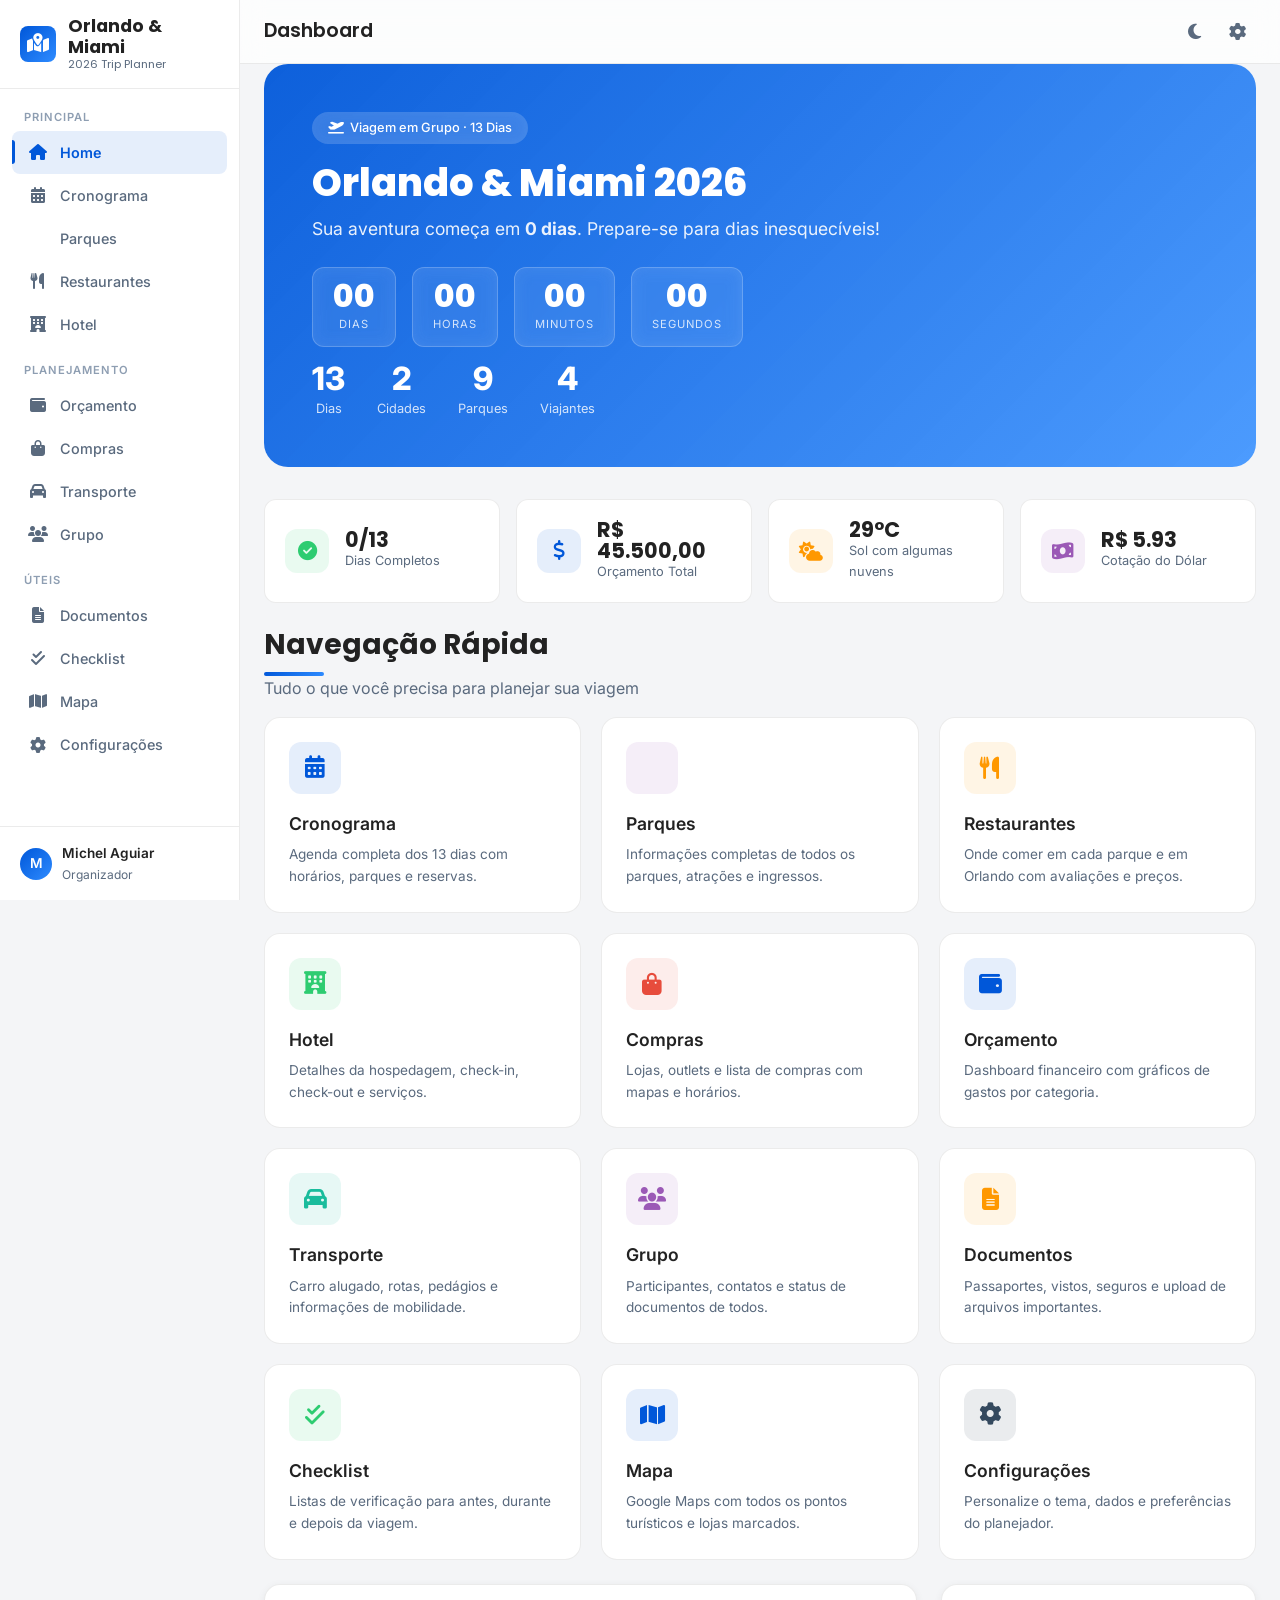
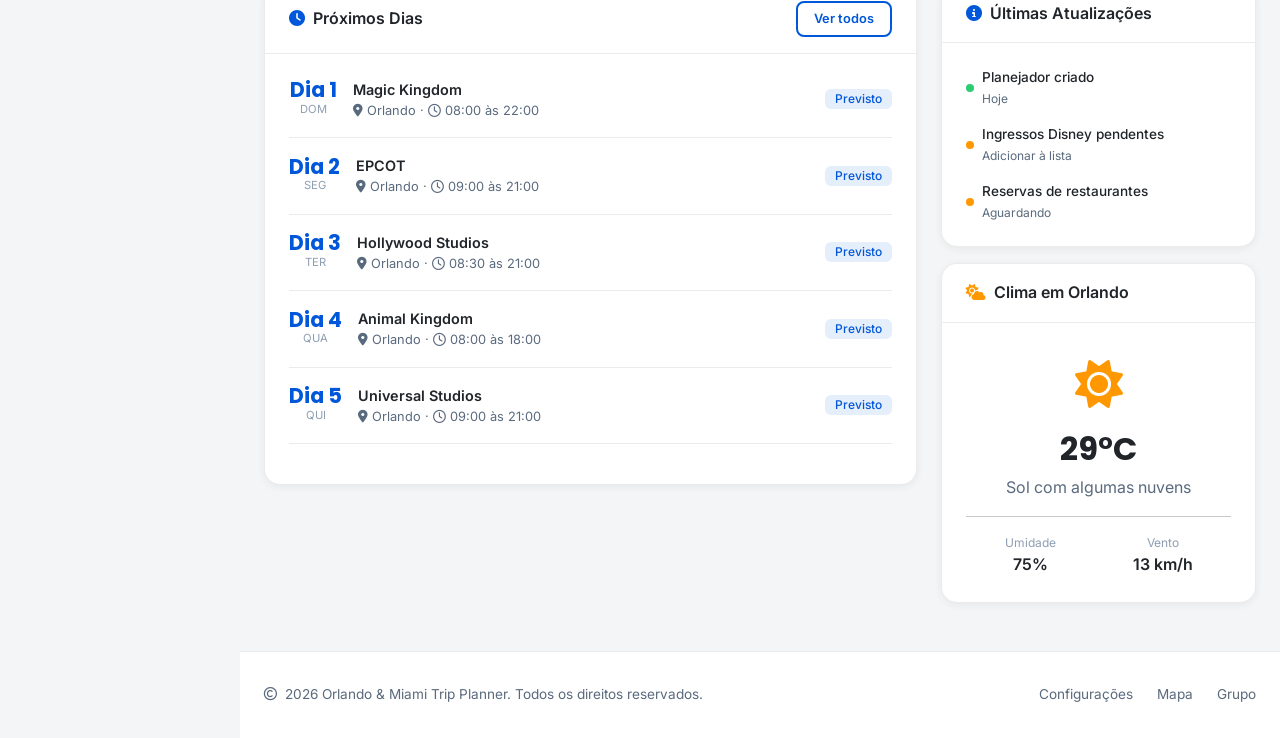
<file: index.html>
<!DOCTYPE html>
<html lang="pt-BR">
<head>
  <meta charset="UTF-8">
  <meta name="viewport" content="width=device-width, initial-scale=1.0">
  <title>Orlando & Miami 2026 - Trip Planner</title>
  <meta name="description" content="Portal de planejamento da viagem em grupo para Orlando e Miami em Novembro de 2026. 13 dias de aventura!">

  <!-- Google Fonts -->
  <link rel="preconnect" href="https://fonts.googleapis.com">
  <link rel="preconnect" href="https://fonts.gstatic.com" crossorigin>
  <link href="https://fonts.googleapis.com/css2?family=Inter:wght@300;400;500;600;700;800&family=Poppins:wght@500;600;700;800&display=swap" rel="stylesheet">

  <!-- Bootstrap 5.3 -->
  <link href="https://cdn.jsdelivr.net/npm/bootstrap@5.3.3/dist/css/bootstrap.min.css" rel="stylesheet">

  <!-- Font Awesome 6 -->
  <link href="https://cdnjs.cloudflare.com/ajax/libs/font-awesome/6.5.0/css/all.min.css" rel="stylesheet">

  <!-- AOS Animation -->
  <link href="https://unpkg.com/aos@2.3.1/dist/aos.css" rel="stylesheet">

  <!-- Animate.css -->
  <link href="https://cdnjs.cloudflare.com/ajax/libs/animate.css/4.1.1/animate.min.css" rel="stylesheet">

  <!-- Custom CSS -->
  <link rel="stylesheet" href="css/style.css">
  <link rel="stylesheet" href="css/dark.css">
  <link rel="stylesheet" href="css/animations.css">
  <link rel="stylesheet" href="css/responsive.css">
</head>
<body>

  <!-- Toast Container -->
  <div class="toast-container"></div>

  <!-- Back to Top -->
  <button class="back-to-top" data-back-to-top aria-label="Voltar ao topo">
    <i class="fas fa-arrow-up"></i>
  </button>

  <!-- App Layout -->
  <div class="app-layout">

    <!-- Sidebar -->
    <aside class="sidebar" id="sidebar">
      <div class="sidebar-header">
        <div class="logo-icon">
          <i class="fas fa-map-marked-alt"></i>
        </div>
        <div class="logo-text">
          Orlando & Miami
          <span>2026 Trip Planner</span>
        </div>
      </div>

      <nav class="sidebar-nav">
        <div class="nav-section">
          <div class="nav-label">Principal</div>
          <a href="index.html" class="nav-item active">
            <i class="fas fa-home"></i> Home
          </a>
          <a href="cronograma.html" class="nav-item">
            <i class="fas fa-calendar-alt"></i> Cronograma
          </a>
          <a href="parques.html" class="nav-item">
            <i class="fas fa-roller-coaster"></i> Parques
          </a>
          <a href="restaurantes.html" class="nav-item">
            <i class="fas fa-utensils"></i> Restaurantes
          </a>
          <a href="hotel.html" class="nav-item">
            <i class="fas fa-hotel"></i> Hotel
          </a>
        </div>

        <div class="nav-section">
          <div class="nav-label">Planejamento</div>
          <a href="orcamento.html" class="nav-item">
            <i class="fas fa-wallet"></i> Orçamento
          </a>
          <a href="compras.html" class="nav-item">
            <i class="fas fa-shopping-bag"></i> Compras
          </a>
          <a href="transporte.html" class="nav-item">
            <i class="fas fa-car"></i> Transporte
          </a>
          <a href="grupo.html" class="nav-item">
            <i class="fas fa-users"></i> Grupo
          </a>
        </div>

        <div class="nav-section">
          <div class="nav-label">Úteis</div>
          <a href="documentos.html" class="nav-item">
            <i class="fas fa-file-alt"></i> Documentos
          </a>
          <a href="checklist.html" class="nav-item">
            <i class="fas fa-check-double"></i> Checklist
          </a>
          <a href="mapa.html" class="nav-item">
            <i class="fas fa-map"></i> Mapa
          </a>
          <a href="configuracoes.html" class="nav-item">
            <i class="fas fa-cog"></i> Configurações
          </a>
        </div>
      </nav>

      <div class="sidebar-footer">
        <div class="user-info">
          <div class="user-avatar">M</div>
          <div>
            <div style="font-weight:600;font-size:0.85rem;">Michel Aguiar</div>
            <div style="font-size:0.75rem;color:var(--color-text-secondary);">Organizador</div>
          </div>
        </div>
      </div>
    </aside>

    <!-- Main Content -->
    <main class="main-content">

      <!-- Navbar -->
      <header class="navbar-top">
        <button class="sidebar-toggle" data-sidebar-toggle aria-label="Abrir menu">
          <i class="fas fa-bars"></i>
        </button>
        <span class="page-title">Dashboard</span>

        <div class="navbar-actions">
          <button class="btn-icon" data-theme-toggle aria-label="Alternar tema">
            <i class="fas fa-moon"></i>
          </button>
          <a href="configuracoes.html" class="btn-icon" aria-label="Configurações">
            <i class="fas fa-cog"></i>
          </a>
        </div>
      </header>

      <!-- Page Content -->
      <div class="page-content">

        <!-- Hero Section -->
        <section class="hero-section animate-fade-in">
          <div class="hero-bg" style="background-image: url('https://images.unsplash.com/photo-1538688423619-a81d3f23454b?w=1200&q=80');"></div>
          <div class="hero-content">
            <div class="hero-badge">
              <i class="fas fa-plane-departure"></i>
              Viagem em Grupo · 13 Dias
            </div>
            <h1 class="hero-title">Orlando & Miami 2026</h1>
            <p class="hero-subtitle">Sua aventura começa em <strong data-days-remaining>-- dias</strong>. Prepare-se para dias inesquecíveis!</p>

            <div class="countdown-container mb-3">
              <div class="countdown-item">
                <span class="count-number" data-countdown="days">00</span>
                <span class="count-label">Dias</span>
              </div>
              <div class="countdown-item">
                <span class="count-number" data-countdown="hours">00</span>
                <span class="count-label">Horas</span>
              </div>
              <div class="countdown-item">
                <span class="count-number" data-countdown="minutes">00</span>
                <span class="count-label">Minutos</span>
              </div>
              <div class="countdown-item">
                <span class="count-number" data-countdown="seconds">00</span>
                <span class="count-label">Segundos</span>
              </div>
            </div>

            <div class="hero-stats">
              <div class="hero-stat">
                <span class="stat-number">13</span>
                <span class="stat-label">Dias</span>
              </div>
              <div class="hero-stat">
                <span class="stat-number">2</span>
                <span class="stat-label">Cidades</span>
              </div>
              <div class="hero-stat">
                <span class="stat-number">9</span>
                <span class="stat-label">Parques</span>
              </div>
              <div class="hero-stat">
                <span class="stat-number">4</span>
                <span class="stat-label">Viajantes</span>
              </div>
            </div>
          </div>
        </section>

        <!-- Quick Stats -->
        <section class="stats-grid mb-4" data-aos="fade-up">
          <div class="stat-card">
            <div class="stat-icon" style="background:rgba(46,204,113,0.1);color:#2ECC71;">
              <i class="fas fa-check-circle"></i>
            </div>
            <div class="stat-info">
              <div class="stat-value">0/13</div>
              <div class="stat-label">Dias Completos</div>
            </div>
          </div>
          <div class="stat-card">
            <div class="stat-icon" style="background:rgba(0,87,217,0.1);color:#0057D9;">
              <i class="fas fa-dollar-sign"></i>
            </div>
            <div class="stat-info">
              <div class="stat-value" id="totalBudget">R$ 0</div>
              <div class="stat-label">Orçamento Total</div>
            </div>
          </div>
          <div class="stat-card">
            <div class="stat-icon" style="background:rgba(255,152,0,0.1);color:#FF9800;">
              <i class="fas fa-cloud-sun"></i>
            </div>
            <div class="stat-info">
              <div class="stat-value" id="weatherDisplay">--°C</div>
              <div class="stat-label" id="weatherCondition">Orlando</div>
            </div>
          </div>
          <div class="stat-card">
            <div class="stat-icon" style="background:rgba(155,89,182,0.1);color:#9B59B6;">
              <i class="fas fa-money-bill-wave"></i>
            </div>
            <div class="stat-info">
              <div class="stat-value" id="dollarRate">R$ 5,85</div>
              <div class="stat-label">Cotação do Dólar</div>
            </div>
          </div>
        </section>

        <!-- Feature Cards -->
        <div class="d-flex align-items-center justify-content-between mb-3">
          <div>
            <h2 class="section-title mb-0">Navegação Rápida</h2>
            <p class="section-subtitle mb-0">Tudo o que você precisa para planejar sua viagem</p>
          </div>
        </div>

        <div class="grid-cards stagger-children mb-4">
          <div class="feature-card" data-aos="fade-up" data-aos-delay="50">
            <div class="fc-icon" style="background:rgba(0,87,217,0.1);color:#0057D9;">
              <i class="fas fa-calendar-alt"></i>
            </div>
            <div class="fc-title">Cronograma</div>
            <p class="fc-desc">Agenda completa dos 13 dias com horários, parques e reservas.</p>
            <a href="cronograma.html" class="fc-link"></a>
          </div>

          <div class="feature-card" data-aos="fade-up" data-aos-delay="100">
            <div class="fc-icon" style="background:rgba(155,89,182,0.1);color:#9B59B6;">
              <i class="fas fa-roller-coaster"></i>
            </div>
            <div class="fc-title">Parques</div>
            <p class="fc-desc">Informações completas de todos os parques, atrações e ingressos.</p>
            <a href="parques.html" class="fc-link"></a>
          </div>

          <div class="feature-card" data-aos="fade-up" data-aos-delay="150">
            <div class="fc-icon" style="background:rgba(255,152,0,0.1);color:#FF9800;">
              <i class="fas fa-utensils"></i>
            </div>
            <div class="fc-title">Restaurantes</div>
            <p class="fc-desc">Onde comer em cada parque e em Orlando com avaliações e preços.</p>
            <a href="restaurantes.html" class="fc-link"></a>
          </div>

          <div class="feature-card" data-aos="fade-up" data-aos-delay="200">
            <div class="fc-icon" style="background:rgba(46,204,113,0.1);color:#2ECC71;">
              <i class="fas fa-hotel"></i>
            </div>
            <div class="fc-title">Hotel</div>
            <p class="fc-desc">Detalhes da hospedagem, check-in, check-out e serviços.</p>
            <a href="hotel.html" class="fc-link"></a>
          </div>

          <div class="feature-card" data-aos="fade-up" data-aos-delay="250">
            <div class="fc-icon" style="background:rgba(231,76,60,0.1);color:#E74C3C;">
              <i class="fas fa-shopping-bag"></i>
            </div>
            <div class="fc-title">Compras</div>
            <p class="fc-desc">Lojas, outlets e lista de compras com mapas e horários.</p>
            <a href="compras.html" class="fc-link"></a>
          </div>

          <div class="feature-card" data-aos="fade-up" data-aos-delay="300">
            <div class="fc-icon" style="background:rgba(0,87,217,0.1);color:#0057D9;">
              <i class="fas fa-wallet"></i>
            </div>
            <div class="fc-title">Orçamento</div>
            <p class="fc-desc">Dashboard financeiro com gráficos de gastos por categoria.</p>
            <a href="orcamento.html" class="fc-link"></a>
          </div>

          <div class="feature-card" data-aos="fade-up" data-aos-delay="350">
            <div class="fc-icon" style="background:rgba(26,188,156,0.1);color:#1ABC9C;">
              <i class="fas fa-car"></i>
            </div>
            <div class="fc-title">Transporte</div>
            <p class="fc-desc">Carro alugado, rotas, pedágios e informações de mobilidade.</p>
            <a href="transporte.html" class="fc-link"></a>
          </div>

          <div class="feature-card" data-aos="fade-up" data-aos-delay="400">
            <div class="fc-icon" style="background:rgba(155,89,182,0.1);color:#9B59B6;">
              <i class="fas fa-users"></i>
            </div>
            <div class="fc-title">Grupo</div>
            <p class="fc-desc">Participantes, contatos e status de documentos de todos.</p>
            <a href="grupo.html" class="fc-link"></a>
          </div>

          <div class="feature-card" data-aos="fade-up" data-aos-delay="450">
            <div class="fc-icon" style="background:rgba(255,152,0,0.1);color:#FF9800;">
              <i class="fas fa-file-alt"></i>
            </div>
            <div class="fc-title">Documentos</div>
            <p class="fc-desc">Passaportes, vistos, seguros e upload de arquivos importantes.</p>
            <a href="documentos.html" class="fc-link"></a>
          </div>

          <div class="feature-card" data-aos="fade-up" data-aos-delay="500">
            <div class="fc-icon" style="background:rgba(46,204,113,0.1);color:#2ECC71;">
              <i class="fas fa-check-double"></i>
            </div>
            <div class="fc-title">Checklist</div>
            <p class="fc-desc">Listas de verificação para antes, durante e depois da viagem.</p>
            <a href="checklist.html" class="fc-link"></a>
          </div>

          <div class="feature-card" data-aos="fade-up" data-aos-delay="550">
            <div class="fc-icon" style="background:rgba(0,87,217,0.1);color:#0057D9;">
              <i class="fas fa-map"></i>
            </div>
            <div class="fc-title">Mapa</div>
            <p class="fc-desc">Google Maps com todos os pontos turísticos e lojas marcados.</p>
            <a href="mapa.html" class="fc-link"></a>
          </div>

          <div class="feature-card" data-aos="fade-up" data-aos-delay="600">
            <div class="fc-icon" style="background:rgba(52,73,94,0.1);color:#34495E;">
              <i class="fas fa-cog"></i>
            </div>
            <div class="fc-title">Configurações</div>
            <p class="fc-desc">Personalize o tema, dados e preferências do planejador.</p>
            <a href="configuracoes.html" class="fc-link"></a>
          </div>
        </div>

        <!-- Next Upcoming Section -->
        <div class="row g-4 mb-4">
          <div class="col-lg-8">
            <div class="card" data-aos="fade-up">
              <div class="card-header d-flex align-items-center justify-content-between">
                <span><i class="fas fa-clock me-2 text-primary"></i>Próximos Dias</span>
                <a href="cronograma.html" class="btn btn-sm btn-outline-primary">Ver todos</a>
              </div>
              <div class="card-body">
                <div id="nextDaysContainer">
                  <div class="text-center text-muted py-3">
                    <i class="fas fa-spinner fa-spin me-2"></i>Carregando...
                  </div>
                </div>
              </div>
            </div>
          </div>

          <div class="col-lg-4">
            <div class="card" data-aos="fade-up" data-aos-delay="100">
              <div class="card-header">
                <i class="fas fa-info-circle me-2 text-primary"></i>Últimas Atualizações
              </div>
              <div class="card-body">
                <div id="updatesFeed">
                  <div class="d-flex align-items-center gap-2 mb-3">
                    <div class="status-dot confirmed"></div>
                    <div>
                      <div style="font-size:0.85rem;font-weight:500;">Planejador criado</div>
                      <div style="font-size:0.75rem;color:var(--color-text-secondary);">Hoje</div>
                    </div>
                  </div>
                  <div class="d-flex align-items-center gap-2 mb-3">
                    <div class="status-dot pending"></div>
                    <div>
                      <div style="font-size:0.85rem;font-weight:500;">Ingressos Disney pendentes</div>
                      <div style="font-size:0.75rem;color:var(--color-text-secondary);">Adicionar à lista</div>
                    </div>
                  </div>
                  <div class="d-flex align-items-center gap-2">
                    <div class="status-dot pending"></div>
                    <div>
                      <div style="font-size:0.85rem;font-weight:500;">Reservas de restaurantes</div>
                      <div style="font-size:0.75rem;color:var(--color-text-secondary);">Aguardando</div>
                    </div>
                  </div>
                </div>
              </div>
            </div>

            <div class="card mt-3" data-aos="fade-up" data-aos-delay="200">
              <div class="card-header">
                <i class="fas fa-cloud-sun me-2 text-warning"></i>Clima em Orlando
              </div>
              <div class="card-body text-center">
                <div style="font-size:3rem;color:var(--color-warning);">
                  <i class="fas fa-sun"></i>
                </div>
                <div style="font-size:2rem;font-weight:700;font-family:var(--font-display);" id="weatherTemp">--°C</div>
                <div style="color:var(--color-text-secondary);" id="weatherDesc">Carregando...</div>
                <hr>
                <div class="d-flex justify-content-around text-center">
                  <div>
                    <div style="font-size:0.75rem;color:var(--color-text-light);">Umidade</div>
                    <div style="font-weight:600;" id="weatherHumidity">--</div>
                  </div>
                  <div>
                    <div style="font-size:0.75rem;color:var(--color-text-light);">Vento</div>
                    <div style="font-weight:600;" id="weatherWind">--</div>
                  </div>
                </div>
              </div>
            </div>
          </div>
        </div>

      </div>

      <!-- Footer -->
      <footer class="app-footer">
        <div class="footer-content">
          <div class="footer-copyright">
            <i class="far fa-copyright me-1"></i> 2026 Orlando & Miami Trip Planner. Todos os direitos reservados.
          </div>
          <div class="footer-links">
            <a href="configuracoes.html">Configurações</a>
            <a href="mapa.html">Mapa</a>
            <a href="grupo.html">Grupo</a>
          </div>
        </div>
      </footer>

    </main>
  </div>

  <!-- Bootstrap JS -->
  <script src="https://cdn.jsdelivr.net/npm/bootstrap@5.3.3/dist/js/bootstrap.bundle.min.js"></script>

  <!-- AOS Animation JS -->
  <script src="https://unpkg.com/aos@2.3.1/dist/aos.js"></script>

  <!-- Custom JS -->
  <script src="js/storage.js"></script>
  <script src="js/theme.js"></script>
  <script src="js/countdown.js"></script>
  <script src="js/app.js"></script>

  <script>
    // Initialize AOS
    AOS.init({
      duration: 600,
      once: true,
      easing: 'ease-out-cubic'
    });

    // Update dashboard with dynamic data on load
    document.addEventListener('DOMContentLoaded', function() {
      // Budget total
      const budgetData = Store.get('orlando_budget', DefaultData.budget);
      const total = budgetData.categories.reduce((sum, cat) => sum + cat.budget, 0);
      document.getElementById('totalBudget').textContent = App.formatCurrency(total);

      // Weather (simulated)
      const weather = App.getWeather();
      document.getElementById('weatherDisplay').textContent = weather.temperature + '°C';
      document.getElementById('weatherCondition').textContent = weather.condition;
      document.getElementById('weatherTemp').textContent = weather.temperature + '°C';
      document.getElementById('weatherDesc').textContent = weather.condition;
      document.getElementById('weatherHumidity').textContent = weather.humidity;
      document.getElementById('weatherWind').textContent = weather.wind;

      // Dollar rate
      const rate = App.data.dollarRate;
      document.getElementById('dollarRate').textContent = 'R$ ' + rate;

      // Next days
      const schedule = Store.get('orlando_schedule', DefaultData.schedule);
      const upcoming = schedule.filter(d => d.status !== 'completed').slice(0, 5);
      const container = document.getElementById('nextDaysContainer');

      if (upcoming.length === 0) {
        container.innerHTML = '<div class="text-center text-muted py-3">Todos os dias foram completados!</div>';
      } else {
        container.innerHTML = upcoming.map(d => `
          <div class="d-flex align-items-center gap-3 mb-3 pb-3" style="border-bottom:1px solid var(--color-border);">
            <div class="text-center" style="min-width:48px;">
              <div style="font-size:1.3rem;font-weight:700;font-family:var(--font-display);color:var(--color-primary);line-height:1;">Dia ${d.day}</div>
              <div style="font-size:0.7rem;color:var(--color-text-light);text-transform:uppercase;">${d.weekday?.substring(0,3)}</div>
            </div>
            <div style="flex:1;min-width:0;">
              <div style="font-weight:600;font-size:0.9rem;">${d.park}</div>
              <div style="font-size:0.8rem;color:var(--color-text-secondary);">
                <i class="fas fa-map-marker-alt me-1"></i>${d.city}
                ${d.checkIn !== '-' ? ` · <i class="far fa-clock me-1"></i>${d.checkIn} às ${d.checkOut}` : ''}
              </div>
            </div>
            <span class="badge ${d.status === 'completed' ? 'badge-success' : 'badge-primary'}">${d.status === 'completed' ? 'Completo' : 'Previsto'}</span>
          </div>
        `).join('');
      }
    });
  </script>

</body>
</html>
</file>
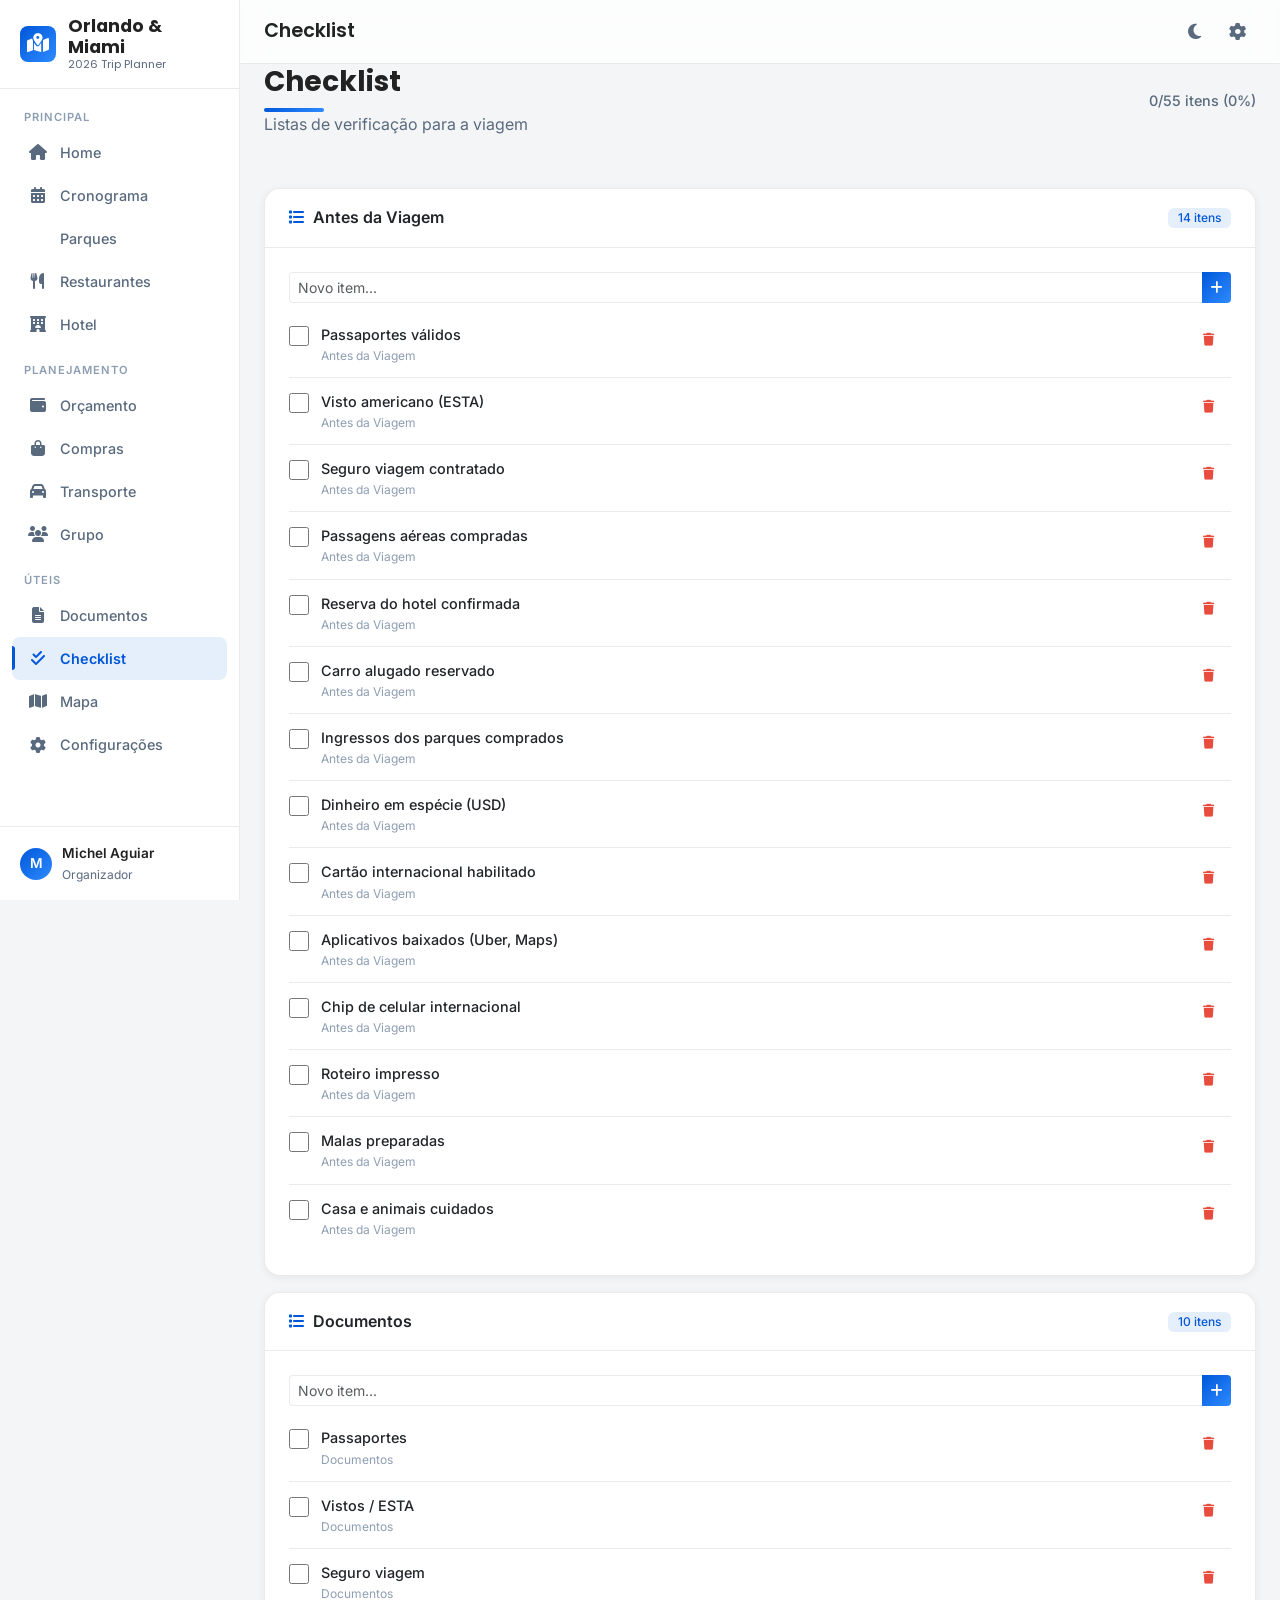
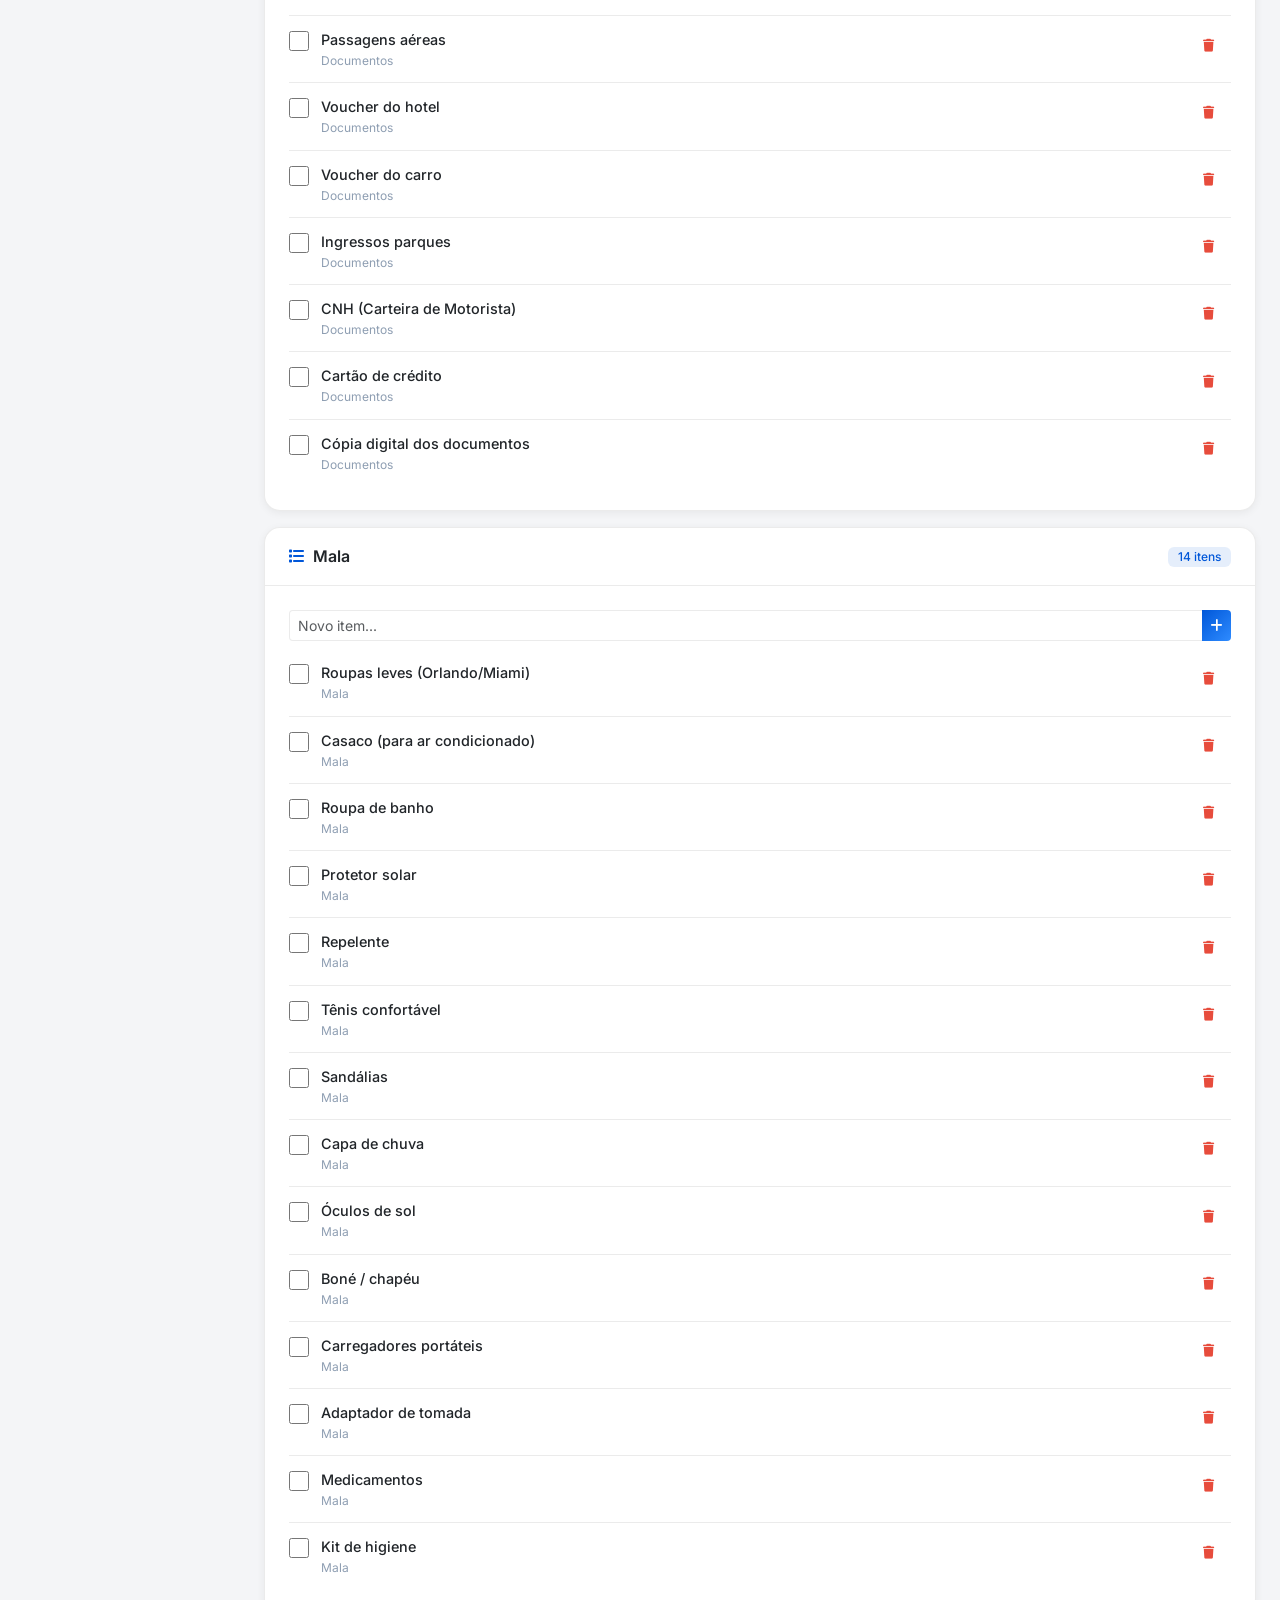
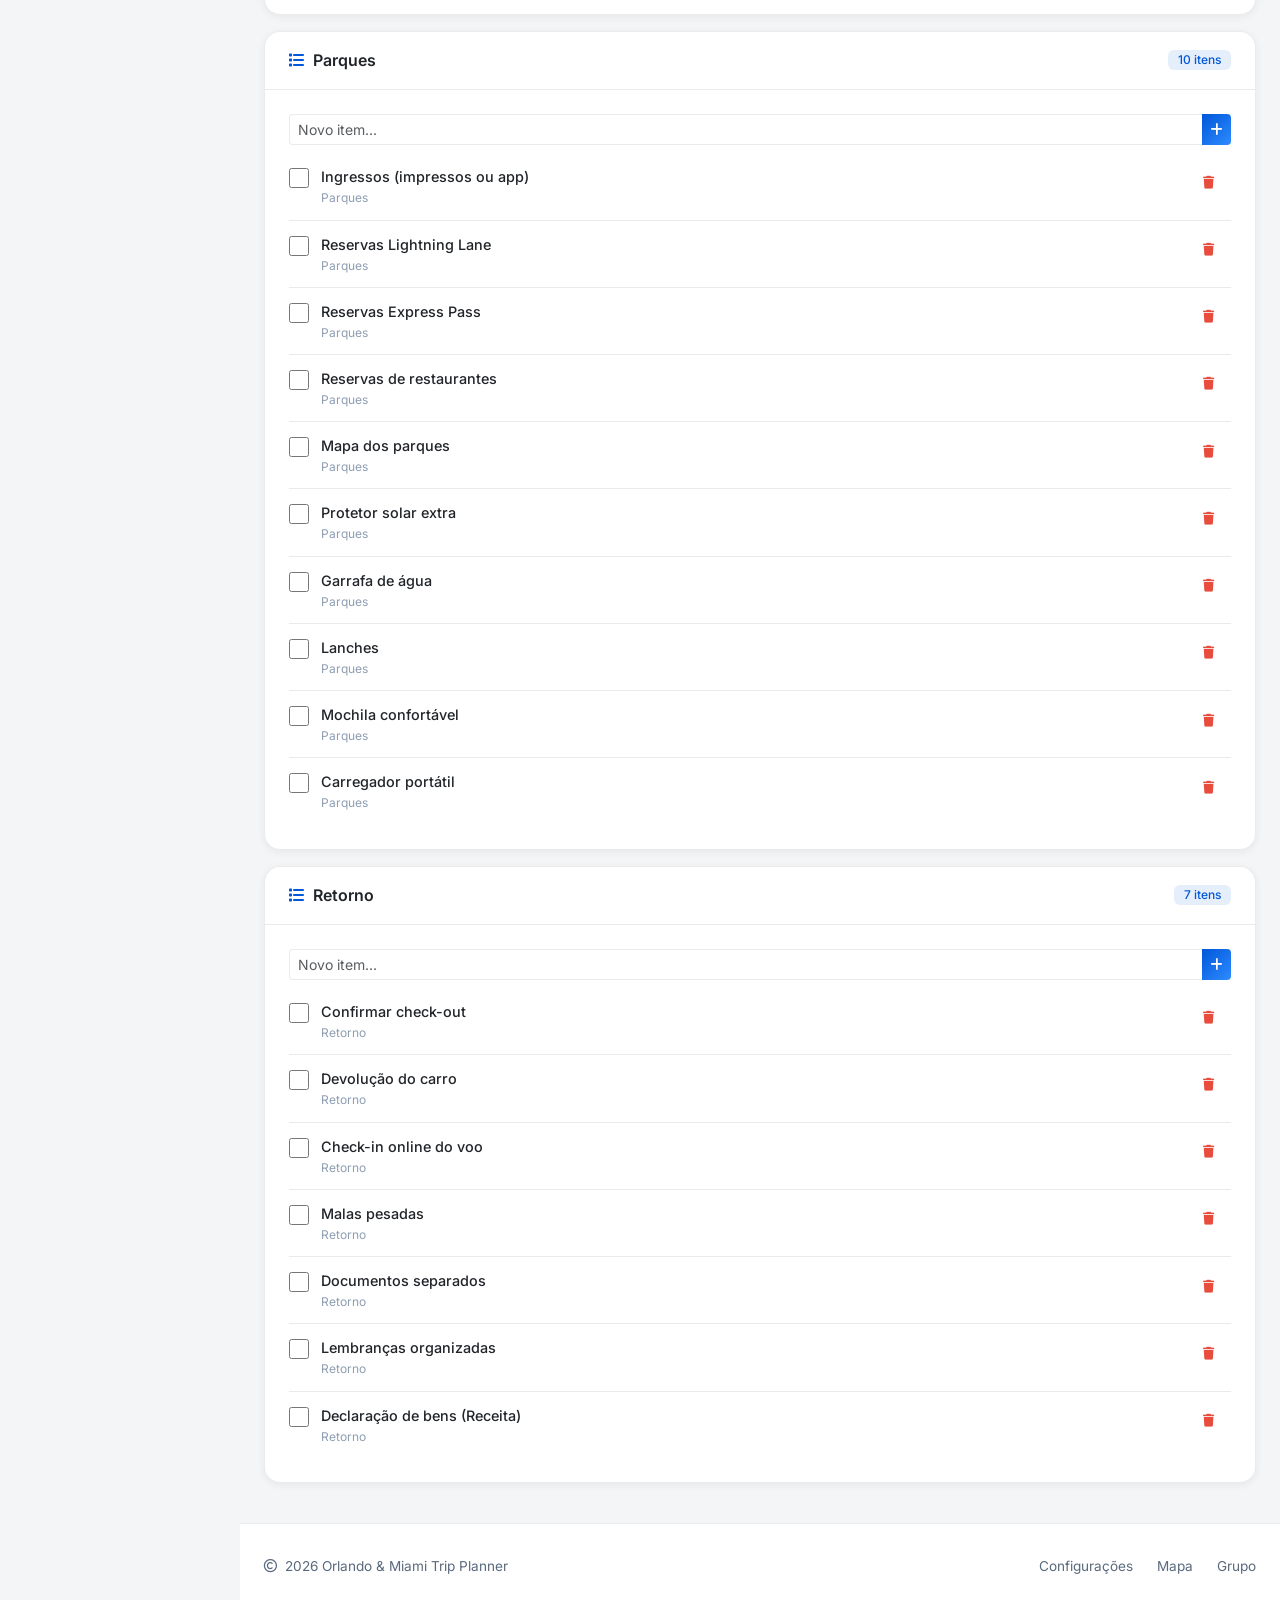
<file: checklist.html>
<!DOCTYPE html>
<html lang="pt-BR">
<head>
  <meta charset="UTF-8">
  <meta name="viewport" content="width=device-width, initial-scale=1.0">
  <title>Checklist - Orlando & Miami 2026</title>
  <link rel="preconnect" href="https://fonts.googleapis.com">
  <link rel="preconnect" href="https://fonts.gstatic.com" crossorigin>
  <link href="https://fonts.googleapis.com/css2?family=Inter:wght@300;400;500;600;700;800&family=Poppins:wght@500;600;700;800&display=swap" rel="stylesheet">
  <link href="https://cdn.jsdelivr.net/npm/bootstrap@5.3.3/dist/css/bootstrap.min.css" rel="stylesheet">
  <link href="https://cdnjs.cloudflare.com/ajax/libs/font-awesome/6.5.0/css/all.min.css" rel="stylesheet">
  <link href="https://unpkg.com/aos@2.3.1/dist/aos.css" rel="stylesheet">
  <link href="https://cdnjs.cloudflare.com/ajax/libs/animate.css/4.1.1/animate.min.css" rel="stylesheet">
  <link rel="stylesheet" href="css/style.css">
  <link rel="stylesheet" href="css/dark.css">
  <link rel="stylesheet" href="css/animations.css">
  <link rel="stylesheet" href="css/responsive.css">
</head>
<body>
  <div class="toast-container"></div>
  <button class="back-to-top" data-back-to-top><i class="fas fa-arrow-up"></i></button>
  <div class="app-layout">
    <aside class="sidebar" id="sidebar">
      <div class="sidebar-header"><div class="logo-icon"><i class="fas fa-map-marked-alt"></i></div><div class="logo-text">Orlando & Miami<span>2026 Trip Planner</span></div></div>
      <nav class="sidebar-nav">
        <div class="nav-section"><div class="nav-label">Principal</div>
          <a href="index.html" class="nav-item"><i class="fas fa-home"></i> Home</a>
          <a href="cronograma.html" class="nav-item"><i class="fas fa-calendar-alt"></i> Cronograma</a>
          <a href="parques.html" class="nav-item"><i class="fas fa-roller-coaster"></i> Parques</a>
          <a href="restaurantes.html" class="nav-item"><i class="fas fa-utensils"></i> Restaurantes</a>
          <a href="hotel.html" class="nav-item"><i class="fas fa-hotel"></i> Hotel</a>
        </div>
        <div class="nav-section"><div class="nav-label">Planejamento</div>
          <a href="orcamento.html" class="nav-item"><i class="fas fa-wallet"></i> Orçamento</a>
          <a href="compras.html" class="nav-item"><i class="fas fa-shopping-bag"></i> Compras</a>
          <a href="transporte.html" class="nav-item"><i class="fas fa-car"></i> Transporte</a>
          <a href="grupo.html" class="nav-item"><i class="fas fa-users"></i> Grupo</a>
        </div>
        <div class="nav-section"><div class="nav-label">Úteis</div>
          <a href="documentos.html" class="nav-item"><i class="fas fa-file-alt"></i> Documentos</a>
          <a href="checklist.html" class="nav-item active"><i class="fas fa-check-double"></i> Checklist</a>
          <a href="mapa.html" class="nav-item"><i class="fas fa-map"></i> Mapa</a>
          <a href="configuracoes.html" class="nav-item"><i class="fas fa-cog"></i> Configurações</a>
        </div>
      </nav>
      <div class="sidebar-footer"><div class="user-info"><div class="user-avatar">M</div><div><div style="font-weight:600;font-size:0.85rem;">Michel Aguiar</div><div style="font-size:0.75rem;color:var(--color-text-secondary);">Organizador</div></div></div></div>
    </aside>
    <main class="main-content">
      <header class="navbar-top">
        <button class="sidebar-toggle" data-sidebar-toggle><i class="fas fa-bars"></i></button>
        <span class="page-title">Checklist</span>
        <div class="navbar-actions">
          <button class="btn-icon" data-theme-toggle><i class="fas fa-moon"></i></button>
          <a href="configuracoes.html" class="btn-icon"><i class="fas fa-cog"></i></a>
        </div>
      </header>
      <div class="page-content">
        <div class="d-flex align-items-center justify-content-between mb-3 flex-wrap gap-2">
          <div>
            <h1 class="section-title mb-0">Checklist</h1>
            <p class="section-subtitle mb-0">Listas de verificação para a viagem</p>
          </div>
          <div>
            <span id="checklistProgress" style="font-size:0.9rem;color:var(--color-text-secondary);font-weight:500;">0% completo</span>
          </div>
        </div>

        <!-- Progress -->
        <div class="progress mb-4" style="height:10px;" data-aos="fade-up">
          <div class="progress-bar" id="checklistProgressBar" style="width:0%;" role="progressbar"></div>
        </div>

        <!-- Checklist Categories -->
        <div id="checklistContainer">
          <div class="text-center text-muted py-4"><i class="fas fa-spinner fa-spin me-2"></i>Carregando...</div>
        </div>
      </div>
      <footer class="app-footer">
        <div class="footer-content">
          <div class="footer-copyright"><i class="far fa-copyright me-1"></i> 2026 Orlando & Miami Trip Planner</div>
          <div class="footer-links"><a href="configuracoes.html">Configurações</a><a href="mapa.html">Mapa</a><a href="grupo.html">Grupo</a></div>
        </div>
      </footer>
    </main>
  </div>

  <script src="https://cdn.jsdelivr.net/npm/bootstrap@5.3.3/dist/js/bootstrap.bundle.min.js"></script>
  <script src="https://unpkg.com/aos@2.3.1/dist/aos.js"></script>
  <script src="js/storage.js"></script>
  <script src="js/theme.js"></script>
  <script src="js/countdown.js"></script>
  <script src="js/app.js"></script>

  <script>
    AOS.init({ duration: 600, once: true, easing: 'ease-out-cubic' });

    function initChecklist() {
      let checklist = Store.get('orlando_checklist', DefaultData.checklist);
      let state = Store.get('orlando_checklist_state', {});

      const container = document.getElementById('checklistContainer');
      let totalItems = 0;
      let completedItems = 0;

      let html = '';
      Object.keys(checklist).forEach(category => {
        const items = checklist[category];
        html += `
          <div class="card mb-3" data-aos="fade-up">
            <div class="card-header d-flex align-items-center justify-content-between">
              <span><i class="fas fa-list me-2 text-primary"></i>${category}</span>
              <span class="badge badge-primary">${items.length} itens</span>
            </div>
            <div class="card-body">
              <div class="mb-2">
                <div class="input-group input-group-sm">
                  <input type="text" class="form-control" placeholder="Novo item..." id="newCheck_${category}" onkeypress="if(event.key==='Enter')addChecklistItem('${category}')">
                  <button class="btn btn-primary" onclick="addChecklistItem('${category}')"><i class="fas fa-plus"></i></button>
                </div>
              </div>
              <div id="checklist_${category}">
                ${items.map((item, idx) => {
                  const key = category + '|' + idx;
                  const done = state[key] || false;
                  if (done) completedItems++;
                  totalItems++;
                  return `
                    <div class="checklist-item ${done ? 'completed' : ''}">
                      <input type="checkbox" class="check-input" ${done ? 'checked' : ''} onchange="toggleChecklistItem('${category}', ${idx})">
                      <div class="check-content">
                        <div class="check-title">${item}</div>
                        <div class="check-category">${category}</div>
                      </div>
                      <button class="btn btn-sm text-danger" onclick="removeChecklistItem('${category}', ${idx})"><i class="fas fa-trash"></i></button>
                    </div>
                  `;
                }).join('')}
              </div>
            </div>
          </div>
        `;
      });

      container.innerHTML = html;

      const pct = totalItems > 0 ? Math.round((completedItems / totalItems) * 100) : 0;
      document.getElementById('checklistProgress').textContent = `${completedItems}/${totalItems} itens (${pct}%)`;
      document.getElementById('checklistProgressBar').style.width = pct + '%';
    }

    function toggleChecklistItem(category, idx) {
      let state = Store.get('orlando_checklist_state', {});
      const key = category + '|' + idx;
      state[key] = !state[key];
      Store.set('orlando_checklist_state', state);
      initChecklist();
    }

    function addChecklistItem(category) {
      const input = document.getElementById('newCheck_' + category);
      const text = input.value.trim();
      if (!text) return;

      let checklist = Store.get('orlando_checklist', DefaultData.checklist);
      if (!checklist[category]) checklist[category] = [];
      checklist[category].push(text);
      Store.set('orlando_checklist', checklist);
      input.value = '';
      initChecklist();
      App.showToast('Item adicionado', text, 'success');
    }

    function removeChecklistItem(category, idx) {
      if (!confirm('Remover este item?')) return;
      let checklist = Store.get('orlando_checklist', DefaultData.checklist);
      checklist[category].splice(idx, 1);
      Store.set('orlando_checklist', checklist);

      // Clean up state
      let state = Store.get('orlando_checklist_state', {});
      const newState = {};
      Object.keys(state).forEach(k => {
        const [cat, i] = k.split('|');
        if (cat !== category || parseInt(i) !== idx) {
          // Reindex
          const parsedIdx = parseInt(i);
          if (cat === category && parsedIdx > idx) {
            newState[cat + '|' + (parsedIdx - 1)] = state[k];
          } else {
            newState[k] = state[k];
          }
        }
      });
      Store.set('orlando_checklist_state', newState);
      initChecklist();
      App.showToast('Item removido', '', 'info');
    }

    document.addEventListener('DOMContentLoaded', initChecklist);
  </script>
</body>
</html>
</file>
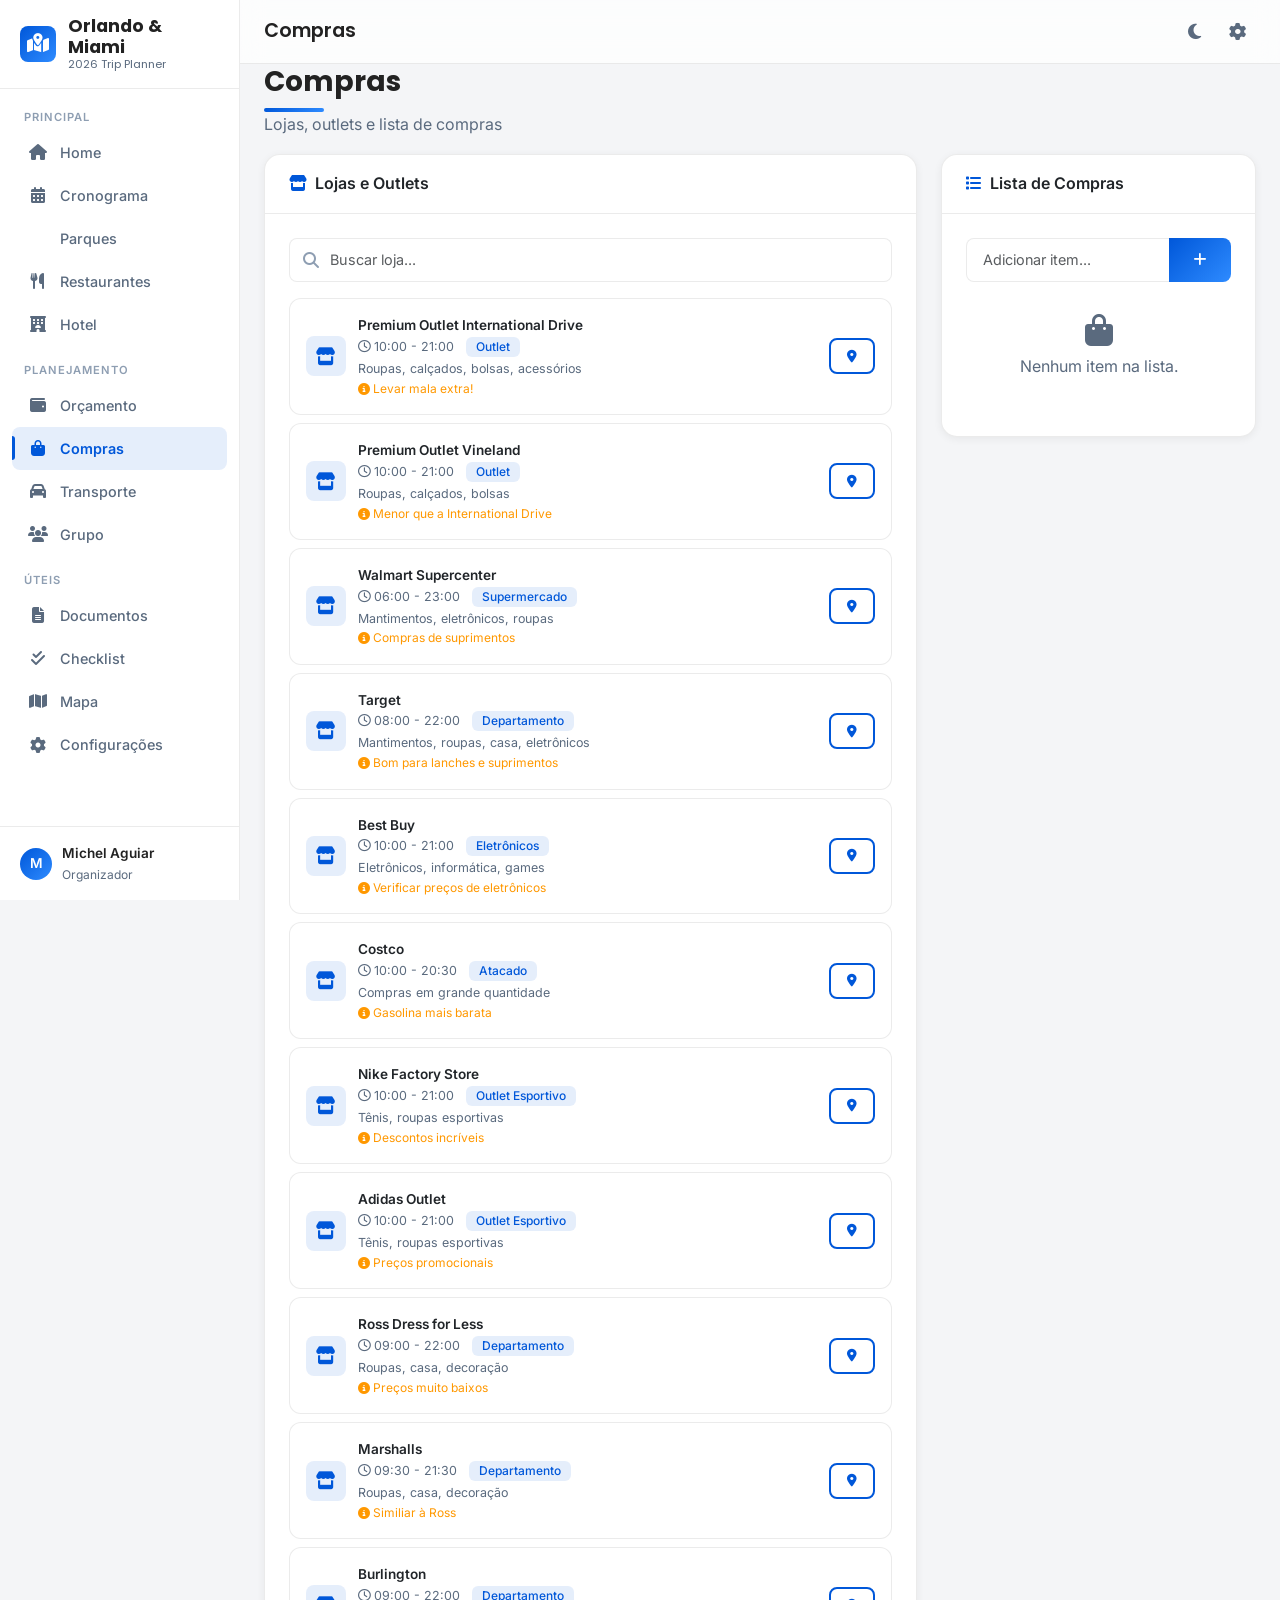
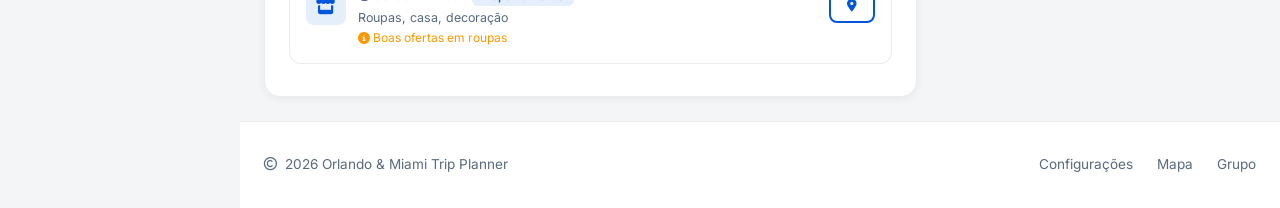
<file: compras.html>
<!DOCTYPE html>
<html lang="pt-BR">
<head>
  <meta charset="UTF-8">
  <meta name="viewport" content="width=device-width, initial-scale=1.0">
  <title>Compras - Orlando & Miami 2026</title>
  <link rel="preconnect" href="https://fonts.googleapis.com">
  <link rel="preconnect" href="https://fonts.gstatic.com" crossorigin>
  <link href="https://fonts.googleapis.com/css2?family=Inter:wght@300;400;500;600;700;800&family=Poppins:wght@500;600;700;800&display=swap" rel="stylesheet">
  <link href="https://cdn.jsdelivr.net/npm/bootstrap@5.3.3/dist/css/bootstrap.min.css" rel="stylesheet">
  <link href="https://cdnjs.cloudflare.com/ajax/libs/font-awesome/6.5.0/css/all.min.css" rel="stylesheet">
  <link href="https://unpkg.com/aos@2.3.1/dist/aos.css" rel="stylesheet">
  <link href="https://cdnjs.cloudflare.com/ajax/libs/animate.css/4.1.1/animate.min.css" rel="stylesheet">
  <link rel="stylesheet" href="css/style.css">
  <link rel="stylesheet" href="css/dark.css">
  <link rel="stylesheet" href="css/animations.css">
  <link rel="stylesheet" href="css/responsive.css">
</head>
<body>
  <div class="toast-container"></div>
  <button class="back-to-top" data-back-to-top><i class="fas fa-arrow-up"></i></button>
  <div class="app-layout">
    <aside class="sidebar" id="sidebar">
      <div class="sidebar-header"><div class="logo-icon"><i class="fas fa-map-marked-alt"></i></div><div class="logo-text">Orlando & Miami<span>2026 Trip Planner</span></div></div>
      <nav class="sidebar-nav">
        <div class="nav-section"><div class="nav-label">Principal</div>
          <a href="index.html" class="nav-item"><i class="fas fa-home"></i> Home</a>
          <a href="cronograma.html" class="nav-item"><i class="fas fa-calendar-alt"></i> Cronograma</a>
          <a href="parques.html" class="nav-item"><i class="fas fa-roller-coaster"></i> Parques</a>
          <a href="restaurantes.html" class="nav-item"><i class="fas fa-utensils"></i> Restaurantes</a>
          <a href="hotel.html" class="nav-item"><i class="fas fa-hotel"></i> Hotel</a>
        </div>
        <div class="nav-section"><div class="nav-label">Planejamento</div>
          <a href="orcamento.html" class="nav-item"><i class="fas fa-wallet"></i> Orçamento</a>
          <a href="compras.html" class="nav-item active"><i class="fas fa-shopping-bag"></i> Compras</a>
          <a href="transporte.html" class="nav-item"><i class="fas fa-car"></i> Transporte</a>
          <a href="grupo.html" class="nav-item"><i class="fas fa-users"></i> Grupo</a>
        </div>
        <div class="nav-section"><div class="nav-label">Úteis</div>
          <a href="documentos.html" class="nav-item"><i class="fas fa-file-alt"></i> Documentos</a>
          <a href="checklist.html" class="nav-item"><i class="fas fa-check-double"></i> Checklist</a>
          <a href="mapa.html" class="nav-item"><i class="fas fa-map"></i> Mapa</a>
          <a href="configuracoes.html" class="nav-item"><i class="fas fa-cog"></i> Configurações</a>
        </div>
      </nav>
      <div class="sidebar-footer"><div class="user-info"><div class="user-avatar">M</div><div><div style="font-weight:600;font-size:0.85rem;">Michel Aguiar</div><div style="font-size:0.75rem;color:var(--color-text-secondary);">Organizador</div></div></div></div>
    </aside>
    <main class="main-content">
      <header class="navbar-top">
        <button class="sidebar-toggle" data-sidebar-toggle><i class="fas fa-bars"></i></button>
        <span class="page-title">Compras</span>
        <div class="navbar-actions">
          <button class="btn-icon" data-theme-toggle><i class="fas fa-moon"></i></button>
          <a href="configuracoes.html" class="btn-icon"><i class="fas fa-cog"></i></a>
        </div>
      </header>
      <div class="page-content">
        <div class="d-flex align-items-center justify-content-between mb-3">
          <div><h1 class="section-title mb-0">Compras</h1><p class="section-subtitle mb-0">Lojas, outlets e lista de compras</p></div>
        </div>

        <div class="row g-4">
          <div class="col-lg-8">
            <div class="card" data-aos="fade-up">
              <div class="card-header"><i class="fas fa-store me-2 text-primary"></i>Lojas e Outlets</div>
              <div class="card-body">
                <div class="filter-bar mb-3">
                  <div class="search-box">
                    <i class="fas fa-search"></i>
                    <input type="text" class="form-control" id="storeSearch" placeholder="Buscar loja..." oninput="filterStores()">
                  </div>
                </div>
                <div id="storesContainer">
                  <div class="text-center text-muted py-3"><i class="fas fa-spinner fa-spin me-2"></i>Carregando...</div>
                </div>
              </div>
            </div>
          </div>

          <div class="col-lg-4">
            <div class="card" data-aos="fade-up" data-aos-delay="100">
              <div class="card-header"><i class="fas fa-list me-2 text-primary"></i>Lista de Compras</div>
              <div class="card-body">
                <div class="mb-3">
                  <div class="input-group">
                    <input type="text" class="form-control" id="newItemName" placeholder="Adicionar item..." onkeypress="if(event.key==='Enter')addShoppingItem()">
                    <button class="btn btn-primary" onclick="addShoppingItem()"><i class="fas fa-plus"></i></button>
                  </div>
                </div>
                <div id="shoppingListContainer">
                  <div class="text-center text-muted py-3">Nenhum item na lista.</div>
                </div>
              </div>
            </div>
          </div>
        </div>
      </div>
      <footer class="app-footer">
        <div class="footer-content">
          <div class="footer-copyright"><i class="far fa-copyright me-1"></i> 2026 Orlando & Miami Trip Planner</div>
          <div class="footer-links"><a href="configuracoes.html">Configurações</a><a href="mapa.html">Mapa</a><a href="grupo.html">Grupo</a></div>
        </div>
      </footer>
    </main>
  </div>

  <script src="https://cdn.jsdelivr.net/npm/bootstrap@5.3.3/dist/js/bootstrap.bundle.min.js"></script>
  <script src="https://unpkg.com/aos@2.3.1/dist/aos.js"></script>
  <script src="js/storage.js"></script>
  <script src="js/theme.js"></script>
  <script src="js/countdown.js"></script>
  <script src="js/app.js"></script>

  <script>
    AOS.init({ duration: 600, once: true, easing: 'ease-out-cubic' });

    const stores = [
      { name: 'Premium Outlet International Drive', hours: '10:00 - 21:00', type: 'Outlet', products: 'Roupas, calçados, bolsas, acessórios', obs: 'Levar mala extra!', map: 'https://maps.google.com/?q=Premium+Outlet+International+Drive+Orlando' },
      { name: 'Premium Outlet Vineland', hours: '10:00 - 21:00', type: 'Outlet', products: 'Roupas, calçados, bolsas', obs: 'Menor que a International Drive', map: 'https://maps.google.com/?q=Premium+Outlet+Vineland+Orlando' },
      { name: 'Walmart Supercenter', hours: '06:00 - 23:00', type: 'Supermercado', products: 'Mantimentos, eletrônicos, roupas', obs: 'Compras de suprimentos', map: 'https://maps.google.com/?q=Walmart+Orlando+FL' },
      { name: 'Target', hours: '08:00 - 22:00', type: 'Departamento', products: 'Mantimentos, roupas, casa, eletrônicos', obs: 'Bom para lanches e suprimentos', map: 'https://maps.google.com/?q=Target+Orlando+FL' },
      { name: 'Best Buy', hours: '10:00 - 21:00', type: 'Eletrônicos', products: 'Eletrônicos, informática, games', obs: 'Verificar preços de eletrônicos', map: 'https://maps.google.com/?q=Best+Buy+Orlando+FL' },
      { name: 'Costco', hours: '10:00 - 20:30', type: 'Atacado', products: 'Compras em grande quantidade', obs: 'Gasolina mais barata', map: 'https://maps.google.com/?q=Costco+Orlando+FL' },
      { name: 'Nike Factory Store', hours: '10:00 - 21:00', type: 'Outlet Esportivo', products: 'Tênis, roupas esportivas', obs: 'Descontos incríveis', map: 'https://maps.google.com/?q=Nike+Factory+Store+Orlando' },
      { name: 'Adidas Outlet', hours: '10:00 - 21:00', type: 'Outlet Esportivo', products: 'Tênis, roupas esportivas', obs: 'Preços promocionais', map: 'https://maps.google.com/?q=Adidas+Outlet+Orlando' },
      { name: 'Ross Dress for Less', hours: '09:00 - 22:00', type: 'Departamento', products: 'Roupas, casa, decoração', obs: 'Preços muito baixos', map: 'https://maps.google.com/?q=Ross+Orlando+FL' },
      { name: 'Marshalls', hours: '09:30 - 21:30', type: 'Departamento', products: 'Roupas, casa, decoração', obs: 'Similiar à Ross', map: 'https://maps.google.com/?q=Marshalls+Orlando+FL' },
      { name: 'Burlington', hours: '09:00 - 22:00', type: 'Departamento', products: 'Roupas, casa, decoração', obs: 'Boas ofertas em roupas', map: 'https://maps.google.com/?q=Burlington+Orlando+FL' }
    ];

    function filterStores() {
      const search = document.getElementById('storeSearch').value.toLowerCase();
      const container = document.getElementById('storesContainer');
      const filtered = stores.filter(s => s.name.toLowerCase().includes(search) || s.type.toLowerCase().includes(search) || s.products.toLowerCase().includes(search));

      if (filtered.length === 0) {
        container.innerHTML = '<div class="text-center text-muted py-4"><i class="fas fa-search me-2"></i>Nenhuma loja encontrada.</div>';
        return;
      }

      container.innerHTML = filtered.map(s => `
        <div class="widget-card searchable mb-2">
          <div class="widget-icon" style="background:rgba(0,87,217,0.1);color:#0057D9;"><i class="fas fa-store"></i></div>
          <div class="widget-info">
            <div class="widget-title">${s.name}</div>
            <div style="font-size:0.78rem;color:var(--color-text-secondary);">
              <span class="me-2"><i class="far fa-clock"></i> ${s.hours}</span>
              <span class="badge badge-primary">${s.type}</span>
            </div>
            <div style="font-size:0.78rem;color:var(--color-text-secondary);margin-top:2px;">${s.products}</div>
            ${s.obs ? `<div style="font-size:0.75rem;color:var(--color-warning);"><i class="fas fa-info-circle"></i> ${s.obs}</div>` : ''}
          </div>
          <a href="${s.map}" target="_blank" class="btn btn-sm btn-outline-primary" title="Abrir no Google Maps"><i class="fas fa-map-marker-alt"></i></a>
        </div>
      `).join('');
    }

    function loadShoppingList() {
      const items = Store.get('orlando_shopping', []);
      const container = document.getElementById('shoppingListContainer');
      if (items.length === 0) {
        container.innerHTML = '<div class="text-center text-muted py-3"><i class="fas fa-shopping-bag fa-2x mb-2"></i><p>Nenhum item na lista.</p></div>';
        return;
      }
      container.innerHTML = items.map((item, idx) => `
        <div class="checklist-item ${item.done ? 'completed' : ''}">
          <input type="checkbox" class="check-input" ${item.done ? 'checked' : ''} onchange="toggleShoppingItem(${idx})">
          <div class="check-content">
            <div class="check-title">${item.name}</div>
            ${item.notes ? `<div class="check-category">${item.notes}</div>` : ''}
          </div>
          <button class="btn btn-sm text-danger" onclick="removeShoppingItem(${idx})"><i class="fas fa-trash"></i></button>
        </div>
      `).join('');
    }

    function addShoppingItem() {
      const input = document.getElementById('newItemName');
      const name = input.value.trim();
      if (!name) return;
      const items = Store.get('orlando_shopping', []);
      items.push({ name, notes: '', done: false });
      Store.set('orlando_shopping', items);
      input.value = '';
      loadShoppingList();
      App.showToast('Item adicionado', name, 'success');
    }

    function toggleShoppingItem(idx) {
      const items = Store.get('orlando_shopping', []);
      items[idx].done = !items[idx].done;
      Store.set('orlando_shopping', items);
      loadShoppingList();
    }

    function removeShoppingItem(idx) {
      const items = Store.get('orlando_shopping', []);
      items.splice(idx, 1);
      Store.set('orlando_shopping', items);
      loadShoppingList();
      App.showToast('Item removido', '', 'info');
    }

    document.addEventListener('DOMContentLoaded', () => { filterStores(); loadShoppingList(); });
  </script>
</body>
</html>
</file>
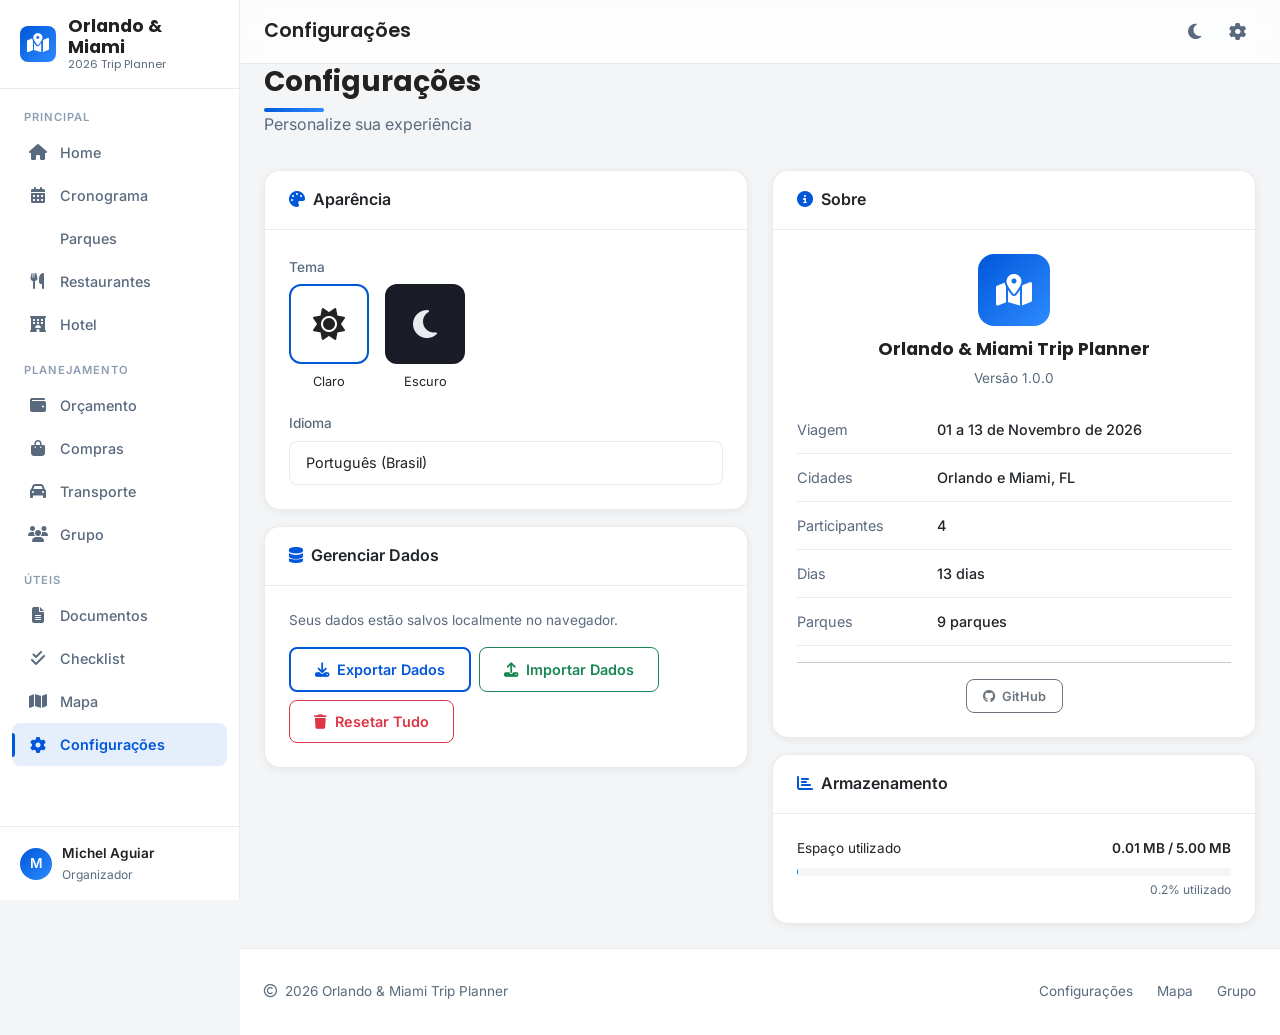
<file: configuracoes.html>
<!DOCTYPE html>
<html lang="pt-BR">
<head>
  <meta charset="UTF-8">
  <meta name="viewport" content="width=device-width, initial-scale=1.0">
  <title>Configurações - Orlando & Miami 2026</title>
  <link rel="preconnect" href="https://fonts.googleapis.com">
  <link rel="preconnect" href="https://fonts.gstatic.com" crossorigin>
  <link href="https://fonts.googleapis.com/css2?family=Inter:wght@300;400;500;600;700;800&family=Poppins:wght@500;600;700;800&display=swap" rel="stylesheet">
  <link href="https://cdn.jsdelivr.net/npm/bootstrap@5.3.3/dist/css/bootstrap.min.css" rel="stylesheet">
  <link href="https://cdnjs.cloudflare.com/ajax/libs/font-awesome/6.5.0/css/all.min.css" rel="stylesheet">
  <link href="https://unpkg.com/aos@2.3.1/dist/aos.css" rel="stylesheet">
  <link href="https://cdnjs.cloudflare.com/ajax/libs/animate.css/4.1.1/animate.min.css" rel="stylesheet">
  <link rel="stylesheet" href="css/style.css">
  <link rel="stylesheet" href="css/dark.css">
  <link rel="stylesheet" href="css/animations.css">
  <link rel="stylesheet" href="css/responsive.css">
</head>
<body>
  <div class="toast-container"></div>
  <button class="back-to-top" data-back-to-top><i class="fas fa-arrow-up"></i></button>
  <div class="app-layout">
    <aside class="sidebar" id="sidebar">
      <div class="sidebar-header"><div class="logo-icon"><i class="fas fa-map-marked-alt"></i></div><div class="logo-text">Orlando & Miami<span>2026 Trip Planner</span></div></div>
      <nav class="sidebar-nav">
        <div class="nav-section"><div class="nav-label">Principal</div>
          <a href="index.html" class="nav-item"><i class="fas fa-home"></i> Home</a>
          <a href="cronograma.html" class="nav-item"><i class="fas fa-calendar-alt"></i> Cronograma</a>
          <a href="parques.html" class="nav-item"><i class="fas fa-roller-coaster"></i> Parques</a>
          <a href="restaurantes.html" class="nav-item"><i class="fas fa-utensils"></i> Restaurantes</a>
          <a href="hotel.html" class="nav-item"><i class="fas fa-hotel"></i> Hotel</a>
        </div>
        <div class="nav-section"><div class="nav-label">Planejamento</div>
          <a href="orcamento.html" class="nav-item"><i class="fas fa-wallet"></i> Orçamento</a>
          <a href="compras.html" class="nav-item"><i class="fas fa-shopping-bag"></i> Compras</a>
          <a href="transporte.html" class="nav-item"><i class="fas fa-car"></i> Transporte</a>
          <a href="grupo.html" class="nav-item"><i class="fas fa-users"></i> Grupo</a>
        </div>
        <div class="nav-section"><div class="nav-label">Úteis</div>
          <a href="documentos.html" class="nav-item"><i class="fas fa-file-alt"></i> Documentos</a>
          <a href="checklist.html" class="nav-item"><i class="fas fa-check-double"></i> Checklist</a>
          <a href="mapa.html" class="nav-item"><i class="fas fa-map"></i> Mapa</a>
          <a href="configuracoes.html" class="nav-item active"><i class="fas fa-cog"></i> Configurações</a>
        </div>
      </nav>
      <div class="sidebar-footer"><div class="user-info"><div class="user-avatar">M</div><div><div style="font-weight:600;font-size:0.85rem;">Michel Aguiar</div><div style="font-size:0.75rem;color:var(--color-text-secondary);">Organizador</div></div></div></div>
    </aside>
    <main class="main-content">
      <header class="navbar-top">
        <button class="sidebar-toggle" data-sidebar-toggle><i class="fas fa-bars"></i></button>
        <span class="page-title">Configurações</span>
        <div class="navbar-actions">
          <button class="btn-icon" data-theme-toggle><i class="fas fa-moon"></i></button>
          <a href="configuracoes.html" class="btn-icon"><i class="fas fa-cog"></i></a>
        </div>
      </header>
      <div class="page-content">
        <h1 class="section-title mb-0">Configurações</h1>
        <p class="section-subtitle">Personalize sua experiência</p>

        <div class="row g-4">
          <!-- Theme -->
          <div class="col-lg-6">
            <div class="card" data-aos="fade-up">
              <div class="card-header"><i class="fas fa-palette me-2 text-primary"></i>Aparência</div>
              <div class="card-body">
                <div class="mb-3">
                  <label class="form-label">Tema</label>
                  <div class="d-flex gap-3">
                    <div class="text-center" onclick="setTheme('light')" style="cursor:pointer;">
                      <div style="width:80px;height:80px;border-radius:var(--radius-md);background:white;border:2px solid var(--color-border);display:flex;align-items:center;justify-content:center;font-size:2rem;color:#222;margin-bottom:4px;" id="themeLightBtn">
                        <i class="fas fa-sun"></i>
                      </div>
                      <span style="font-size:0.8rem;">Claro</span>
                    </div>
                    <div class="text-center" onclick="setTheme('dark')" style="cursor:pointer;">
                      <div style="width:80px;height:80px;border-radius:var(--radius-md);background:#1A1D27;border:2px solid var(--color-border);display:flex;align-items:center;justify-content:center;font-size:2rem;color:#E8ECF1;margin-bottom:4px;" id="themeDarkBtn">
                        <i class="fas fa-moon"></i>
                      </div>
                      <span style="font-size:0.8rem;">Escuro</span>
                    </div>
                  </div>
                </div>
                <div class="mb-0">
                  <label class="form-label">Idioma</label>
                  <select class="form-select" id="langSelect" onchange="changeLanguage(this.value)">
                    <option value="pt-BR">Português (Brasil)</option>
                    <option value="en">English</option>
                    <option value="es">Español</option>
                  </select>
                </div>
              </div>
            </div>

            <!-- Data Management -->
            <div class="card mt-3" data-aos="fade-up">
              <div class="card-header"><i class="fas fa-database me-2 text-primary"></i>Gerenciar Dados</div>
              <div class="card-body">
                <p style="font-size:0.85rem;color:var(--color-text-secondary);">Seus dados estão salvos localmente no navegador.</p>
                <div class="d-flex gap-2 flex-wrap">
                  <button class="btn btn-outline-primary" onclick="exportData()">
                    <i class="fas fa-download me-1"></i> Exportar Dados
                  </button>
                  <button class="btn btn-outline-success" onclick="document.getElementById('importFile').click()">
                    <i class="fas fa-upload me-1"></i> Importar Dados
                  </button>
                  <input type="file" id="importFile" accept=".json" style="display:none;" onchange="importData(event)">
                  <button class="btn btn-outline-danger" onclick="resetAllData()">
                    <i class="fas fa-trash me-1"></i> Resetar Tudo
                  </button>
                </div>
              </div>
            </div>
          </div>

          <!-- About / Info -->
          <div class="col-lg-6">
            <div class="card" data-aos="fade-up" data-aos-delay="100">
              <div class="card-header"><i class="fas fa-info-circle me-2 text-primary"></i>Sobre</div>
              <div class="card-body">
                <div class="text-center mb-3">
                  <div style="width:72px;height:72px;border-radius:var(--radius-lg);background:var(--gradient-primary);display:flex;align-items:center;justify-content:center;color:white;font-size:2rem;margin:0 auto 12px;">
                    <i class="fas fa-map-marked-alt"></i>
                  </div>
                  <h5 style="font-weight:700;">Orlando & Miami Trip Planner</h5>
                  <p style="font-size:0.85rem;color:var(--color-text-secondary);">Versão 1.0.0</p>
                </div>
                <div class="info-row"><div class="info-label">Viagem</div><div class="info-value">01 a 13 de Novembro de 2026</div></div>
                <div class="info-row"><div class="info-label">Cidades</div><div class="info-value">Orlando e Miami, FL</div></div>
                <div class="info-row"><div class="info-label">Participantes</div><div class="info-value" id="infoParticipants">0</div></div>
                <div class="info-row"><div class="info-label">Dias</div><div class="info-value">13 dias</div></div>
                <div class="info-row"><div class="info-label">Parques</div><div class="info-value">9 parques</div></div>
                <hr>
                <div class="d-flex gap-2 justify-content-center">
                  <a href="https://github.com/olocomichel/orlando2026" target="_blank" class="btn btn-outline-secondary btn-sm">
                    <i class="fab fa-github me-1"></i> GitHub
                  </a>
                </div>
              </div>
            </div>

            <!-- Storage Stats -->
            <div class="card mt-3" data-aos="fade-up" data-aos-delay="150">
              <div class="card-header"><i class="fas fa-chart-bar me-2 text-primary"></i>Armazenamento</div>
              <div class="card-body">
                <div id="storageStats">
                  <div class="text-center text-muted py-2"><i class="fas fa-spinner fa-spin me-2"></i>Carregando...</div>
                </div>
              </div>
            </div>
          </div>
        </div>
      </div>
      <footer class="app-footer">
        <div class="footer-content">
          <div class="footer-copyright"><i class="far fa-copyright me-1"></i> 2026 Orlando & Miami Trip Planner</div>
          <div class="footer-links"><a href="configuracoes.html">Configurações</a><a href="mapa.html">Mapa</a><a href="grupo.html">Grupo</a></div>
        </div>
      </footer>
    </main>
  </div>

  <script src="https://cdn.jsdelivr.net/npm/bootstrap@5.3.3/dist/js/bootstrap.bundle.min.js"></script>
  <script src="https://unpkg.com/aos@2.3.1/dist/aos.js"></script>
  <script src="js/storage.js"></script>
  <script src="js/theme.js"></script>
  <script src="js/countdown.js"></script>
  <script src="js/app.js"></script>

  <script>
    AOS.init({ duration: 600, once: true, easing: 'ease-out-cubic' });

    function setTheme(theme) {
      Theme.apply(theme);
      Theme.updateIcon(theme);
      updateThemeButtons(theme);
      App.showToast('Tema alterado', theme === 'dark' ? 'Modo escuro ativado' : 'Modo claro ativado', 'info');
    }

    function updateThemeButtons(theme) {
      const lightBtn = document.getElementById('themeLightBtn');
      const darkBtn = document.getElementById('themeDarkBtn');
      if (lightBtn) lightBtn.style.borderColor = theme === 'light' ? 'var(--color-primary)' : 'var(--color-border)';
      if (darkBtn) darkBtn.style.borderColor = theme === 'dark' ? 'var(--color-primary)' : 'var(--color-border)';
    }

    function changeLanguage(lang) {
      Storage.set('orlando_language', lang);
      App.showToast('Idioma alterado', lang === 'pt-BR' ? 'Português' : lang === 'en' ? 'English' : 'Español', 'success');
    }

    function exportData() {
      const keys = Storage.keys();
      const data = {};
      keys.forEach(key => {
        data[key] = Storage.get(key);
      });

      const blob = new Blob([JSON.stringify(data, null, 2)], { type: 'application/json' });
      const url = URL.createObjectURL(blob);
      const a = document.createElement('a');
      a.href = url;
      a.download = 'orlando2026_backup_' + new Date().toISOString().split('T')[0] + '.json';
      a.click();
      URL.revokeObjectURL(url);
      App.showToast('Dados exportados', 'Arquivo baixado com sucesso!', 'success');
    }

    function importData(event) {
      const file = event.target.files[0];
      if (!file) return;

      const reader = new FileReader();
      reader.onload = function(e) {
        try {
          const data = JSON.parse(e.target.result);
          Object.keys(data).forEach(key => {
            if (key.startsWith('orlando_')) {
              Storage.set(key, data[key]);
            }
          });
          App.showToast('Dados importados', 'Todos os dados foram restaurados!', 'success');
          setTimeout(() => window.location.reload(), 1500);
        } catch (err) {
          App.showToast('Erro', 'Arquivo inválido', 'error');
        }
      };
      reader.readAsText(file);
    }

    function resetAllData() {
      if (!confirm('Tem certeza? Todos os dados salvos serão perdidos!')) return;
      if (!confirm('Esta ação não pode ser desfeita. Confirmar exclusão?')) return;
      Storage.clear();
      App.showToast('Dados resetados', 'Todos os dados foram limpos.', 'info');
      setTimeout(() => window.location.reload(), 1500);
    }

    document.addEventListener('DOMContentLoaded', function() {
      // Update theme buttons
      const currentTheme = Theme.getCurrent();
      updateThemeButtons(currentTheme);

      // Participants count
      const group = Store.get('orlando_group', DefaultData.group);
      document.getElementById('infoParticipants').textContent = group.length;

      // Storage stats
      const stats = Storage.stats();
      const usedMB = (stats.used / (1024 * 1024)).toFixed(2);
      const totalMB = (stats.total / (1024 * 1024)).toFixed(2);
      document.getElementById('storageStats').innerHTML = `
        <div class="d-flex justify-content-between mb-2">
          <span style="font-size:0.85rem;">Espaço utilizado</span>
          <span style="font-weight:600;font-size:0.85rem;">${usedMB} MB / ${totalMB} MB</span>
        </div>
        <div class="progress" style="height:8px;">
          <div class="progress-bar" style="width:${Math.min(stats.percent, 100)}%;"></div>
        </div>
        <div class="text-end mt-1" style="font-size:0.75rem;color:var(--color-text-secondary);">${stats.percent.toFixed(1)}% utilizado</div>
      `;
    });
  </script>
</body>
</html>
</file>
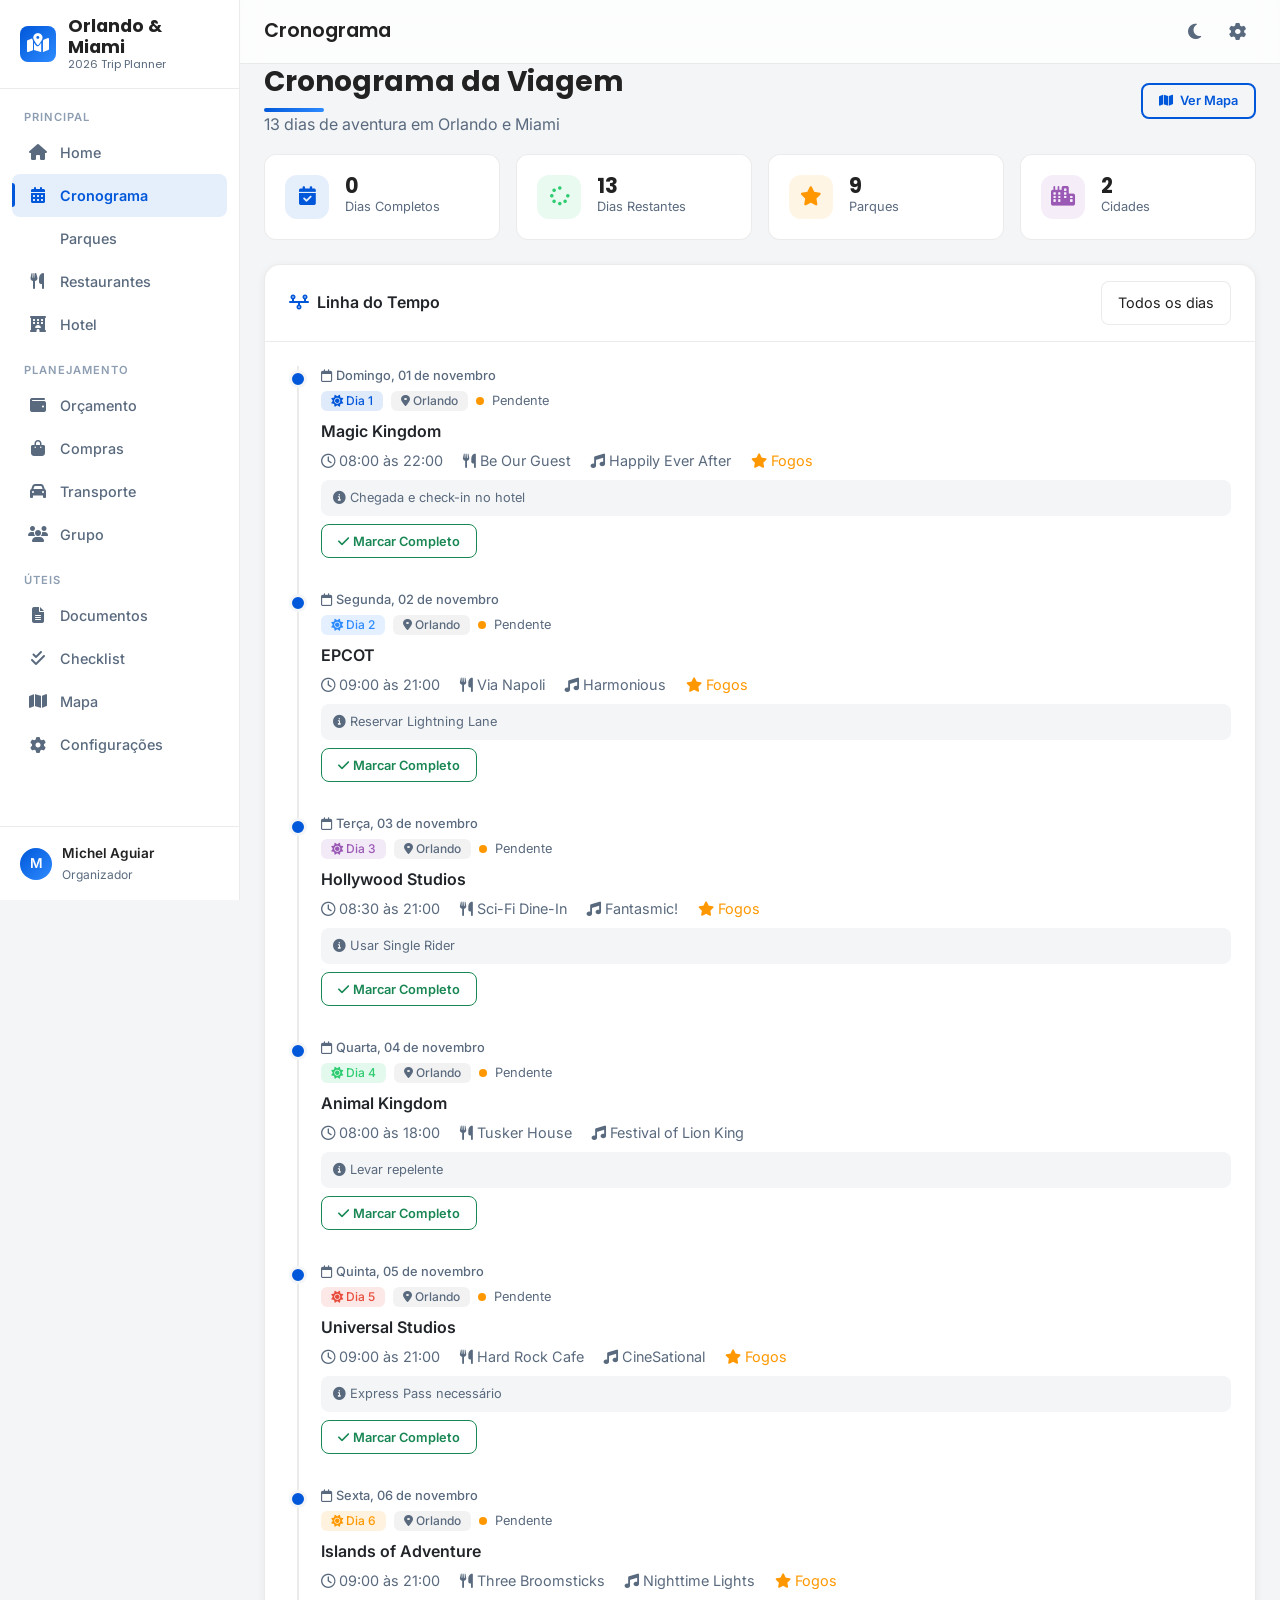
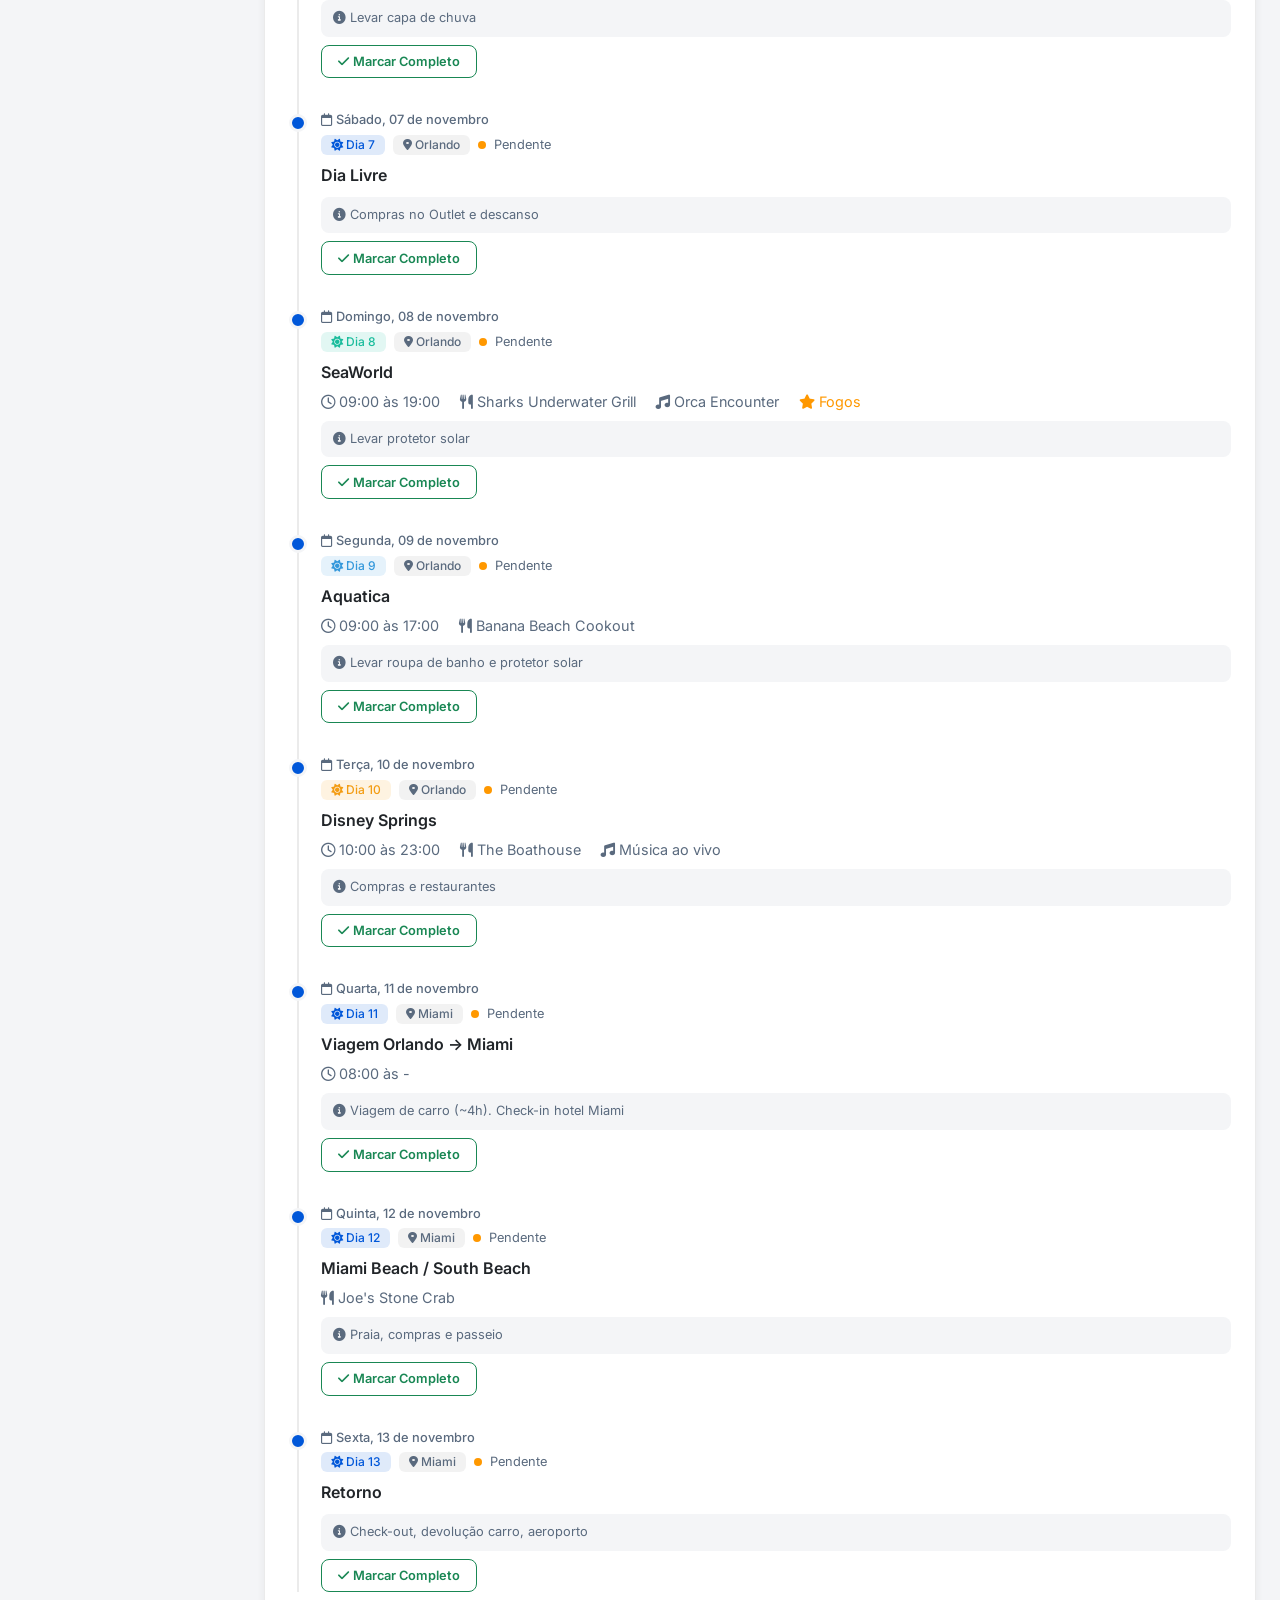
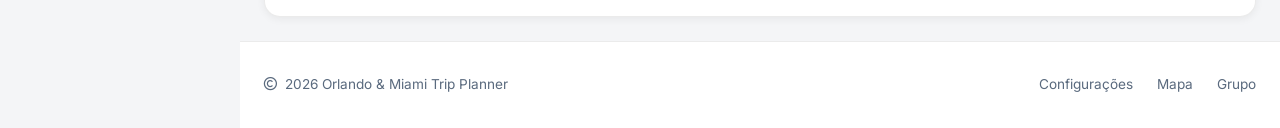
<file: cronograma.html>
<!DOCTYPE html>
<html lang="pt-BR">
<head>
  <meta charset="UTF-8">
  <meta name="viewport" content="width=device-width, initial-scale=1.0">
  <title>Cronograma - Orlando & Miami 2026</title>
  <meta name="description" content="Cronograma completo dos 13 dias de viagem para Orlando e Miami">
  <link rel="preconnect" href="https://fonts.googleapis.com">
  <link rel="preconnect" href="https://fonts.gstatic.com" crossorigin>
  <link href="https://fonts.googleapis.com/css2?family=Inter:wght@300;400;500;600;700;800&family=Poppins:wght@500;600;700;800&display=swap" rel="stylesheet">
  <link href="https://cdn.jsdelivr.net/npm/bootstrap@5.3.3/dist/css/bootstrap.min.css" rel="stylesheet">
  <link href="https://cdnjs.cloudflare.com/ajax/libs/font-awesome/6.5.0/css/all.min.css" rel="stylesheet">
  <link href="https://unpkg.com/aos@2.3.1/dist/aos.css" rel="stylesheet">
  <link href="https://cdnjs.cloudflare.com/ajax/libs/animate.css/4.1.1/animate.min.css" rel="stylesheet">
  <link rel="stylesheet" href="css/style.css">
  <link rel="stylesheet" href="css/dark.css">
  <link rel="stylesheet" href="css/animations.css">
  <link rel="stylesheet" href="css/responsive.css">
</head>
<body>
  <div class="toast-container"></div>
  <button class="back-to-top" data-back-to-top aria-label="Voltar ao topo"><i class="fas fa-arrow-up"></i></button>

  <div class="app-layout">
    <aside class="sidebar" id="sidebar">
      <div class="sidebar-header">
        <div class="logo-icon"><i class="fas fa-map-marked-alt"></i></div>
        <div class="logo-text">Orlando & Miami<span>2026 Trip Planner</span></div>
      </div>
      <nav class="sidebar-nav">
        <div class="nav-section"><div class="nav-label">Principal</div>
          <a href="index.html" class="nav-item"><i class="fas fa-home"></i> Home</a>
          <a href="cronograma.html" class="nav-item active"><i class="fas fa-calendar-alt"></i> Cronograma</a>
          <a href="parques.html" class="nav-item"><i class="fas fa-roller-coaster"></i> Parques</a>
          <a href="restaurantes.html" class="nav-item"><i class="fas fa-utensils"></i> Restaurantes</a>
          <a href="hotel.html" class="nav-item"><i class="fas fa-hotel"></i> Hotel</a>
        </div>
        <div class="nav-section"><div class="nav-label">Planejamento</div>
          <a href="orcamento.html" class="nav-item"><i class="fas fa-wallet"></i> Orçamento</a>
          <a href="compras.html" class="nav-item"><i class="fas fa-shopping-bag"></i> Compras</a>
          <a href="transporte.html" class="nav-item"><i class="fas fa-car"></i> Transporte</a>
          <a href="grupo.html" class="nav-item"><i class="fas fa-users"></i> Grupo</a>
        </div>
        <div class="nav-section"><div class="nav-label">Úteis</div>
          <a href="documentos.html" class="nav-item"><i class="fas fa-file-alt"></i> Documentos</a>
          <a href="checklist.html" class="nav-item"><i class="fas fa-check-double"></i> Checklist</a>
          <a href="mapa.html" class="nav-item"><i class="fas fa-map"></i> Mapa</a>
          <a href="configuracoes.html" class="nav-item"><i class="fas fa-cog"></i> Configurações</a>
        </div>
      </nav>
      <div class="sidebar-footer">
        <div class="user-info">
          <div class="user-avatar">M</div>
          <div><div style="font-weight:600;font-size:0.85rem;">Michel Aguiar</div><div style="font-size:0.75rem;color:var(--color-text-secondary);">Organizador</div></div>
        </div>
      </div>
    </aside>

    <main class="main-content">
      <header class="navbar-top">
        <button class="sidebar-toggle" data-sidebar-toggle aria-label="Abrir menu"><i class="fas fa-bars"></i></button>
        <span class="page-title">Cronograma</span>
        <div class="navbar-actions">
          <button class="btn-icon" data-theme-toggle aria-label="Alternar tema"><i class="fas fa-moon"></i></button>
          <a href="configuracoes.html" class="btn-icon"><i class="fas fa-cog"></i></a>
        </div>
      </header>

      <div class="page-content">
        <div class="d-flex align-items-center justify-content-between mb-3 flex-wrap gap-2">
          <div>
            <h1 class="section-title mb-0">Cronograma da Viagem</h1>
            <p class="section-subtitle mb-0">13 dias de aventura em Orlando e Miami</p>
          </div>
          <div class="d-flex gap-2">
            <button class="btn btn-outline-primary btn-sm" onclick="window.location.href='mapa.html'">
              <i class="fas fa-map me-1"></i> Ver Mapa
            </button>
          </div>
        </div>

        <!-- Progress Overview -->
        <div class="stats-grid mb-4" data-aos="fade-up">
          <div class="stat-card">
            <div class="stat-icon" style="background:rgba(0,87,217,0.1);color:#0057D9;"><i class="fas fa-calendar-check"></i></div>
            <div class="stat-info">
              <div class="stat-value" id="completedDays">0</div>
              <div class="stat-label">Dias Completos</div>
            </div>
          </div>
          <div class="stat-card">
            <div class="stat-icon" style="background:rgba(46,204,113,0.1);color:#2ECC71;"><i class="fas fa-spinner"></i></div>
            <div class="stat-info">
              <div class="stat-value" id="pendingDays">13</div>
              <div class="stat-label">Dias Restantes</div>
            </div>
          </div>
          <div class="stat-card">
            <div class="stat-icon" style="background:rgba(255,152,0,0.1);color:#FF9800;"><i class="fas fa-star"></i></div>
            <div class="stat-info">
              <div class="stat-value">9</div>
              <div class="stat-label">Parques</div>
            </div>
          </div>
          <div class="stat-card">
            <div class="stat-icon" style="background:rgba(155,89,182,0.1);color:#9B59B6;"><i class="fas fa-city"></i></div>
            <div class="stat-info">
              <div class="stat-value">2</div>
              <div class="stat-label">Cidades</div>
            </div>
          </div>
        </div>

        <!-- Timeline -->
        <div class="card" data-aos="fade-up">
          <div class="card-header d-flex align-items-center justify-content-between">
            <span><i class="fas fa-timeline me-2 text-primary"></i>Linha do Tempo</span>
            <div>
              <select class="form-select form-select-sm" style="width:auto;display:inline-block;" id="dayFilter" onchange="filterDays()">
                <option value="all">Todos os dias</option>
                <option value="orlando">Orlando</option>
                <option value="miami">Miami</option>
              </select>
            </div>
          </div>
          <div class="card-body">
            <div class="timeline" id="timelineContainer">
              <div class="text-center text-muted py-4"><i class="fas fa-spinner fa-spin me-2"></i>Carregando cronograma...</div>
            </div>
          </div>
        </div>
      </div>

      <footer class="app-footer">
        <div class="footer-content">
          <div class="footer-copyright"><i class="far fa-copyright me-1"></i> 2026 Orlando & Miami Trip Planner</div>
          <div class="footer-links">
            <a href="configuracoes.html">Configurações</a>
            <a href="mapa.html">Mapa</a>
            <a href="grupo.html">Grupo</a>
          </div>
        </div>
      </footer>
    </main>
  </div>

  <script src="https://cdn.jsdelivr.net/npm/bootstrap@5.3.3/dist/js/bootstrap.bundle.min.js"></script>
  <script src="https://unpkg.com/aos@2.3.1/dist/aos.js"></script>
  <script src="js/storage.js"></script>
  <script src="js/theme.js"></script>
  <script src="js/countdown.js"></script>
  <script src="js/app.js"></script>

  <script>
    AOS.init({ duration: 600, once: true, easing: 'ease-out-cubic' });

    function renderTimeline(filter = 'all') {
      const schedule = Store.get('orlando_schedule', DefaultData.schedule);
      const container = document.getElementById('timelineContainer');

      let filtered = schedule;
      if (filter !== 'all') {
        filtered = schedule.filter(d => d.city.toLowerCase() === filter);
      }

      const completed = schedule.filter(d => d.status === 'completed').length;
      document.getElementById('completedDays').textContent = completed;
      document.getElementById('pendingDays').textContent = schedule.length - completed;

      const parkColors = {
        'Magic Kingdom': '#0057D9',
        'EPCOT': '#2E8BFF',
        'Hollywood Studios': '#9B59B6',
        'Animal Kingdom': '#2ECC71',
        'Universal Studios': '#E74C3C',
        'Islands of Adventure': '#FF9800',
        'SeaWorld': '#1ABC9C',
        'Aquatica': '#3498DB',
        'Disney Springs': '#F39C12'
      };

      if (filtered.length === 0) {
        container.innerHTML = '<div class="text-center text-muted py-4">Nenhum dia encontrado para este filtro.</div>';
        return;
      }

      container.innerHTML = filtered.map(d => {
        const color = parkColors[d.park] || '#0057D9';
        const isCompleted = d.status === 'completed';
        const dateFormatted = d.date ? new Date(d.date + 'T12:00:00').toLocaleDateString('pt-BR', { day: '2-digit', month: 'long' }) : '';

        return `
          <div class="timeline-item ${isCompleted ? 'completed' : ''}" data-day="${d.day}" data-city="${d.city.toLowerCase()}">
            <div class="timeline-date">
              <i class="far fa-calendar me-1"></i>${d.weekday}, ${dateFormatted}
            </div>
            <div class="d-flex align-items-center gap-2 mb-2 flex-wrap">
              <span class="badge" style="background:${color}20;color:${color};">
                <i class="fas fa-sun"></i> Dia ${d.day}
              </span>
              <span class="badge" style="background:rgba(0,0,0,0.05);color:var(--color-text-secondary);">
                <i class="fas fa-map-marker-alt"></i> ${d.city}
              </span>
              <span class="status-dot ${isCompleted ? 'confirmed' : 'pending'}"></span>
              <span style="font-size:0.8rem;color:var(--color-text-secondary);">${isCompleted ? 'Completo' : 'Pendente'}</span>
            </div>
            <div class="timeline-title">
              ${d.park !== '-' ? d.park : 'Dia Livre / Viagem'}
            </div>
            <div class="timeline-content mt-1">
              ${d.checkIn !== '-' ? `<span class="me-3"><i class="far fa-clock me-1"></i>${d.checkIn} às ${d.checkOut}</span>` : ''}
              ${d.restaurant !== '-' ? `<span class="me-3"><i class="fas fa-utensils me-1"></i>${d.restaurant}</span>` : ''}
              ${d.show !== '-' ? `<span class="me-3"><i class="fas fa-music me-1"></i>${d.show}</span>` : ''}
              ${d.fireworks ? `<span class="text-warning"><i class="fas fa-star me-1"></i>Fogos</span>` : ''}
            </div>
            ${d.obs ? `<div class="mt-2" style="font-size:0.8rem;color:var(--color-text-secondary);background:var(--color-bg);padding:8px 12px;border-radius:8px;"><i class="fas fa-info-circle me-1"></i>${d.obs}</div>` : ''}
            <div class="mt-2">
              <button class="btn btn-sm ${isCompleted ? 'btn-outline-secondary' : 'btn-outline-success'}" onclick="toggleDayStatus(${d.day})">
                <i class="fas ${isCompleted ? 'fa-undo' : 'fa-check'} me-1"></i>${isCompleted ? 'Reabrir' : 'Marcar Completo'}
              </button>
            </div>
          </div>
        `;
      }).join('');
    }

    function toggleDayStatus(day) {
      const schedule = Store.get('orlando_schedule', DefaultData.schedule);
      const idx = schedule.findIndex(d => d.day === day);
      if (idx !== -1) {
        schedule[idx].status = schedule[idx].status === 'completed' ? 'pending' : 'completed';
        Store.set('orlando_schedule', schedule);
        renderTimeline(document.getElementById('dayFilter').value);
        App.showToast('Dia ' + day, schedule[idx].status === 'completed' ? 'Marcado como completo!' : 'Reaberto!', schedule[idx].status === 'completed' ? 'success' : 'info');
      }
    }

    function filterDays() {
      renderTimeline(document.getElementById('dayFilter').value);
    }

    document.addEventListener('DOMContentLoaded', () => renderTimeline());
  </script>
</body>
</html>
</file>
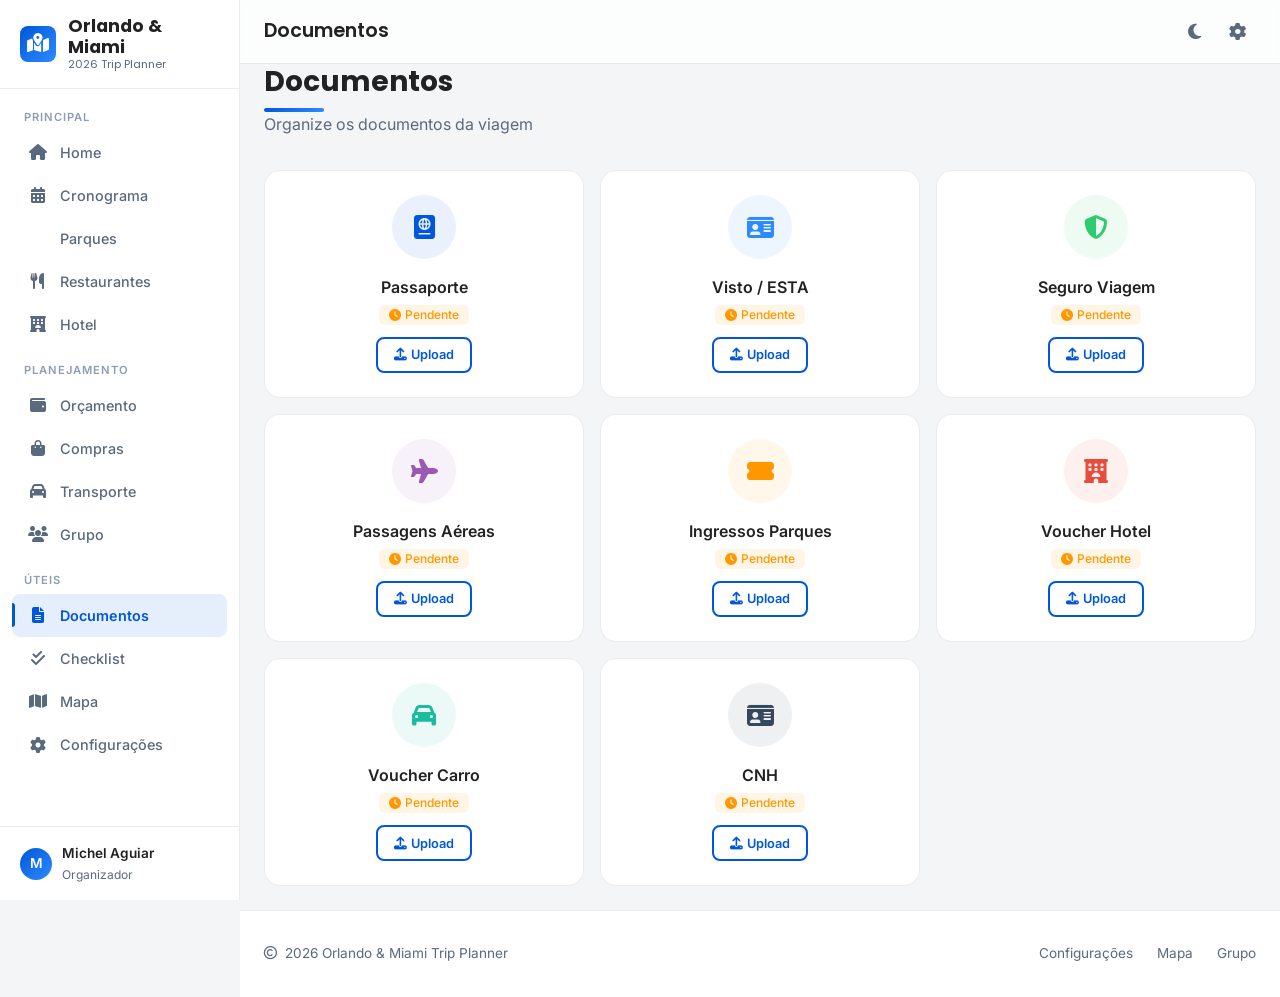
<file: documentos.html>
<!DOCTYPE html>
<html lang="pt-BR">
<head>
  <meta charset="UTF-8">
  <meta name="viewport" content="width=device-width, initial-scale=1.0">
  <title>Documentos - Orlando & Miami 2026</title>
  <link rel="preconnect" href="https://fonts.googleapis.com">
  <link rel="preconnect" href="https://fonts.gstatic.com" crossorigin>
  <link href="https://fonts.googleapis.com/css2?family=Inter:wght@300;400;500;600;700;800&family=Poppins:wght@500;600;700;800&display=swap" rel="stylesheet">
  <link href="https://cdn.jsdelivr.net/npm/bootstrap@5.3.3/dist/css/bootstrap.min.css" rel="stylesheet">
  <link href="https://cdnjs.cloudflare.com/ajax/libs/font-awesome/6.5.0/css/all.min.css" rel="stylesheet">
  <link href="https://unpkg.com/aos@2.3.1/dist/aos.css" rel="stylesheet">
  <link href="https://cdnjs.cloudflare.com/ajax/libs/animate.css/4.1.1/animate.min.css" rel="stylesheet">
  <link rel="stylesheet" href="css/style.css">
  <link rel="stylesheet" href="css/dark.css">
  <link rel="stylesheet" href="css/animations.css">
  <link rel="stylesheet" href="css/responsive.css">
</head>
<body>
  <div class="toast-container"></div>
  <button class="back-to-top" data-back-to-top><i class="fas fa-arrow-up"></i></button>
  <div class="app-layout">
    <aside class="sidebar" id="sidebar">
      <div class="sidebar-header"><div class="logo-icon"><i class="fas fa-map-marked-alt"></i></div><div class="logo-text">Orlando & Miami<span>2026 Trip Planner</span></div></div>
      <nav class="sidebar-nav">
        <div class="nav-section"><div class="nav-label">Principal</div>
          <a href="index.html" class="nav-item"><i class="fas fa-home"></i> Home</a>
          <a href="cronograma.html" class="nav-item"><i class="fas fa-calendar-alt"></i> Cronograma</a>
          <a href="parques.html" class="nav-item"><i class="fas fa-roller-coaster"></i> Parques</a>
          <a href="restaurantes.html" class="nav-item"><i class="fas fa-utensils"></i> Restaurantes</a>
          <a href="hotel.html" class="nav-item"><i class="fas fa-hotel"></i> Hotel</a>
        </div>
        <div class="nav-section"><div class="nav-label">Planejamento</div>
          <a href="orcamento.html" class="nav-item"><i class="fas fa-wallet"></i> Orçamento</a>
          <a href="compras.html" class="nav-item"><i class="fas fa-shopping-bag"></i> Compras</a>
          <a href="transporte.html" class="nav-item"><i class="fas fa-car"></i> Transporte</a>
          <a href="grupo.html" class="nav-item"><i class="fas fa-users"></i> Grupo</a>
        </div>
        <div class="nav-section"><div class="nav-label">Úteis</div>
          <a href="documentos.html" class="nav-item active"><i class="fas fa-file-alt"></i> Documentos</a>
          <a href="checklist.html" class="nav-item"><i class="fas fa-check-double"></i> Checklist</a>
          <a href="mapa.html" class="nav-item"><i class="fas fa-map"></i> Mapa</a>
          <a href="configuracoes.html" class="nav-item"><i class="fas fa-cog"></i> Configurações</a>
        </div>
      </nav>
      <div class="sidebar-footer"><div class="user-info"><div class="user-avatar">M</div><div><div style="font-weight:600;font-size:0.85rem;">Michel Aguiar</div><div style="font-size:0.75rem;color:var(--color-text-secondary);">Organizador</div></div></div></div>
    </aside>
    <main class="main-content">
      <header class="navbar-top">
        <button class="sidebar-toggle" data-sidebar-toggle><i class="fas fa-bars"></i></button>
        <span class="page-title">Documentos</span>
        <div class="navbar-actions">
          <button class="btn-icon" data-theme-toggle><i class="fas fa-moon"></i></button>
          <a href="configuracoes.html" class="btn-icon"><i class="fas fa-cog"></i></a>
        </div>
      </header>
      <div class="page-content">
        <h1 class="section-title mb-0">Documentos</h1>
        <p class="section-subtitle">Organize os documentos da viagem</p>

        <div class="grid-cards-4" id="docsContainer">
          <div class="text-center text-muted py-4 col-12"><i class="fas fa-spinner fa-spin me-2"></i>Carregando...</div>
        </div>
      </div>
      <footer class="app-footer">
        <div class="footer-content">
          <div class="footer-copyright"><i class="far fa-copyright me-1"></i> 2026 Orlando & Miami Trip Planner</div>
          <div class="footer-links"><a href="configuracoes.html">Configurações</a><a href="mapa.html">Mapa</a><a href="grupo.html">Grupo</a></div>
        </div>
      </footer>
    </main>
  </div>

  <script src="https://cdn.jsdelivr.net/npm/bootstrap@5.3.3/dist/js/bootstrap.bundle.min.js"></script>
  <script src="https://unpkg.com/aos@2.3.1/dist/aos.js"></script>
  <script src="js/storage.js"></script>
  <script src="js/theme.js"></script>
  <script src="js/countdown.js"></script>
  <script src="js/app.js"></script>

  <script>
    AOS.init({ duration: 600, once: true, easing: 'ease-out-cubic' });

    const documentTypes = [
      { id: 'passport', icon: 'fa-passport', title: 'Passaporte', color: '#0057D9' },
      { id: 'visa', icon: 'fa-id-card', title: 'Visto / ESTA', color: '#2E8BFF' },
      { id: 'insurance', icon: 'fa-shield-alt', title: 'Seguro Viagem', color: '#2ECC71' },
      { id: 'flight', icon: 'fa-plane', title: 'Passagens Aéreas', color: '#9B59B6' },
      { id: 'tickets', icon: 'fa-ticket-alt', title: 'Ingressos Parques', color: '#FF9800' },
      { id: 'hotel_voucher', icon: 'fa-hotel', title: 'Voucher Hotel', color: '#E74C3C' },
      { id: 'car_voucher', icon: 'fa-car', title: 'Voucher Carro', color: '#1ABC9C' },
      { id: 'cnh', icon: 'fa-id-card', title: 'CNH', color: '#34495E' }
    ];

    function loadDocuments() {
      const uploaded = Store.get('orlando_documents', []);
      const container = document.getElementById('docsContainer');

      container.innerHTML = documentTypes.map(doc => {
        const file = uploaded.find(u => u.id === doc.id);
        return `
          <div class="doc-card searchable" data-aos="fade-up">
            <div class="doc-icon" style="color:${doc.color};background:${doc.color}15;">
              <i class="fas ${doc.icon}"></i>
            </div>
            <div class="doc-title">${doc.title}</div>
            <div class="doc-status">
              ${file ? '<span class="badge badge-success"><i class="fas fa-check me-1"></i>Anexado</span>' : '<span class="badge badge-warning"><i class="fas fa-clock me-1"></i>Pendente</span>'}
            </div>
            ${file ? `<div class="doc-file"><i class="fas fa-paperclip"></i>${file.fileName}</div>` : ''}
            <div class="mt-2">
              <input type="file" id="file_${doc.id}" style="display:none;" onchange="uploadDocument('${doc.id}')">
              <button class="btn btn-sm btn-outline-primary doc-upload" onclick="document.getElementById('file_${doc.id}').click()">
                <i class="fas fa-upload me-1"></i>${file ? 'Trocar' : 'Upload'}
              </button>
              ${file ? `<button class="btn btn-sm btn-outline-danger" onclick="removeDocument('${doc.id}')"><i class="fas fa-trash"></i></button>` : ''}
            </div>
          </div>
        `;
      }).join('');
    }

    function uploadDocument(id) {
      const input = document.getElementById('file_' + id);
      const file = input.files[0];
      if (!file) return;

      let uploaded = Store.get('orlando_documents', []);
      const idx = uploaded.findIndex(u => u.id === id);
      const entry = { id, fileName: file.name, fileSize: file.size, uploadedAt: new Date().toISOString() };

      if (idx !== -1) uploaded[idx] = entry;
      else uploaded.push(entry);

      Store.set('orlando_documents', uploaded);
      loadDocuments();
      App.showToast('Documento anexado', file.name, 'success');
    }

    function removeDocument(id) {
      if (!confirm('Remover este documento?')) return;
      let uploaded = Store.get('orlando_documents', []);
      uploaded = uploaded.filter(u => u.id !== id);
      Store.set('orlando_documents', uploaded);
      loadDocuments();
      App.showToast('Documento removido', '', 'info');
    }

    document.addEventListener('DOMContentLoaded', loadDocuments);
  </script>
</body>
</html>
</file>
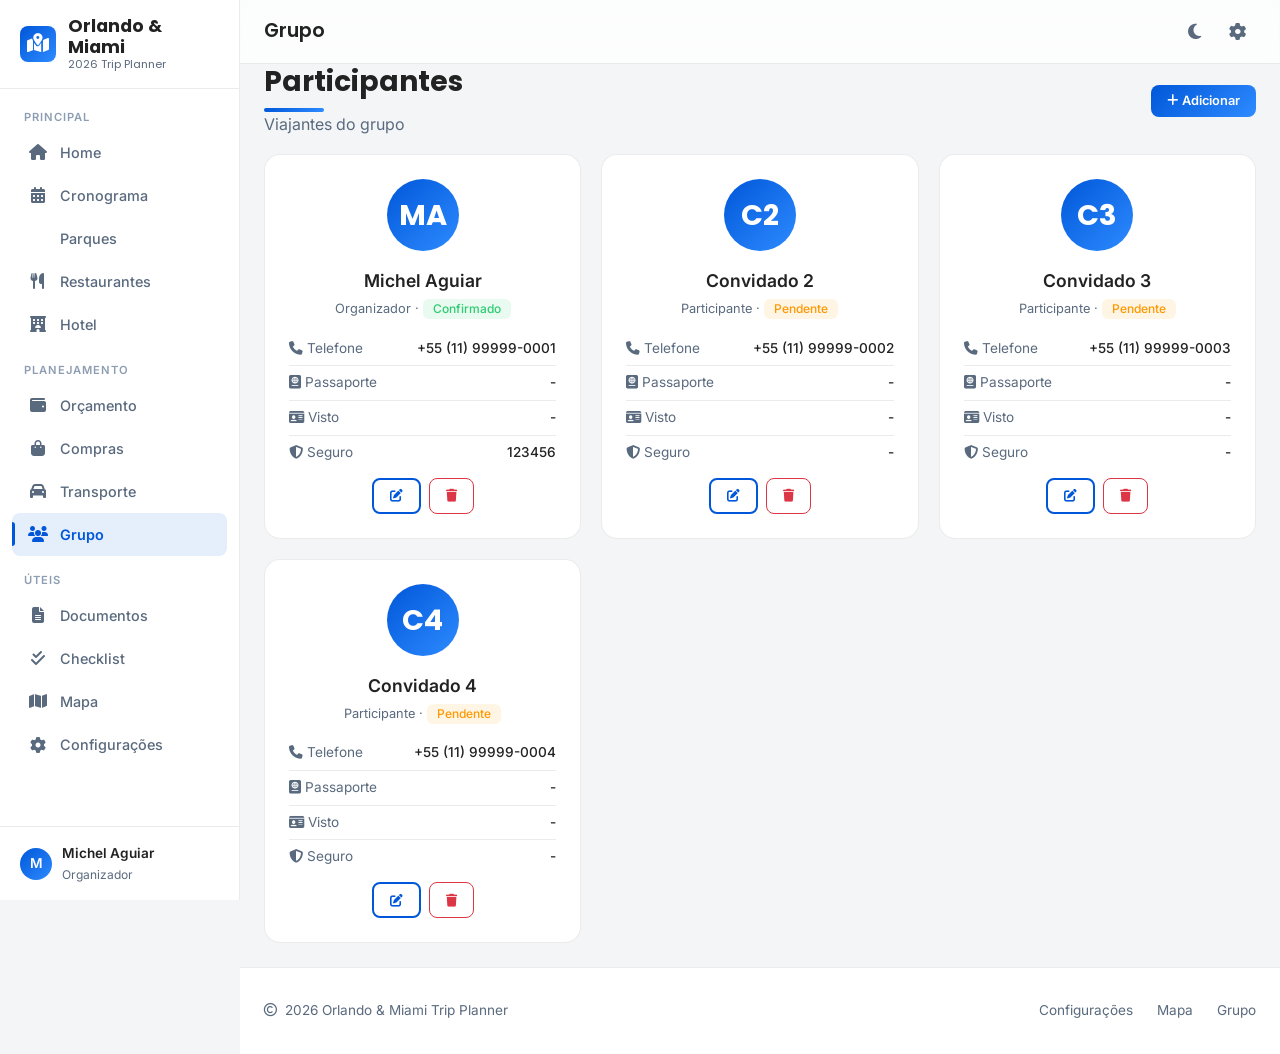
<file: grupo.html>
<!DOCTYPE html>
<html lang="pt-BR">
<head>
  <meta charset="UTF-8">
  <meta name="viewport" content="width=device-width, initial-scale=1.0">
  <title>Grupo - Orlando & Miami 2026</title>
  <link rel="preconnect" href="https://fonts.googleapis.com">
  <link rel="preconnect" href="https://fonts.gstatic.com" crossorigin>
  <link href="https://fonts.googleapis.com/css2?family=Inter:wght@300;400;500;600;700;800&family=Poppins:wght@500;600;700;800&display=swap" rel="stylesheet">
  <link href="https://cdn.jsdelivr.net/npm/bootstrap@5.3.3/dist/css/bootstrap.min.css" rel="stylesheet">
  <link href="https://cdnjs.cloudflare.com/ajax/libs/font-awesome/6.5.0/css/all.min.css" rel="stylesheet">
  <link href="https://unpkg.com/aos@2.3.1/dist/aos.css" rel="stylesheet">
  <link href="https://cdnjs.cloudflare.com/ajax/libs/animate.css/4.1.1/animate.min.css" rel="stylesheet">
  <link rel="stylesheet" href="css/style.css">
  <link rel="stylesheet" href="css/dark.css">
  <link rel="stylesheet" href="css/animations.css">
  <link rel="stylesheet" href="css/responsive.css">
</head>
<body>
  <div class="toast-container"></div>
  <button class="back-to-top" data-back-to-top><i class="fas fa-arrow-up"></i></button>
  <div class="app-layout">
    <aside class="sidebar" id="sidebar">
      <div class="sidebar-header"><div class="logo-icon"><i class="fas fa-map-marked-alt"></i></div><div class="logo-text">Orlando & Miami<span>2026 Trip Planner</span></div></div>
      <nav class="sidebar-nav">
        <div class="nav-section"><div class="nav-label">Principal</div>
          <a href="index.html" class="nav-item"><i class="fas fa-home"></i> Home</a>
          <a href="cronograma.html" class="nav-item"><i class="fas fa-calendar-alt"></i> Cronograma</a>
          <a href="parques.html" class="nav-item"><i class="fas fa-roller-coaster"></i> Parques</a>
          <a href="restaurantes.html" class="nav-item"><i class="fas fa-utensils"></i> Restaurantes</a>
          <a href="hotel.html" class="nav-item"><i class="fas fa-hotel"></i> Hotel</a>
        </div>
        <div class="nav-section"><div class="nav-label">Planejamento</div>
          <a href="orcamento.html" class="nav-item"><i class="fas fa-wallet"></i> Orçamento</a>
          <a href="compras.html" class="nav-item"><i class="fas fa-shopping-bag"></i> Compras</a>
          <a href="transporte.html" class="nav-item"><i class="fas fa-car"></i> Transporte</a>
          <a href="grupo.html" class="nav-item active"><i class="fas fa-users"></i> Grupo</a>
        </div>
        <div class="nav-section"><div class="nav-label">Úteis</div>
          <a href="documentos.html" class="nav-item"><i class="fas fa-file-alt"></i> Documentos</a>
          <a href="checklist.html" class="nav-item"><i class="fas fa-check-double"></i> Checklist</a>
          <a href="mapa.html" class="nav-item"><i class="fas fa-map"></i> Mapa</a>
          <a href="configuracoes.html" class="nav-item"><i class="fas fa-cog"></i> Configurações</a>
        </div>
      </nav>
      <div class="sidebar-footer"><div class="user-info"><div class="user-avatar">M</div><div><div style="font-weight:600;font-size:0.85rem;">Michel Aguiar</div><div style="font-size:0.75rem;color:var(--color-text-secondary);">Organizador</div></div></div></div>
    </aside>
    <main class="main-content">
      <header class="navbar-top">
        <button class="sidebar-toggle" data-sidebar-toggle><i class="fas fa-bars"></i></button>
        <span class="page-title">Grupo</span>
        <div class="navbar-actions">
          <button class="btn-icon" data-theme-toggle><i class="fas fa-moon"></i></button>
          <a href="configuracoes.html" class="btn-icon"><i class="fas fa-cog"></i></a>
        </div>
      </header>
      <div class="page-content">
        <div class="d-flex align-items-center justify-content-between mb-3 flex-wrap gap-2">
          <div><h1 class="section-title mb-0">Participantes</h1><p class="section-subtitle mb-0">Viajantes do grupo</p></div>
          <button class="btn btn-primary btn-sm" onclick="addParticipant()"><i class="fas fa-plus me-1"></i>Adicionar</button>
        </div>

        <div class="grid-cards-2" id="groupContainer">
          <div class="text-center text-muted py-4 col-12"><i class="fas fa-spinner fa-spin me-2"></i>Carregando...</div>
        </div>
      </div>
      <footer class="app-footer">
        <div class="footer-content">
          <div class="footer-copyright"><i class="far fa-copyright me-1"></i> 2026 Orlando & Miami Trip Planner</div>
          <div class="footer-links"><a href="configuracoes.html">Configurações</a><a href="mapa.html">Mapa</a><a href="grupo.html">Grupo</a></div>
        </div>
      </footer>
    </main>
  </div>

  <script src="https://cdn.jsdelivr.net/npm/bootstrap@5.3.3/dist/js/bootstrap.bundle.min.js"></script>
  <script src="https://unpkg.com/aos@2.3.1/dist/aos.js"></script>
  <script src="js/storage.js"></script>
  <script src="js/theme.js"></script>
  <script src="js/countdown.js"></script>
  <script src="js/app.js"></script>

  <script>
    AOS.init({ duration: 600, once: true, easing: 'ease-out-cubic' });

    function loadGroup() {
      const group = Store.get('orlando_group', DefaultData.group);
      const container = document.getElementById('groupContainer');

      if (group.length === 0) {
        container.innerHTML = '<div class="col-12 text-center py-4"><i class="fas fa-users fa-3x text-muted mb-3"></i><p class="text-muted">Nenhum participante adicionado.</p></div>';
        return;
      }

      container.innerHTML = group.map((p, idx) => {
        const initials = p.name.split(' ').map(n => n[0]).join('').substring(0, 2).toUpperCase();
        const statusClass = p.status === 'confirmed' ? 'badge-success' : p.status === 'pending' ? 'badge-warning' : 'badge-danger';
        const statusLabel = p.status === 'confirmed' ? 'Confirmado' : p.status === 'pending' ? 'Pendente' : 'Cancelado';
        return `
          <div class="participant-card searchable" data-aos="fade-up">
            <div class="p-avatar">${initials}</div>
            <div class="p-name">${p.name}</div>
            <div class="p-role">${p.role} · <span class="badge ${statusClass}">${statusLabel}</span></div>
            <div class="p-info">
              <div class="p-info-item"><span class="p-info-label"><i class="fas fa-phone me-1"></i>Telefone</span><span class="p-info-value">${p.phone}</span></div>
              <div class="p-info-item"><span class="p-info-label"><i class="fas fa-passport me-1"></i>Passaporte</span><span class="p-info-value">${p.passport || '-'}</span></div>
              <div class="p-info-item"><span class="p-info-label"><i class="fas fa-id-card me-1"></i>Visto</span><span class="p-info-value">${p.visa || '-'}</span></div>
              <div class="p-info-item"><span class="p-info-label"><i class="fas fa-shield-alt me-1"></i>Seguro</span><span class="p-info-value">${p.insurance || '-'}</span></div>
            </div>
            ${p.notes ? `<div class="mt-2" style="font-size:0.8rem;color:var(--color-text-secondary);background:var(--color-bg);padding:6px 10px;border-radius:6px;"><i class="fas fa-comment me-1"></i>${p.notes}</div>` : ''}
            <div class="mt-2 d-flex gap-2 justify-content-center">
              <button class="btn btn-sm btn-outline-primary" onclick="editParticipant(${idx})"><i class="fas fa-edit"></i></button>
              <button class="btn btn-sm btn-outline-danger" onclick="removeParticipant(${idx})"><i class="fas fa-trash"></i></button>
            </div>
          </div>
        `;
      }).join('');
    }

    function addParticipant() {
      const name = prompt('Nome do participante:');
      if (!name || !name.trim()) return;
      const group = Store.get('orlando_group', DefaultData.group);
      group.push({
        id: 'p' + Date.now(),
        name: name.trim(),
        role: 'Participante',
        phone: '+55 (11) ' + Math.random().toString().slice(2,10),
        passport: '', visa: '', insurance: '', status: 'pending', notes: '', avatar: null
      });
      Store.set('orlando_group', group);
      loadGroup();
      App.showToast('Participante adicionado', name.trim(), 'success');
    }

    function editParticipant(idx) {
      const group = Store.get('orlando_group', DefaultData.group);
      const p = group[idx];
      const newName = prompt('Nome:', p.name);
      if (!newName) return;
      const newPhone = prompt('Telefone:', p.phone);
      const newStatus = confirm('Confirmado? OK=Sim, Cancelar=Não') ? 'confirmed' : 'pending';
      group[idx] = { ...p, name: newName.trim(), phone: newPhone || p.phone, status: newStatus };
      Store.set('orlando_group', group);
      loadGroup();
      App.showToast('Atualizado', newName.trim(), 'success');
    }

    function removeParticipant(idx) {
      if (!confirm('Remover este participante?')) return;
      const group = Store.get('orlando_group', DefaultData.group);
      group.splice(idx, 1);
      Store.set('orlando_group', group);
      loadGroup();
      App.showToast('Removido', 'Participante removido', 'info');
    }

    document.addEventListener('DOMContentLoaded', loadGroup);
  </script>
</body>
</html>
</file>
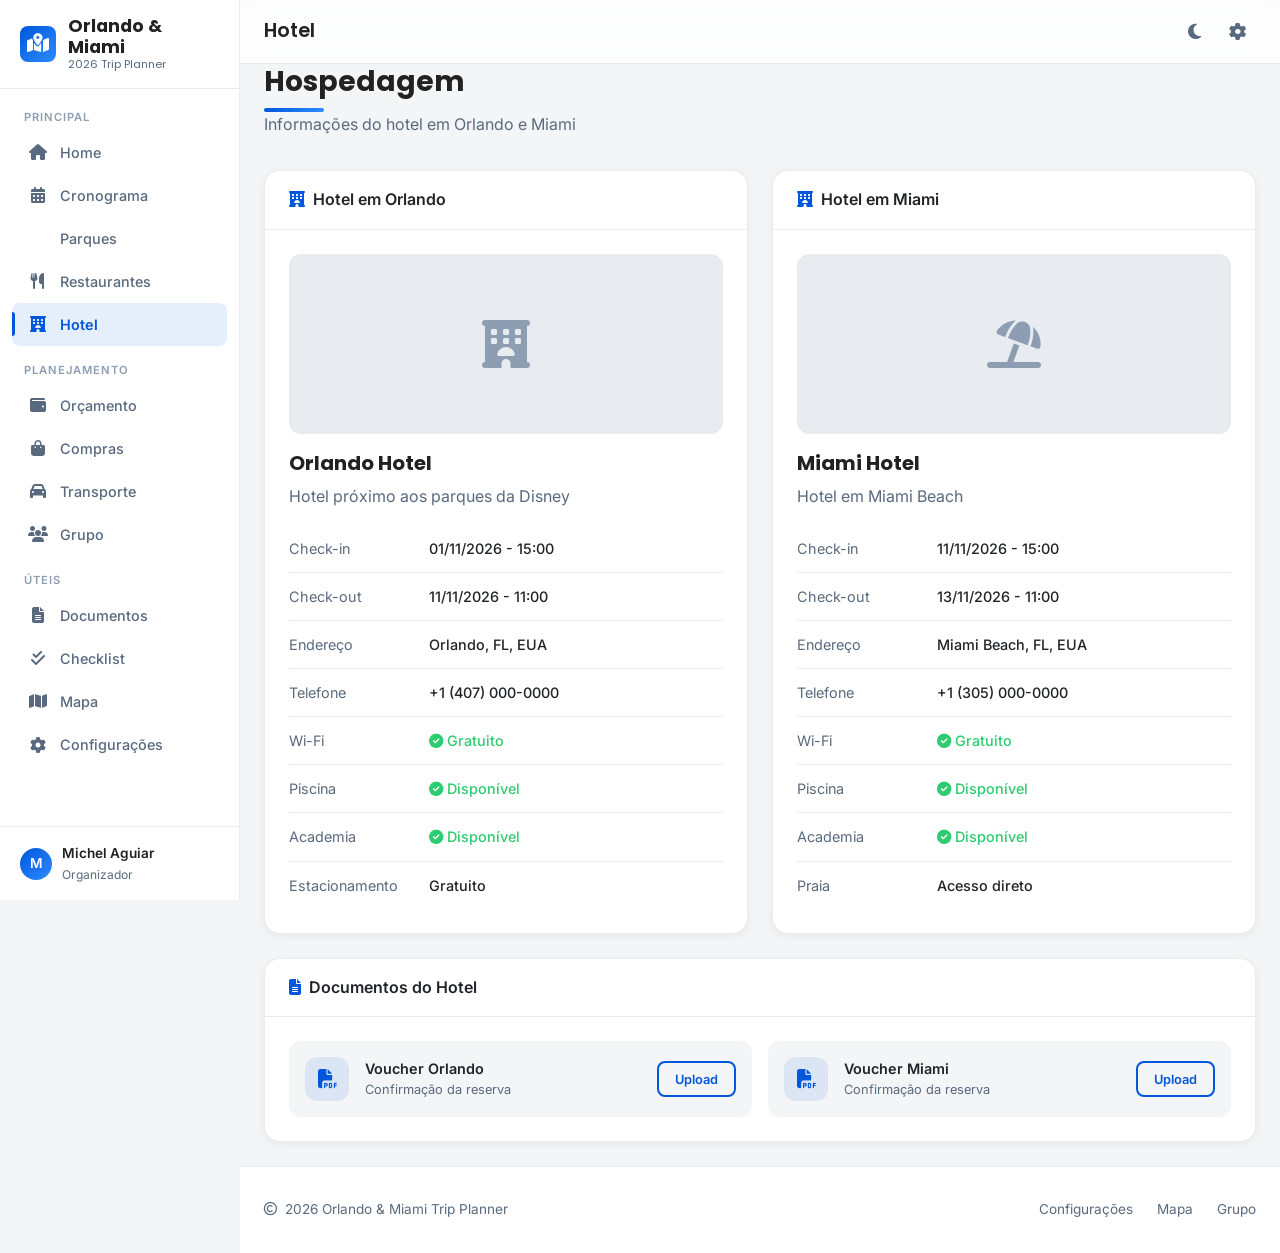
<file: hotel.html>
<!DOCTYPE html>
<html lang="pt-BR">
<head>
  <meta charset="UTF-8">
  <meta name="viewport" content="width=device-width, initial-scale=1.0">
  <title>Hotel - Orlando & Miami 2026</title>
  <link rel="preconnect" href="https://fonts.googleapis.com">
  <link rel="preconnect" href="https://fonts.gstatic.com" crossorigin>
  <link href="https://fonts.googleapis.com/css2?family=Inter:wght@300;400;500;600;700;800&family=Poppins:wght@500;600;700;800&display=swap" rel="stylesheet">
  <link href="https://cdn.jsdelivr.net/npm/bootstrap@5.3.3/dist/css/bootstrap.min.css" rel="stylesheet">
  <link href="https://cdnjs.cloudflare.com/ajax/libs/font-awesome/6.5.0/css/all.min.css" rel="stylesheet">
  <link href="https://unpkg.com/aos@2.3.1/dist/aos.css" rel="stylesheet">
  <link href="https://cdnjs.cloudflare.com/ajax/libs/animate.css/4.1.1/animate.min.css" rel="stylesheet">
  <link rel="stylesheet" href="css/style.css">
  <link rel="stylesheet" href="css/dark.css">
  <link rel="stylesheet" href="css/animations.css">
  <link rel="stylesheet" href="css/responsive.css">
</head>
<body>
  <div class="toast-container"></div>
  <button class="back-to-top" data-back-to-top><i class="fas fa-arrow-up"></i></button>
  <div class="app-layout">
    <aside class="sidebar" id="sidebar">
      <div class="sidebar-header"><div class="logo-icon"><i class="fas fa-map-marked-alt"></i></div><div class="logo-text">Orlando & Miami<span>2026 Trip Planner</span></div></div>
      <nav class="sidebar-nav">
        <div class="nav-section"><div class="nav-label">Principal</div>
          <a href="index.html" class="nav-item"><i class="fas fa-home"></i> Home</a>
          <a href="cronograma.html" class="nav-item"><i class="fas fa-calendar-alt"></i> Cronograma</a>
          <a href="parques.html" class="nav-item"><i class="fas fa-roller-coaster"></i> Parques</a>
          <a href="restaurantes.html" class="nav-item"><i class="fas fa-utensils"></i> Restaurantes</a>
          <a href="hotel.html" class="nav-item active"><i class="fas fa-hotel"></i> Hotel</a>
        </div>
        <div class="nav-section"><div class="nav-label">Planejamento</div>
          <a href="orcamento.html" class="nav-item"><i class="fas fa-wallet"></i> Orçamento</a>
          <a href="compras.html" class="nav-item"><i class="fas fa-shopping-bag"></i> Compras</a>
          <a href="transporte.html" class="nav-item"><i class="fas fa-car"></i> Transporte</a>
          <a href="grupo.html" class="nav-item"><i class="fas fa-users"></i> Grupo</a>
        </div>
        <div class="nav-section"><div class="nav-label">Úteis</div>
          <a href="documentos.html" class="nav-item"><i class="fas fa-file-alt"></i> Documentos</a>
          <a href="checklist.html" class="nav-item"><i class="fas fa-check-double"></i> Checklist</a>
          <a href="mapa.html" class="nav-item"><i class="fas fa-map"></i> Mapa</a>
          <a href="configuracoes.html" class="nav-item"><i class="fas fa-cog"></i> Configurações</a>
        </div>
      </nav>
      <div class="sidebar-footer"><div class="user-info"><div class="user-avatar">M</div><div><div style="font-weight:600;font-size:0.85rem;">Michel Aguiar</div><div style="font-size:0.75rem;color:var(--color-text-secondary);">Organizador</div></div></div></div>
    </aside>
    <main class="main-content">
      <header class="navbar-top">
        <button class="sidebar-toggle" data-sidebar-toggle><i class="fas fa-bars"></i></button>
        <span class="page-title">Hotel</span>
        <div class="navbar-actions">
          <button class="btn-icon" data-theme-toggle><i class="fas fa-moon"></i></button>
          <a href="configuracoes.html" class="btn-icon"><i class="fas fa-cog"></i></a>
        </div>
      </header>
      <div class="page-content">
        <h1 class="section-title mb-0">Hospedagem</h1>
        <p class="section-subtitle">Informações do hotel em Orlando e Miami</p>

        <div class="row g-4">
          <!-- Orlando Hotel -->
          <div class="col-lg-6">
            <div class="card" data-aos="fade-up">
              <div class="card-header"><i class="fas fa-hotel me-2 text-primary"></i>Hotel em Orlando</div>
              <div class="card-body">
                <div class="mb-3" style="background:#E8ECF1;border-radius:var(--radius-md);height:180px;display:flex;align-items:center;justify-content:center;color:#8E9EB2;font-size:3rem;">
                  <i class="fas fa-hotel"></i>
                </div>
                <h4 style="font-weight:700;">Orlando Hotel</h4>
                <p style="color:var(--color-text-secondary);">Hotel próximo aos parques da Disney</p>
                <div class="info-row"><div class="info-label">Check-in</div><div class="info-value">01/11/2026 - 15:00</div></div>
                <div class="info-row"><div class="info-label">Check-out</div><div class="info-value">11/11/2026 - 11:00</div></div>
                <div class="info-row"><div class="info-label">Endereço</div><div class="info-value">Orlando, FL, EUA</div></div>
                <div class="info-row"><div class="info-label">Telefone</div><div class="info-value">+1 (407) 000-0000</div></div>
                <div class="info-row"><div class="info-label">Wi-Fi</div><div class="info-value"><span class="text-success"><i class="fas fa-check-circle me-1"></i>Gratuito</span></div></div>
                <div class="info-row"><div class="info-label">Piscina</div><div class="info-value"><span class="text-success"><i class="fas fa-check-circle me-1"></i>Disponível</span></div></div>
                <div class="info-row"><div class="info-label">Academia</div><div class="info-value"><span class="text-success"><i class="fas fa-check-circle me-1"></i>Disponível</span></div></div>
                <div class="info-row"><div class="info-label">Estacionamento</div><div class="info-value">Gratuito</div></div>
              </div>
            </div>
          </div>

          <!-- Miami Hotel -->
          <div class="col-lg-6">
            <div class="card" data-aos="fade-up" data-aos-delay="100">
              <div class="card-header"><i class="fas fa-hotel me-2 text-primary"></i>Hotel em Miami</div>
              <div class="card-body">
                <div class="mb-3" style="background:#E8ECF1;border-radius:var(--radius-md);height:180px;display:flex;align-items:center;justify-content:center;color:#8E9EB2;font-size:3rem;">
                  <i class="fas fa-umbrella-beach"></i>
                </div>
                <h4 style="font-weight:700;">Miami Hotel</h4>
                <p style="color:var(--color-text-secondary);">Hotel em Miami Beach</p>
                <div class="info-row"><div class="info-label">Check-in</div><div class="info-value">11/11/2026 - 15:00</div></div>
                <div class="info-row"><div class="info-label">Check-out</div><div class="info-value">13/11/2026 - 11:00</div></div>
                <div class="info-row"><div class="info-label">Endereço</div><div class="info-value">Miami Beach, FL, EUA</div></div>
                <div class="info-row"><div class="info-label">Telefone</div><div class="info-value">+1 (305) 000-0000</div></div>
                <div class="info-row"><div class="info-label">Wi-Fi</div><div class="info-value"><span class="text-success"><i class="fas fa-check-circle me-1"></i>Gratuito</span></div></div>
                <div class="info-row"><div class="info-label">Piscina</div><div class="info-value"><span class="text-success"><i class="fas fa-check-circle me-1"></i>Disponível</span></div></div>
                <div class="info-row"><div class="info-label">Academia</div><div class="info-value"><span class="text-success"><i class="fas fa-check-circle me-1"></i>Disponível</span></div></div>
                <div class="info-row"><div class="info-label">Praia</div><div class="info-value">Acesso direto</div></div>
              </div>
            </div>
          </div>
        </div>

        <!-- Documents needed -->
        <div class="card mt-4" data-aos="fade-up">
          <div class="card-header"><i class="fas fa-file-alt me-2 text-primary"></i>Documentos do Hotel</div>
          <div class="card-body">
            <div class="row g-3">
              <div class="col-md-6">
                <div class="d-flex align-items-center gap-3 p-3" style="background:var(--color-bg);border-radius:var(--radius-md);">
                  <div style="width:44px;height:44px;border-radius:var(--radius-md);background:rgba(0,87,217,0.1);display:flex;align-items:center;justify-content:center;color:#0057D9;font-size:1.2rem;"><i class="fas fa-file-pdf"></i></div>
                  <div>
                    <div style="font-weight:600;font-size:0.9rem;">Voucher Orlando</div>
                    <div style="font-size:0.8rem;color:var(--color-text-secondary);">Confirmação da reserva</div>
                  </div>
                  <a href="#" class="btn btn-sm btn-outline-primary ms-auto">Upload</a>
                </div>
              </div>
              <div class="col-md-6">
                <div class="d-flex align-items-center gap-3 p-3" style="background:var(--color-bg);border-radius:var(--radius-md);">
                  <div style="width:44px;height:44px;border-radius:var(--radius-md);background:rgba(0,87,217,0.1);display:flex;align-items:center;justify-content:center;color:#0057D9;font-size:1.2rem;"><i class="fas fa-file-pdf"></i></div>
                  <div>
                    <div style="font-weight:600;font-size:0.9rem;">Voucher Miami</div>
                    <div style="font-size:0.8rem;color:var(--color-text-secondary);">Confirmação da reserva</div>
                  </div>
                  <a href="#" class="btn btn-sm btn-outline-primary ms-auto">Upload</a>
                </div>
              </div>
            </div>
          </div>
        </div>
      </div>
      <footer class="app-footer">
        <div class="footer-content">
          <div class="footer-copyright"><i class="far fa-copyright me-1"></i> 2026 Orlando & Miami Trip Planner</div>
          <div class="footer-links"><a href="configuracoes.html">Configurações</a><a href="mapa.html">Mapa</a><a href="grupo.html">Grupo</a></div>
        </div>
      </footer>
    </main>
  </div>

  <script src="https://cdn.jsdelivr.net/npm/bootstrap@5.3.3/dist/js/bootstrap.bundle.min.js"></script>
  <script src="https://unpkg.com/aos@2.3.1/dist/aos.js"></script>
  <script src="js/storage.js"></script>
  <script src="js/theme.js"></script>
  <script src="js/countdown.js"></script>
  <script src="js/app.js"></script>
  <script>AOS.init({duration:600,once:true,easing:'ease-out-cubic'});</script>
</body>
</html>
</file>
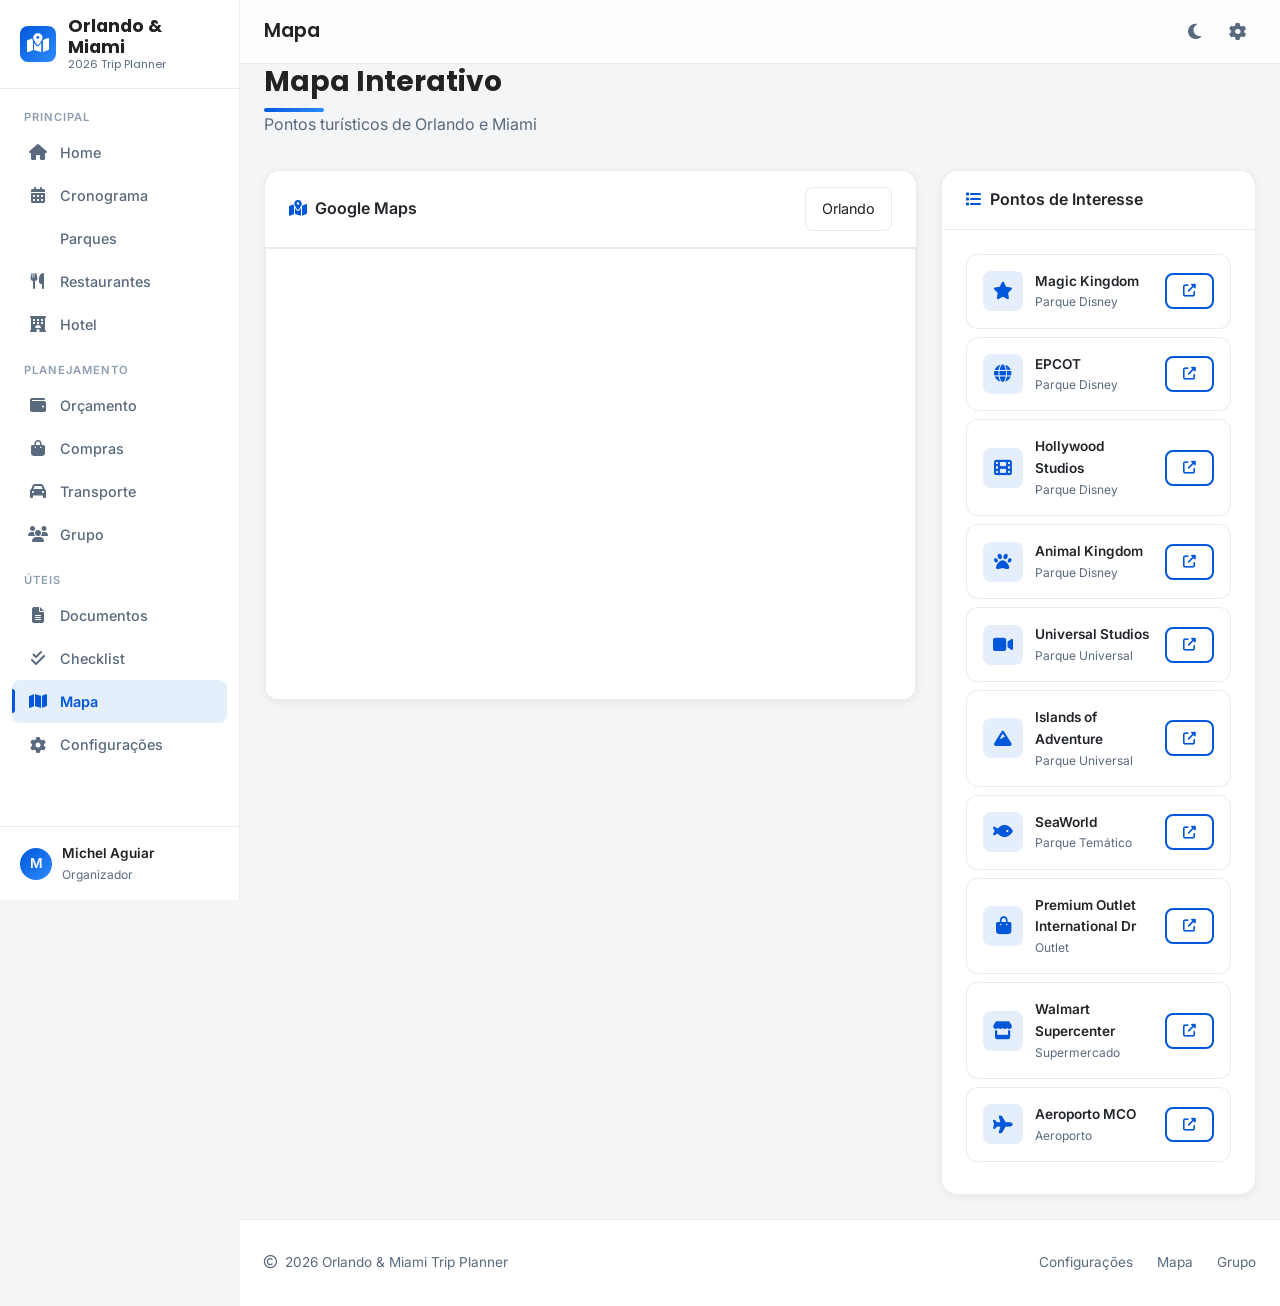
<file: mapa.html>
<!DOCTYPE html>
<html lang="pt-BR">
<head>
  <meta charset="UTF-8">
  <meta name="viewport" content="width=device-width, initial-scale=1.0">
  <title>Mapa - Orlando & Miami 2026</title>
  <meta name="description" content="Mapa interativo com pontos turísticos de Orlando e Miami">
  <link rel="preconnect" href="https://fonts.googleapis.com">
  <link rel="preconnect" href="https://fonts.gstatic.com" crossorigin>
  <link href="https://fonts.googleapis.com/css2?family=Inter:wght@300;400;500;600;700;800&family=Poppins:wght@500;600;700;800&display=swap" rel="stylesheet">
  <link href="https://cdn.jsdelivr.net/npm/bootstrap@5.3.3/dist/css/bootstrap.min.css" rel="stylesheet">
  <link href="https://cdnjs.cloudflare.com/ajax/libs/font-awesome/6.5.0/css/all.min.css" rel="stylesheet">
  <link href="https://unpkg.com/aos@2.3.1/dist/aos.css" rel="stylesheet">
  <link href="https://cdnjs.cloudflare.com/ajax/libs/animate.css/4.1.1/animate.min.css" rel="stylesheet">
  <link rel="stylesheet" href="css/style.css">
  <link rel="stylesheet" href="css/dark.css">
  <link rel="stylesheet" href="css/animations.css">
  <link rel="stylesheet" href="css/responsive.css">
</head>
<body>
  <div class="toast-container"></div>
  <button class="back-to-top" data-back-to-top><i class="fas fa-arrow-up"></i></button>
  <div class="app-layout">
    <aside class="sidebar" id="sidebar">
      <div class="sidebar-header"><div class="logo-icon"><i class="fas fa-map-marked-alt"></i></div><div class="logo-text">Orlando & Miami<span>2026 Trip Planner</span></div></div>
      <nav class="sidebar-nav">
        <div class="nav-section"><div class="nav-label">Principal</div>
          <a href="index.html" class="nav-item"><i class="fas fa-home"></i> Home</a>
          <a href="cronograma.html" class="nav-item"><i class="fas fa-calendar-alt"></i> Cronograma</a>
          <a href="parques.html" class="nav-item"><i class="fas fa-roller-coaster"></i> Parques</a>
          <a href="restaurantes.html" class="nav-item"><i class="fas fa-utensils"></i> Restaurantes</a>
          <a href="hotel.html" class="nav-item"><i class="fas fa-hotel"></i> Hotel</a>
        </div>
        <div class="nav-section"><div class="nav-label">Planejamento</div>
          <a href="orcamento.html" class="nav-item"><i class="fas fa-wallet"></i> Orçamento</a>
          <a href="compras.html" class="nav-item"><i class="fas fa-shopping-bag"></i> Compras</a>
          <a href="transporte.html" class="nav-item"><i class="fas fa-car"></i> Transporte</a>
          <a href="grupo.html" class="nav-item"><i class="fas fa-users"></i> Grupo</a>
        </div>
        <div class="nav-section"><div class="nav-label">Úteis</div>
          <a href="documentos.html" class="nav-item"><i class="fas fa-file-alt"></i> Documentos</a>
          <a href="checklist.html" class="nav-item"><i class="fas fa-check-double"></i> Checklist</a>
          <a href="mapa.html" class="nav-item active"><i class="fas fa-map"></i> Mapa</a>
          <a href="configuracoes.html" class="nav-item"><i class="fas fa-cog"></i> Configurações</a>
        </div>
      </nav>
      <div class="sidebar-footer"><div class="user-info"><div class="user-avatar">M</div><div><div style="font-weight:600;font-size:0.85rem;">Michel Aguiar</div><div style="font-size:0.75rem;color:var(--color-text-secondary);">Organizador</div></div></div></div>
    </aside>
    <main class="main-content">
      <header class="navbar-top">
        <button class="sidebar-toggle" data-sidebar-toggle><i class="fas fa-bars"></i></button>
        <span class="page-title">Mapa</span>
        <div class="navbar-actions">
          <button class="btn-icon" data-theme-toggle><i class="fas fa-moon"></i></button>
          <a href="configuracoes.html" class="btn-icon"><i class="fas fa-cog"></i></a>
        </div>
      </header>
      <div class="page-content">
        <h1 class="section-title mb-0">Mapa Interativo</h1>
        <p class="section-subtitle">Pontos turísticos de Orlando e Miami</p>

        <div class="row g-4">
          <div class="col-lg-8">
            <div class="card" data-aos="fade-up">
              <div class="card-header d-flex align-items-center justify-content-between">
                <span><i class="fas fa-map-marked-alt me-2 text-primary"></i>Google Maps</span>
                <div>
                  <select class="form-select form-select-sm" style="width:auto;display:inline-block;" onchange="changeMap(this.value)">
                    <option value="orlando">Orlando</option>
                    <option value="miami">Miami</option>
                  </select>
                </div>
              </div>
              <div class="card-body p-0">
                <div class="map-container" style="border-radius:0;">
                  <iframe id="googleMap" src="https://www.google.com/maps/embed?pb=!1m18!1m12!1m3!1d112226.20432180105!2d-81.42089085!3d28.4775082!2m3!1f0!2f0!3f0!3m2!1i1024!2i768!4f13.1!3m3!1m2!1s0x88e7738d9180c5ef%3A0x8a16f702310c3dab!2sOrlando%2C%20FL%2C%20EUA!5e0!3m2!1spt-BR!2sbr!4v1" allowfullscreen="" loading="lazy" referrerpolicy="no-referrer-when-downgrade" title="Mapa Orlando"></iframe>
                </div>
              </div>
            </div>
          </div>

          <div class="col-lg-4">
            <div class="card" data-aos="fade-up" data-aos-delay="100">
              <div class="card-header"><i class="fas fa-list me-2 text-primary"></i>Pontos de Interesse</div>
              <div class="card-body">
                <div class="location-list" id="locationsList">
                  <div class="text-center text-muted py-3"><i class="fas fa-spinner fa-spin me-2"></i>Carregando...</div>
                </div>
              </div>
            </div>
          </div>
        </div>
      </div>
      <footer class="app-footer">
        <div class="footer-content">
          <div class="footer-copyright"><i class="far fa-copyright me-1"></i> 2026 Orlando & Miami Trip Planner</div>
          <div class="footer-links"><a href="configuracoes.html">Configurações</a><a href="mapa.html">Mapa</a><a href="grupo.html">Grupo</a></div>
        </div>
      </footer>
    </main>
  </div>

  <script src="https://cdn.jsdelivr.net/npm/bootstrap@5.3.3/dist/js/bootstrap.bundle.min.js"></script>
  <script src="https://unpkg.com/aos@2.3.1/dist/aos.js"></script>
  <script src="js/storage.js"></script>
  <script src="js/theme.js"></script>
  <script src="js/countdown.js"></script>
  <script src="js/app.js"></script>

  <script>
    AOS.init({ duration: 600, once: true, easing: 'ease-out-cubic' });

    const locations = {
      orlando: [
        { name: 'Magic Kingdom', icon: 'fa-star', desc: 'Parque Disney', url: 'https://maps.google.com/?q=Magic+Kingdom+Orlando' },
        { name: 'EPCOT', icon: 'fa-globe', desc: 'Parque Disney', url: 'https://maps.google.com/?q=EPCOT+Orlando' },
        { name: 'Hollywood Studios', icon: 'fa-film', desc: 'Parque Disney', url: 'https://maps.google.com/?q=Hollywood+Studios+Orlando' },
        { name: 'Animal Kingdom', icon: 'fa-paw', desc: 'Parque Disney', url: 'https://maps.google.com/?q=Animal+Kingdom+Orlando' },
        { name: 'Universal Studios', icon: 'fa-video', desc: 'Parque Universal', url: 'https://maps.google.com/?q=Universal+Studios+Orlando' },
        { name: 'Islands of Adventure', icon: 'fa-mountain', desc: 'Parque Universal', url: 'https://maps.google.com/?q=Islands+of+Adventure+Orlando' },
        { name: 'SeaWorld', icon: 'fa-fish', desc: 'Parque Temático', url: 'https://maps.google.com/?q=SeaWorld+Orlando' },
        { name: 'Premium Outlet International Dr', icon: 'fa-shopping-bag', desc: 'Outlet', url: 'https://maps.google.com/?q=Premium+Outlet+International+Drive+Orlando' },
        { name: 'Walmart Supercenter', icon: 'fa-store', desc: 'Supermercado', url: 'https://maps.google.com/?q=Walmart+Orlando+FL' },
        { name: 'Aeroporto MCO', icon: 'fa-plane', desc: 'Aeroporto', url: 'https://maps.google.com/?q=Orlando+International+Airport' }
      ],
      miami: [
        { name: 'Miami Beach', icon: 'fa-umbrella-beach', desc: 'Praia', url: 'https://maps.google.com/?q=Miami+Beach+FL' },
        { name: 'South Beach', icon: 'fa-sun', desc: 'Praia', url: 'https://maps.google.com/?q=South+Beach+Miami' },
        { name: 'Bayside Marketplace', icon: 'fa-shopping-bag', desc: 'Shopping', url: 'https://maps.google.com/?q=Bayside+Marketplace+Miami' },
        { name: 'Little Havana', icon: 'fa-music', desc: 'Bairro cultural', url: 'https://maps.google.com/?q=Little+Havana+Miami' },
        { name: 'Aeroporto MIA', icon: 'fa-plane', desc: 'Aeroporto', url: 'https://maps.google.com/?q=Miami+International+Airport' }
      ]
    };

    function changeMap(city) {
      const urls = {
        orlando: 'https://www.google.com/maps/embed?pb=!1m18!1m12!1m3!1d112226.20432180105!2d-81.42089085!3d28.4775082!2m3!1f0!2f0!3f0!3m2!1i1024!2i768!4f13.1!3m3!1m2!1s0x88e7738d9180c5ef%3A0x8a16f702310c3dab!2sOrlando%2C%20FL%2C%20EUA!5e0!3m2!1spt-BR!2sbr!4v1',
        miami: 'https://www.google.com/maps/embed?pb=!1m18!1m12!1m3!1d14374.73577821693!2d-80.14119465!3d25.7826035!2m3!1f0!2f0!3f0!3m2!1i1024!2i768!4f13.1!3m3!1m2!1s0x88d9b8a1c2b0e6f1%3A0x8a16f702310c3dab!2sMiami%2C%20FL%2C%20EUA!5e0!3m2!1spt-BR!2sbr!4v1'
      };
      document.getElementById('googleMap').src = urls[city] || urls.orlando;
      loadLocations(city);
    }

    function loadLocations(city = 'orlando') {
      const list = locations[city] || locations.orlando;
      const container = document.getElementById('locationsList');
      container.innerHTML = list.map(loc => `
        <div class="widget-card mb-2">
          <div class="widget-icon" style="background:rgba(0,87,217,0.1);color:#0057D9;"><i class="fas ${loc.icon}"></i></div>
          <div class="widget-info">
            <div class="widget-title">${loc.name}</div>
            <div style="font-size:0.75rem;color:var(--color-text-secondary);">${loc.desc}</div>
          </div>
          <a href="${loc.url}" target="_blank" class="btn btn-sm btn-outline-primary" title="Abrir no Maps"><i class="fas fa-external-link-alt"></i></a>
        </div>
      `).join('');
    }

    document.addEventListener('DOMContentLoaded', () => loadLocations('orlando'));
  </script>
</body>
</html>
</file>
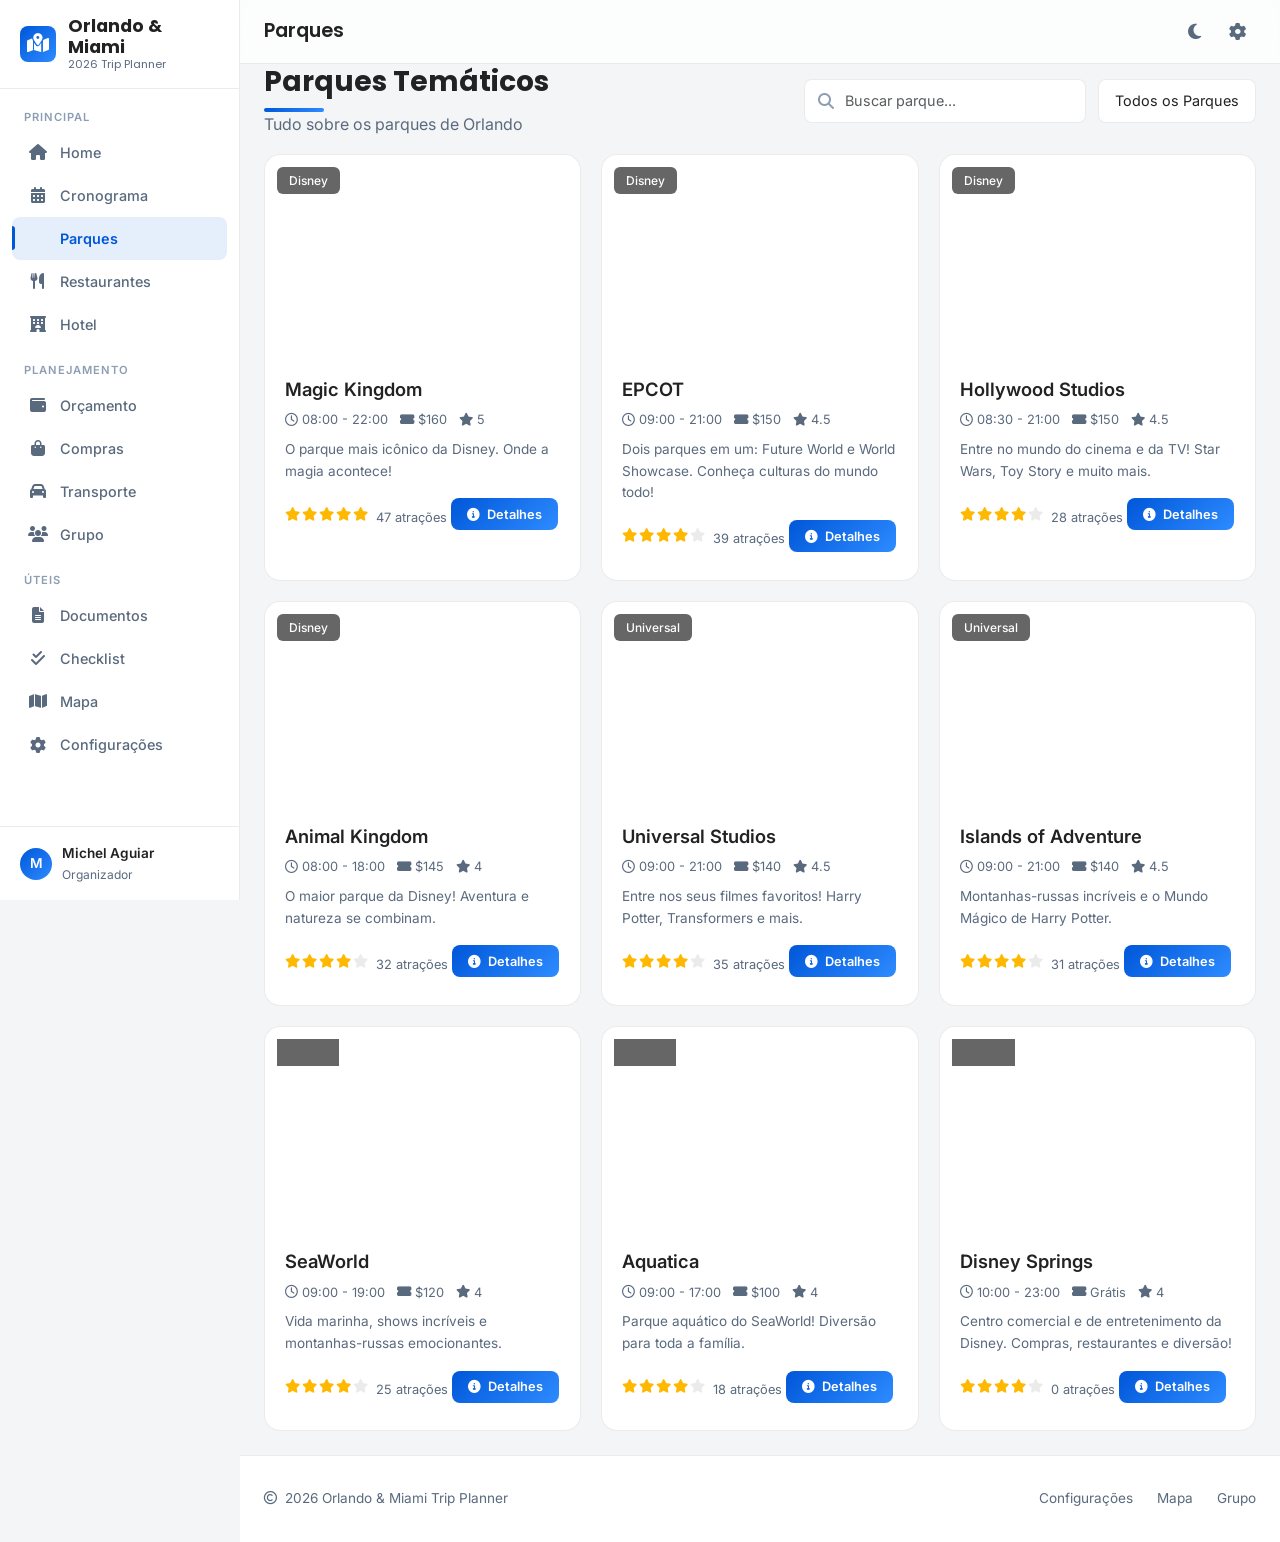
<file: parques.html>
<!DOCTYPE html>
<html lang="pt-BR">
<head>
  <meta charset="UTF-8">
  <meta name="viewport" content="width=device-width, initial-scale=1.0">
  <title>Parques - Orlando & Miami 2026</title>
  <meta name="description" content="Informações completas sobre os parques temáticos de Orlando">
  <link rel="preconnect" href="https://fonts.googleapis.com">
  <link rel="preconnect" href="https://fonts.gstatic.com" crossorigin>
  <link href="https://fonts.googleapis.com/css2?family=Inter:wght@300;400;500;600;700;800&family=Poppins:wght@500;600;700;800&display=swap" rel="stylesheet">
  <link href="https://cdn.jsdelivr.net/npm/bootstrap@5.3.3/dist/css/bootstrap.min.css" rel="stylesheet">
  <link href="https://cdnjs.cloudflare.com/ajax/libs/font-awesome/6.5.0/css/all.min.css" rel="stylesheet">
  <link href="https://unpkg.com/aos@2.3.1/dist/aos.css" rel="stylesheet">
  <link href="https://cdnjs.cloudflare.com/ajax/libs/animate.css/4.1.1/animate.min.css" rel="stylesheet">
  <link rel="stylesheet" href="css/style.css">
  <link rel="stylesheet" href="css/dark.css">
  <link rel="stylesheet" href="css/animations.css">
  <link rel="stylesheet" href="css/responsive.css">
</head>
<body>
  <div class="toast-container"></div>
  <button class="back-to-top" data-back-to-top><i class="fas fa-arrow-up"></i></button>

  <div class="app-layout">
    <aside class="sidebar" id="sidebar">
      <div class="sidebar-header">
        <div class="logo-icon"><i class="fas fa-map-marked-alt"></i></div>
        <div class="logo-text">Orlando & Miami<span>2026 Trip Planner</span></div>
      </div>
      <nav class="sidebar-nav">
        <div class="nav-section"><div class="nav-label">Principal</div>
          <a href="index.html" class="nav-item"><i class="fas fa-home"></i> Home</a>
          <a href="cronograma.html" class="nav-item"><i class="fas fa-calendar-alt"></i> Cronograma</a>
          <a href="parques.html" class="nav-item active"><i class="fas fa-roller-coaster"></i> Parques</a>
          <a href="restaurantes.html" class="nav-item"><i class="fas fa-utensils"></i> Restaurantes</a>
          <a href="hotel.html" class="nav-item"><i class="fas fa-hotel"></i> Hotel</a>
        </div>
        <div class="nav-section"><div class="nav-label">Planejamento</div>
          <a href="orcamento.html" class="nav-item"><i class="fas fa-wallet"></i> Orçamento</a>
          <a href="compras.html" class="nav-item"><i class="fas fa-shopping-bag"></i> Compras</a>
          <a href="transporte.html" class="nav-item"><i class="fas fa-car"></i> Transporte</a>
          <a href="grupo.html" class="nav-item"><i class="fas fa-users"></i> Grupo</a>
        </div>
        <div class="nav-section"><div class="nav-label">Úteis</div>
          <a href="documentos.html" class="nav-item"><i class="fas fa-file-alt"></i> Documentos</a>
          <a href="checklist.html" class="nav-item"><i class="fas fa-check-double"></i> Checklist</a>
          <a href="mapa.html" class="nav-item"><i class="fas fa-map"></i> Mapa</a>
          <a href="configuracoes.html" class="nav-item"><i class="fas fa-cog"></i> Configurações</a>
        </div>
      </nav>
      <div class="sidebar-footer">
        <div class="user-info"><div class="user-avatar">M</div><div><div style="font-weight:600;font-size:0.85rem;">Michel Aguiar</div><div style="font-size:0.75rem;color:var(--color-text-secondary);">Organizador</div></div></div>
      </div>
    </aside>

    <main class="main-content">
      <header class="navbar-top">
        <button class="sidebar-toggle" data-sidebar-toggle><i class="fas fa-bars"></i></button>
        <span class="page-title">Parques</span>
        <div class="navbar-actions">
          <button class="btn-icon" data-theme-toggle><i class="fas fa-moon"></i></button>
          <a href="configuracoes.html" class="btn-icon"><i class="fas fa-cog"></i></a>
        </div>
      </header>

      <div class="page-content">
        <div class="d-flex align-items-center justify-content-between mb-3 flex-wrap gap-2">
          <div>
            <h1 class="section-title mb-0">Parques Temáticos</h1>
            <p class="section-subtitle mb-0">Tudo sobre os parques de Orlando</p>
          </div>
          <div class="filter-bar mb-0">
            <div class="search-box">
              <i class="fas fa-search"></i>
              <input type="text" class="form-control" id="parkSearch" placeholder="Buscar parque..." oninput="filterParks()">
            </div>
            <select class="form-select" id="parkFilter" onchange="filterParks()" style="width:auto;">
              <option value="all">Todos os Parques</option>
              <option value="disney">Disney</option>
              <option value="universal">Universal</option>
              <option value="outros">Outros</option>
            </select>
          </div>
        </div>

        <div class="grid-cards-2" id="parksContainer">
          <!-- Parks are loaded by JS -->
          <div class="text-center text-muted py-5 col-12"><i class="fas fa-spinner fa-spin fa-2x"></i><p class="mt-2">Carregando parques...</p></div>
        </div>
      </div>

      <footer class="app-footer">
        <div class="footer-content">
          <div class="footer-copyright"><i class="far fa-copyright me-1"></i> 2026 Orlando & Miami Trip Planner</div>
          <div class="footer-links"><a href="configuracoes.html">Configurações</a><a href="mapa.html">Mapa</a><a href="grupo.html">Grupo</a></div>
        </div>
      </footer>
    </main>
  </div>

  <script src="https://cdn.jsdelivr.net/npm/bootstrap@5.3.3/dist/js/bootstrap.bundle.min.js"></script>
  <script src="https://unpkg.com/aos@2.3.1/dist/aos.js"></script>
  <script src="js/storage.js"></script>
  <script src="js/theme.js"></script>
  <script src="js/countdown.js"></script>
  <script src="js/app.js"></script>

  <script>
    AOS.init({ duration: 600, once: true, easing: 'ease-out-cubic' });

    const parks = [
      { id: 1, name: 'Magic Kingdom', category: 'disney', group: 'Disney', rating: 5, hours: '08:00 - 22:00', price: '$160', image: 'https://images.unsplash.com/photo-1538688423619-a81d3f23454b?w=600&q=80', desc: 'O parque mais icônico da Disney. Onde a magia acontece!', attractions: 47, highlights: ['Castelo da Cinderela', 'Space Mountain', 'Big Thunder Mountain', 'Pirates of the Caribbean'], dining: ['Be Our Guest', 'Cinderella\'s Royal Table', 'Liberty Tree Tavern'] },
      { id: 2, name: 'EPCOT', category: 'disney', group: 'Disney', rating: 4.5, hours: '09:00 - 21:00', price: '$150', image: 'https://images.unsplash.com/photo-1544928144-79d0f0a7e877?w=600&q=80', desc: 'Dois parques em um: Future World e World Showcase. Conheça culturas do mundo todo!', attractions: 39, highlights: ['Spaceship Earth', 'Soarin\'', 'Test Track', 'World Showcase'], dining: ['Via Napoli', 'Le Cellier', 'Tokyo Dining'] },
      { id: 3, name: 'Hollywood Studios', category: 'disney', group: 'Disney', rating: 4.5, hours: '08:30 - 21:00', price: '$150', image: 'https://images.unsplash.com/photo-1591375276347-e9a3a8f8e8b8?w=600&q=80', desc: 'Entre no mundo do cinema e da TV! Star Wars, Toy Story e muito mais.', attractions: 28, highlights: ['Star Wars: Rise of the Resistance', 'Tower of Terror', 'Rock n\' Roller Coaster', 'Toy Story Mania'], dining: ['Sci-Fi Dine-In', '50\'s Prime Time', 'Mama Melrose'] },
      { id: 4, name: 'Animal Kingdom', category: 'disney', group: 'Disney', rating: 4, hours: '08:00 - 18:00', price: '$145', image: 'https://images.unsplash.com/photo-1569050467447-c54b48a30016?w=600&q=80', desc: 'O maior parque da Disney! Aventura e natureza se combinam.', attractions: 32, highlights: ['Avatar Flight of Passage', 'Kilimanjaro Safaris', 'Expedition Everest', 'Finding Nemo'], dining: ['Tusker House', 'Yak & Yeti', 'Rainforest Cafe'] },
      { id: 5, name: 'Universal Studios', category: 'universal', group: 'Universal', rating: 4.5, hours: '09:00 - 21:00', price: '$140', image: 'https://images.unsplash.com/photo-1582829626895-cf3fa2bce9e0?w=600&q=80', desc: 'Entre nos seus filmes favoritos! Harry Potter, Transformers e mais.', attractions: 35, highlights: ['Harry Potter Diagon Alley', 'Transformers 3D', 'Revenge of the Mummy', 'Men in Black'], dining: ['Hard Rock Cafe', 'Finnegan\'s', 'Leaky Cauldron'] },
      { id: 6, name: 'Islands of Adventure', category: 'universal', group: 'Universal', rating: 4.5, hours: '09:00 - 21:00', price: '$140', image: 'https://images.unsplash.com/photo-1582829626895-cf3fa2bce9e0?w=600&q=80', desc: 'Montanhas-russas incríveis e o Mundo Mágico de Harry Potter.', attractions: 31, highlights: ['Hagrid\'s Motorbike', 'The Incredible Hulk', 'Jurassic Park', 'Harry Potter Forbidden Journey'], dining: ['Three Broomsticks', 'Mythos', 'The Burger Digs'] },
      { id: 7, name: 'SeaWorld', category: 'outros', group: 'Outros', rating: 4, hours: '09:00 - 19:00', price: '$120', image: 'https://images.unsplash.com/photo-1564419320461-6870880221ad?w=600&q=80', desc: 'Vida marinha, shows incríveis e montanhas-russas emocionantes.', attractions: 25, highlights: ['Mako', 'Kraken', 'Orca Encounter', 'Dolphin Cove'], dining: ['Sharks Underwater Grill', 'Oyster House'] },
      { id: 8, name: 'Aquatica', category: 'outros', group: 'Outros', rating: 4, hours: '09:00 - 17:00', price: '$100', image: 'https://images.unsplash.com/photo-1558618666-fcd25c85f82e?w=600&q=80', desc: 'Parque aquático do SeaWorld! Diversão para toda a família.', attractions: 18, highlights: ['Dolphin Plunge', 'Roa\'s Rapids', 'Taumata Racer', 'Tassie\'s Twisters'], dining: ['Banana Beach Cookout', 'Waterstone Grill'] },
      { id: 9, name: 'Disney Springs', category: 'disney', group: 'Disney', rating: 4, hours: '10:00 - 23:00', price: 'Grátis', image: 'https://images.unsplash.com/photo-1538688423619-a81d3f23454b?w=600&q=80', desc: 'Centro comercial e de entretenimento da Disney. Compras, restaurantes e diversão!', attractions: 0, highlights: ['World of Disney', 'The LEGO Store', 'The Boathouse', 'Disney\'s Candy Cauldron'], dining: ['The Boathouse', 'Wolfgang Puck', 'Morimoto Asia'] }
    ];

    function filterParks() {
      const search = document.getElementById('parkSearch').value.toLowerCase();
      const filter = document.getElementById('parkFilter').value;
      const container = document.getElementById('parksContainer');

      const filtered = parks.filter(p => {
        const matchSearch = p.name.toLowerCase().includes(search) || p.desc.toLowerCase().includes(search) || p.group.toLowerCase().includes(search);
        const matchFilter = filter === 'all' || p.category === filter;
        return matchSearch && matchFilter;
      });

      if (filtered.length === 0) {
        container.innerHTML = '<div class="col-12 text-center py-5"><i class="fas fa-search fa-2x text-muted mb-2"></i><p class="text-muted">Nenhum parque encontrado.</p></div>';
        return;
      }

      container.innerHTML = filtered.map(p => `
        <div class="park-card searchable" data-aos="fade-up">
          <div class="park-image" style="background-image:url('${p.image}');">
            <span class="park-badge">${p.group}</span>
          </div>
          <div class="park-body">
            <div class="park-title">${p.name}</div>
            <div class="park-info">
              <span><i class="far fa-clock"></i>${p.hours}</span>
              <span><i class="fas fa-ticket-alt"></i>${p.price}</span>
              <span><i class="fas fa-star"></i>${p.rating}</span>
            </div>
            <p style="font-size:0.85rem;color:var(--color-text-secondary);">${p.desc}</p>
            <div class="park-rating rating">
              ${Array.from({length: 5}, (_, i) => `<i class="fas fa-star ${i < Math.floor(p.rating) ? '' : 'rating-empty'}"></i>`).join('')}
              <span style="font-size:0.8rem;color:var(--color-text-secondary);margin-left:6px;">${p.attractions} atrações</span>
            </div>
            <button class="btn btn-sm btn-primary" onclick="showParkDetail(${p.id})">
              <i class="fas fa-info-circle me-1"></i> Detalhes
            </button>
          </div>
        </div>
      `).join('');
    }

    function showParkDetail(id) {
      const p = parks.find(x => x.id === id);
      if (!p) return;
      App.showModal(p.name, `
        <div class="mb-3">
          <img src="${p.image}" alt="${p.name}" class="img-fluid rounded" style="width:100%;height:180px;object-fit:cover;">
        </div>
        <p>${p.desc}</p>
        <div class="info-row"><div class="info-label">Horário</div><div class="info-value">${p.hours}</div></div>
        <div class="info-row"><div class="info-label">Ingresso</div><div class="info-value">${p.price}</div></div>
        <div class="info-row"><div class="info-label">Avaliação</div><div class="info-value"><div class="rating">${Array.from({length:5},(_,i)=>`<i class="fas fa-star ${i<Math.floor(p.rating)?'':'rating-empty'}"></i>`).join('')}</div></div></div>
        <h6 class="mt-3">Principais Atrações</h6>
        <ul>${p.highlights.map(h => `<li style="font-size:0.9rem;margin-bottom:4px;"><i class="fas fa-check-circle text-success me-2"></i>${h}</li>`).join('')}</ul>
        <h6 class="mt-3">Restaurantes</h6>
        <ul>${p.dining.map(d => `<li style="font-size:0.9rem;margin-bottom:4px;"><i class="fas fa-utensils text-primary me-2"></i>${d}</li>`).join('')}</ul>
      `, 'modal-lg');
    }

    document.addEventListener('DOMContentLoaded', filterParks);
  </script>
</body>
</html>
</file>
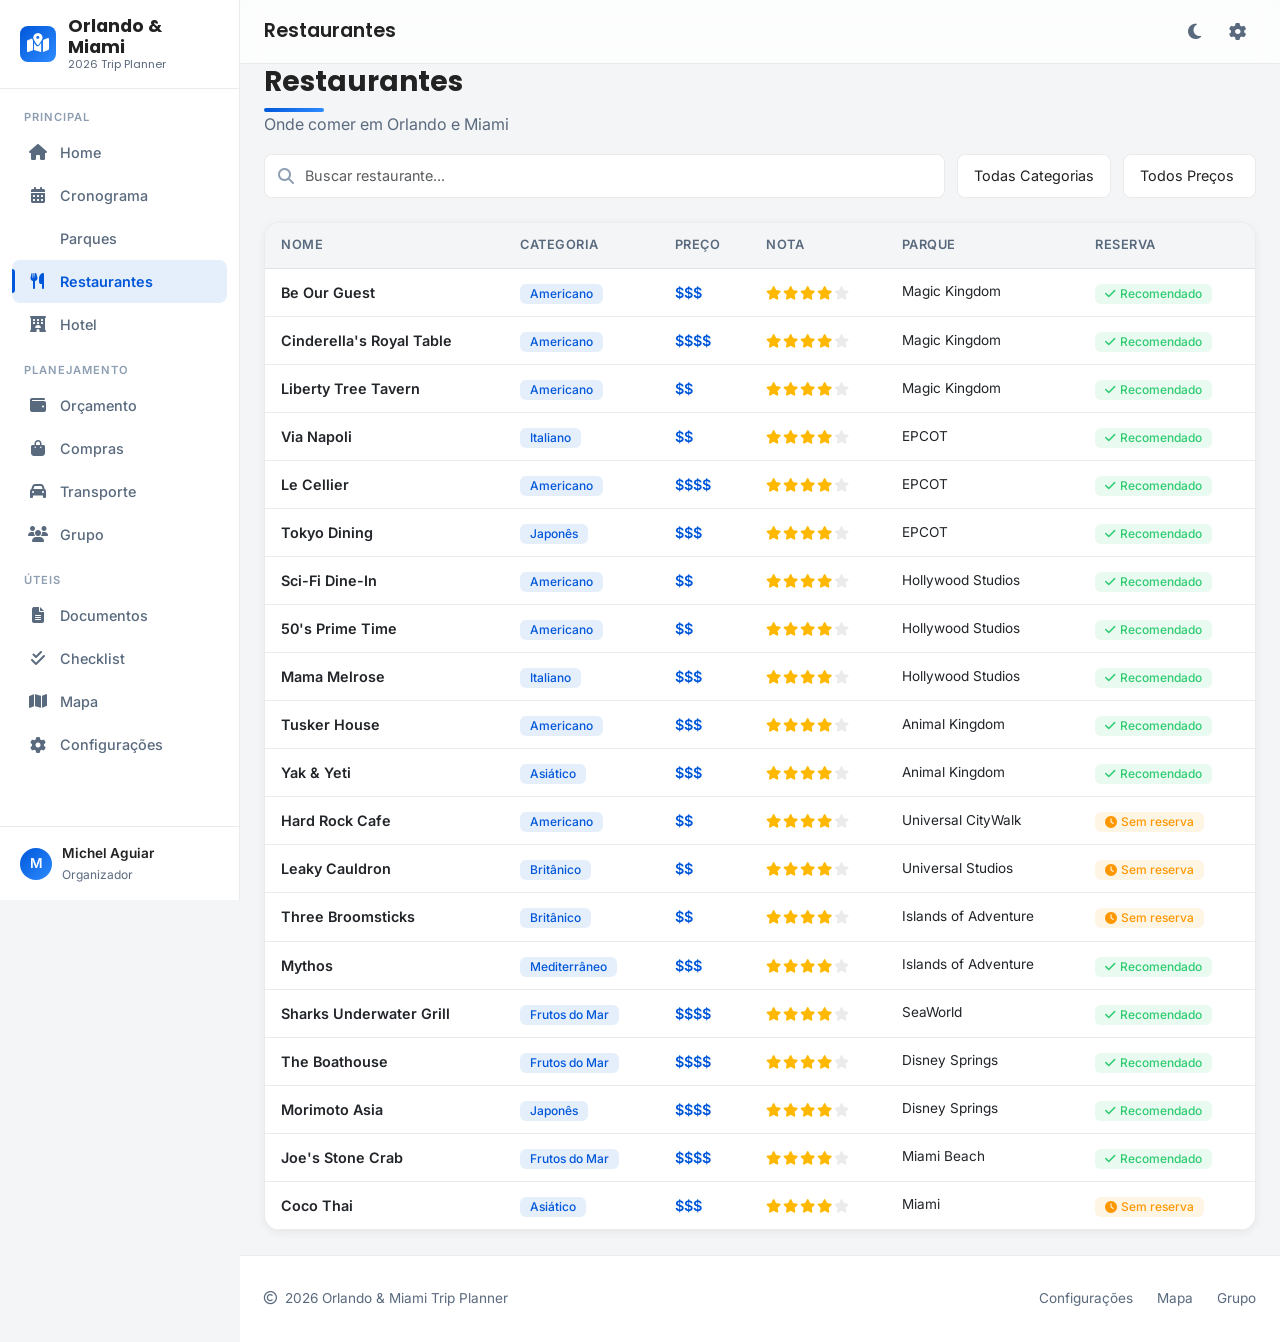
<file: restaurantes.html>
<!DOCTYPE html>
<html lang="pt-BR">
<head>
  <meta charset="UTF-8">
  <meta name="viewport" content="width=device-width, initial-scale=1.0">
  <title>Restaurantes - Orlando & Miami 2026</title>
  <meta name="description" content="Restaurantes recomendados em Orlando e Miami">
  <link rel="preconnect" href="https://fonts.googleapis.com">
  <link rel="preconnect" href="https://fonts.gstatic.com" crossorigin>
  <link href="https://fonts.googleapis.com/css2?family=Inter:wght@300;400;500;600;700;800&family=Poppins:wght@500;600;700;800&display=swap" rel="stylesheet">
  <link href="https://cdn.jsdelivr.net/npm/bootstrap@5.3.3/dist/css/bootstrap.min.css" rel="stylesheet">
  <link href="https://cdnjs.cloudflare.com/ajax/libs/font-awesome/6.5.0/css/all.min.css" rel="stylesheet">
  <link href="https://unpkg.com/aos@2.3.1/dist/aos.css" rel="stylesheet">
  <link href="https://cdnjs.cloudflare.com/ajax/libs/animate.css/4.1.1/animate.min.css" rel="stylesheet">
  <link rel="stylesheet" href="css/style.css">
  <link rel="stylesheet" href="css/dark.css">
  <link rel="stylesheet" href="css/animations.css">
  <link rel="stylesheet" href="css/responsive.css">
</head>
<body>
  <div class="toast-container"></div>
  <button class="back-to-top" data-back-to-top><i class="fas fa-arrow-up"></i></button>

  <div class="app-layout">
    <aside class="sidebar" id="sidebar">
      <div class="sidebar-header">
        <div class="logo-icon"><i class="fas fa-map-marked-alt"></i></div>
        <div class="logo-text">Orlando & Miami<span>2026 Trip Planner</span></div>
      </div>
      <nav class="sidebar-nav">
        <div class="nav-section"><div class="nav-label">Principal</div>
          <a href="index.html" class="nav-item"><i class="fas fa-home"></i> Home</a>
          <a href="cronograma.html" class="nav-item"><i class="fas fa-calendar-alt"></i> Cronograma</a>
          <a href="parques.html" class="nav-item"><i class="fas fa-roller-coaster"></i> Parques</a>
          <a href="restaurantes.html" class="nav-item active"><i class="fas fa-utensils"></i> Restaurantes</a>
          <a href="hotel.html" class="nav-item"><i class="fas fa-hotel"></i> Hotel</a>
        </div>
        <div class="nav-section"><div class="nav-label">Planejamento</div>
          <a href="orcamento.html" class="nav-item"><i class="fas fa-wallet"></i> Orçamento</a>
          <a href="compras.html" class="nav-item"><i class="fas fa-shopping-bag"></i> Compras</a>
          <a href="transporte.html" class="nav-item"><i class="fas fa-car"></i> Transporte</a>
          <a href="grupo.html" class="nav-item"><i class="fas fa-users"></i> Grupo</a>
        </div>
        <div class="nav-section"><div class="nav-label">Úteis</div>
          <a href="documentos.html" class="nav-item"><i class="fas fa-file-alt"></i> Documentos</a>
          <a href="checklist.html" class="nav-item"><i class="fas fa-check-double"></i> Checklist</a>
          <a href="mapa.html" class="nav-item"><i class="fas fa-map"></i> Mapa</a>
          <a href="configuracoes.html" class="nav-item"><i class="fas fa-cog"></i> Configurações</a>
        </div>
      </nav>
      <div class="sidebar-footer">
        <div class="user-info"><div class="user-avatar">M</div><div><div style="font-weight:600;font-size:0.85rem;">Michel Aguiar</div><div style="font-size:0.75rem;color:var(--color-text-secondary);">Organizador</div></div></div>
      </div>
    </aside>

    <main class="main-content">
      <header class="navbar-top">
        <button class="sidebar-toggle" data-sidebar-toggle><i class="fas fa-bars"></i></button>
        <span class="page-title">Restaurantes</span>
        <div class="navbar-actions">
          <button class="btn-icon" data-theme-toggle><i class="fas fa-moon"></i></button>
          <a href="configuracoes.html" class="btn-icon"><i class="fas fa-cog"></i></a>
        </div>
      </header>

      <div class="page-content">
        <div class="d-flex align-items-center justify-content-between mb-3 flex-wrap gap-2">
          <div>
            <h1 class="section-title mb-0">Restaurantes</h1>
            <p class="section-subtitle mb-0">Onde comer em Orlando e Miami</p>
          </div>
        </div>

        <div class="filter-bar" data-aos="fade-up">
          <div class="search-box">
            <i class="fas fa-search"></i>
            <input type="text" class="form-control" id="restSearch" placeholder="Buscar restaurante..." oninput="filterRestaurants()">
          </div>
          <select class="form-select" id="restCategory" onchange="filterRestaurants()" style="width:auto;">
            <option value="all">Todas Categorias</option>
            <option value="Americano">Americano</option>
            <option value="Italiano">Italiano</option>
            <option value="Japonês">Japonês</option>
            <option value="Mexicano">Mexicano</option>
            <option value="Frutos do Mar">Frutos do Mar</option>
            <option value="Brasileiro">Brasileiro</option>
            <option value="Fast Food">Fast Food</option>
          </select>
          <select class="form-select" id="restPrice" onchange="filterRestaurants()" style="width:auto;">
            <option value="all">Todos Preços</option>
            <option value="$">$ (Econômico)</option>
            <option value="$$">$$ (Médio)</option>
            <option value="$$$">$$$ (Caro)</option>
            <option value="$$$$">$$$$ (Luxo)</option>
          </select>
        </div>

        <div class="card" data-aos="fade-up">
          <div class="card-body p-0">
            <div class="table-responsive-custom">
              <table class="table-custom">
                <thead>
                  <tr>
                    <th>Nome</th>
                    <th>Categoria</th>
                    <th>Preço</th>
                    <th>Nota</th>
                    <th>Parque</th>
                    <th>Reserva</th>
                  </tr>
                </thead>
                <tbody id="restTableBody">
                  <!-- Loaded by JS -->
                  <tr><td colspan="6" class="text-center text-muted py-4"><i class="fas fa-spinner fa-spin me-2"></i>Carregando...</td></tr>
                </tbody>
              </table>
            </div>
          </div>
        </div>
      </div>

      <footer class="app-footer">
        <div class="footer-content">
          <div class="footer-copyright"><i class="far fa-copyright me-1"></i> 2026 Orlando & Miami Trip Planner</div>
          <div class="footer-links"><a href="configuracoes.html">Configurações</a><a href="mapa.html">Mapa</a><a href="grupo.html">Grupo</a></div>
        </div>
      </footer>
    </main>
  </div>

  <script src="https://cdn.jsdelivr.net/npm/bootstrap@5.3.3/dist/js/bootstrap.bundle.min.js"></script>
  <script src="https://unpkg.com/aos@2.3.1/dist/aos.js"></script>
  <script src="js/storage.js"></script>
  <script src="js/theme.js"></script>
  <script src="js/countdown.js"></script>
  <script src="js/app.js"></script>

  <script>
    AOS.init({ duration: 600, once: true, easing: 'ease-out-cubic' });

    const restaurants = [
      { name: 'Be Our Guest', cat: 'Americano', price: '$$$', rating: 4.5, park: 'Magic Kingdom', reservation: true, desc: 'Jantar no castelo da Bela e a Fera' },
      { name: 'Cinderella\'s Royal Table', cat: 'Americano', price: '$$$$', rating: 4.5, park: 'Magic Kingdom', reservation: true, desc: 'Jantar no castelo da Cinderela' },
      { name: 'Liberty Tree Tavern', cat: 'Americano', price: '$$', rating: 4, park: 'Magic Kingdom', reservation: true, desc: 'Comida colonial americana' },
      { name: 'Via Napoli', cat: 'Italiano', price: '$$', rating: 4.5, park: 'EPCOT', reservation: true, desc: 'Pizzas autênticas italianas' },
      { name: 'Le Cellier', cat: 'Americano', price: '$$$$', rating: 4.5, park: 'EPCOT', reservation: true, desc: 'Steakhouse canadense' },
      { name: 'Tokyo Dining', cat: 'Japonês', price: '$$$', rating: 4, park: 'EPCOT', reservation: true, desc: 'Culinária japonesa' },
      { name: 'Sci-Fi Dine-In', cat: 'Americano', price: '$$', rating: 4, park: 'Hollywood Studios', reservation: true, desc: 'Jantar em drive-in' },
      { name: '50\'s Prime Time', cat: 'Americano', price: '$$', rating: 4, park: 'Hollywood Studios', reservation: true, desc: 'Cozinha dos anos 50' },
      { name: 'Mama Melrose', cat: 'Italiano', price: '$$$', rating: 4, park: 'Hollywood Studios', reservation: true, desc: 'Culinária italiana' },
      { name: 'Tusker House', cat: 'Americano', price: '$$$', rating: 4.5, park: 'Animal Kingdom', reservation: true, desc: 'Buffet africano' },
      { name: 'Yak & Yeti', cat: 'Asiático', price: '$$$', rating: 4, park: 'Animal Kingdom', reservation: true, desc: 'Culinária asiática' },
      { name: 'Hard Rock Cafe', cat: 'Americano', price: '$$', rating: 4, park: 'Universal CityWalk', reservation: false, desc: 'Ícone americano' },
      { name: 'Leaky Cauldron', cat: 'Britânico', price: '$$', rating: 4.5, park: 'Universal Studios', reservation: false, desc: 'Culinária britânica' },
      { name: 'Three Broomsticks', cat: 'Britânico', price: '$$', rating: 4.5, park: 'Islands of Adventure', reservation: false, desc: 'Cerveja amanteigada' },
      { name: 'Mythos', cat: 'Mediterrâneo', price: '$$$', rating: 4.5, park: 'Islands of Adventure', reservation: true, desc: 'Melhor restaurante de parque' },
      { name: 'Sharks Underwater Grill', cat: 'Frutos do Mar', price: '$$$$', rating: 4, park: 'SeaWorld', reservation: true, desc: 'Jantar com vista para tubarões' },
      { name: 'The Boathouse', cat: 'Frutos do Mar', price: '$$$$', rating: 4.5, park: 'Disney Springs', reservation: true, desc: 'Frutos do mar premium' },
      { name: 'Morimoto Asia', cat: 'Japonês', price: '$$$$', rating: 4.5, park: 'Disney Springs', reservation: true, desc: 'Culinária asiática' },
      { name: 'Joe\'s Stone Crab', cat: 'Frutos do Mar', price: '$$$$', rating: 4.5, park: 'Miami Beach', reservation: true, desc: 'Ícone de Miami' },
      { name: 'Coco Thai', cat: 'Asiático', price: '$$$', rating: 4, park: 'Miami', reservation: false, desc: 'Culinária tailandesa' }
    ];

    function filterRestaurants() {
      const search = document.getElementById('restSearch').value.toLowerCase();
      const cat = document.getElementById('restCategory').value;
      const price = document.getElementById('restPrice').value;
      const tbody = document.getElementById('restTableBody');

      const filtered = restaurants.filter(r => {
        const matchSearch = r.name.toLowerCase().includes(search) || r.park.toLowerCase().includes(search) || r.cat.toLowerCase().includes(search);
        const matchCat = cat === 'all' || r.cat === cat;
        const matchPrice = price === 'all' || r.price === price;
        return matchSearch && matchCat && matchPrice;
      });

      if (filtered.length === 0) {
        tbody.innerHTML = '<tr><td colspan="6" class="text-center text-muted py-4"><i class="fas fa-search me-2"></i>Nenhum restaurante encontrado.</td></tr>';
        return;
      }

      tbody.innerHTML = filtered.map(r => `
        <tr class="searchable" onclick="showRestDetail('${r.name}')" style="cursor:pointer;">
          <td><span style="font-weight:600;">${r.name}</span></td>
          <td><span class="badge badge-primary">${r.cat}</span></td>
          <td><span style="font-weight:600;color:var(--color-primary);">${r.price}</span></td>
          <td><div class="rating">${Array.from({length:5},(_,i)=>`<i class="fas fa-star ${i<Math.floor(r.rating)?'':'rating-empty'}"></i>`).join('')}</div></td>
          <td style="font-size:0.85rem;">${r.park}</td>
          <td>${r.reservation ? '<span class="badge badge-success"><i class="fas fa-check me-1"></i>Recomendado</span>' : '<span class="badge badge-warning"><i class="fas fa-clock me-1"></i>Sem reserva</span>'}</td>
        </tr>
      `).join('');
    }

    function showRestDetail(name) {
      const r = restaurants.find(x => x.name === name);
      if (!r) return;
      App.showModal(r.name, `
        <p>${r.desc}</p>
        <div class="info-row"><div class="info-label">Categoria</div><div class="info-value">${r.cat}</div></div>
        <div class="info-row"><div class="info-label">Preço</div><div class="info-value">${r.price}</div></div>
        <div class="info-row"><div class="info-label">Nota</div><div class="info-value"><div class="rating">${Array.from({length:5},(_,i)=>`<i class="fas fa-star ${i<Math.floor(r.rating)?'':'rating-empty'}"></i>`).join('')}</div></div></div>
        <div class="info-row"><div class="info-label">Parque</div><div class="info-value">${r.park}</div></div>
        <div class="info-row"><div class="info-label">Reserva</div><div class="info-value">${r.reservation ? '<span class="text-success"><i class="fas fa-check-circle"></i> Necessário reservar</span>' : '<span class="text-warning"><i class="fas fa-clock"></i> Sem reserva</span>'}</div></div>
      `);
    }

    document.addEventListener('DOMContentLoaded', filterRestaurants);
  </script>
</body>
</html>
</file>
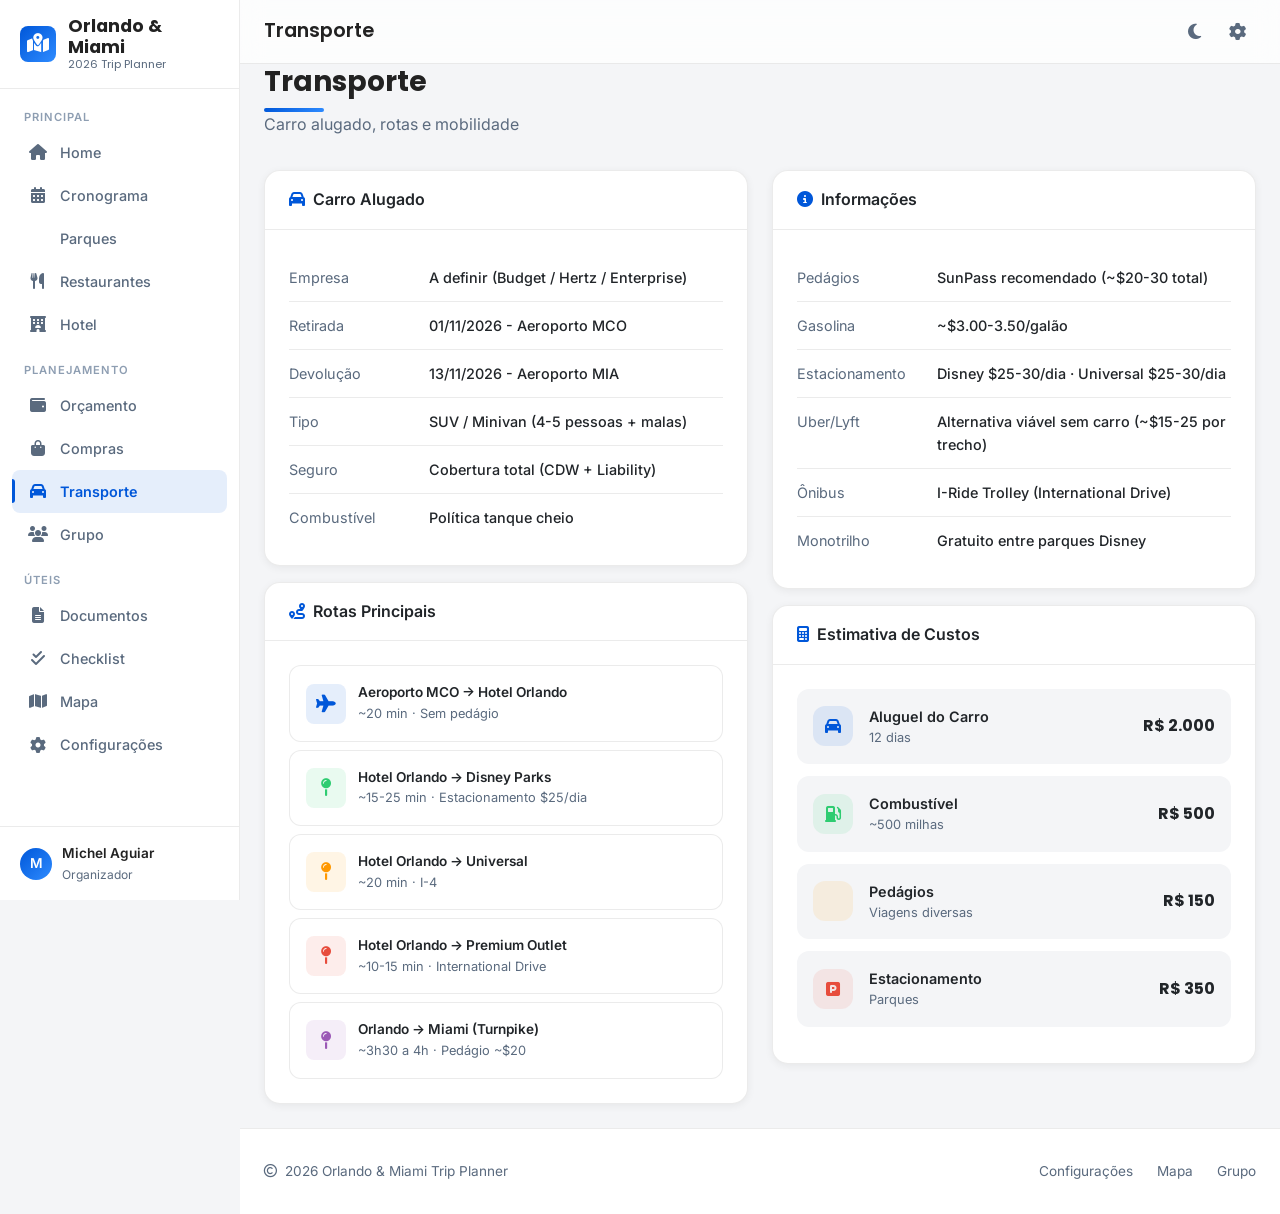
<file: transporte.html>
<!DOCTYPE html>
<html lang="pt-BR">
<head>
  <meta charset="UTF-8">
  <meta name="viewport" content="width=device-width, initial-scale=1.0">
  <title>Transporte - Orlando & Miami 2026</title>
  <link rel="preconnect" href="https://fonts.googleapis.com">
  <link rel="preconnect" href="https://fonts.gstatic.com" crossorigin>
  <link href="https://fonts.googleapis.com/css2?family=Inter:wght@300;400;500;600;700;800&family=Poppins:wght@500;600;700;800&display=swap" rel="stylesheet">
  <link href="https://cdn.jsdelivr.net/npm/bootstrap@5.3.3/dist/css/bootstrap.min.css" rel="stylesheet">
  <link href="https://cdnjs.cloudflare.com/ajax/libs/font-awesome/6.5.0/css/all.min.css" rel="stylesheet">
  <link href="https://unpkg.com/aos@2.3.1/dist/aos.css" rel="stylesheet">
  <link href="https://cdnjs.cloudflare.com/ajax/libs/animate.css/4.1.1/animate.min.css" rel="stylesheet">
  <link rel="stylesheet" href="css/style.css">
  <link rel="stylesheet" href="css/dark.css">
  <link rel="stylesheet" href="css/animations.css">
  <link rel="stylesheet" href="css/responsive.css">
</head>
<body>
  <div class="toast-container"></div>
  <button class="back-to-top" data-back-to-top><i class="fas fa-arrow-up"></i></button>
  <div class="app-layout">
    <aside class="sidebar" id="sidebar">
      <div class="sidebar-header"><div class="logo-icon"><i class="fas fa-map-marked-alt"></i></div><div class="logo-text">Orlando & Miami<span>2026 Trip Planner</span></div></div>
      <nav class="sidebar-nav">
        <div class="nav-section"><div class="nav-label">Principal</div>
          <a href="index.html" class="nav-item"><i class="fas fa-home"></i> Home</a>
          <a href="cronograma.html" class="nav-item"><i class="fas fa-calendar-alt"></i> Cronograma</a>
          <a href="parques.html" class="nav-item"><i class="fas fa-roller-coaster"></i> Parques</a>
          <a href="restaurantes.html" class="nav-item"><i class="fas fa-utensils"></i> Restaurantes</a>
          <a href="hotel.html" class="nav-item"><i class="fas fa-hotel"></i> Hotel</a>
        </div>
        <div class="nav-section"><div class="nav-label">Planejamento</div>
          <a href="orcamento.html" class="nav-item"><i class="fas fa-wallet"></i> Orçamento</a>
          <a href="compras.html" class="nav-item"><i class="fas fa-shopping-bag"></i> Compras</a>
          <a href="transporte.html" class="nav-item active"><i class="fas fa-car"></i> Transporte</a>
          <a href="grupo.html" class="nav-item"><i class="fas fa-users"></i> Grupo</a>
        </div>
        <div class="nav-section"><div class="nav-label">Úteis</div>
          <a href="documentos.html" class="nav-item"><i class="fas fa-file-alt"></i> Documentos</a>
          <a href="checklist.html" class="nav-item"><i class="fas fa-check-double"></i> Checklist</a>
          <a href="mapa.html" class="nav-item"><i class="fas fa-map"></i> Mapa</a>
          <a href="configuracoes.html" class="nav-item"><i class="fas fa-cog"></i> Configurações</a>
        </div>
      </nav>
      <div class="sidebar-footer"><div class="user-info"><div class="user-avatar">M</div><div><div style="font-weight:600;font-size:0.85rem;">Michel Aguiar</div><div style="font-size:0.75rem;color:var(--color-text-secondary);">Organizador</div></div></div></div>
    </aside>
    <main class="main-content">
      <header class="navbar-top">
        <button class="sidebar-toggle" data-sidebar-toggle><i class="fas fa-bars"></i></button>
        <span class="page-title">Transporte</span>
        <div class="navbar-actions">
          <button class="btn-icon" data-theme-toggle><i class="fas fa-moon"></i></button>
          <a href="configuracoes.html" class="btn-icon"><i class="fas fa-cog"></i></a>
        </div>
      </header>
      <div class="page-content">
        <h1 class="section-title mb-0">Transporte</h1>
        <p class="section-subtitle">Carro alugado, rotas e mobilidade</p>

        <div class="row g-4">
          <div class="col-lg-6">
            <div class="card" data-aos="fade-up">
              <div class="card-header"><i class="fas fa-car me-2 text-primary"></i>Carro Alugado</div>
              <div class="card-body">
                <div class="info-row"><div class="info-label">Empresa</div><div class="info-value">A definir (Budget / Hertz / Enterprise)</div></div>
                <div class="info-row"><div class="info-label">Retirada</div><div class="info-value">01/11/2026 - Aeroporto MCO</div></div>
                <div class="info-row"><div class="info-label">Devolução</div><div class="info-value">13/11/2026 - Aeroporto MIA</div></div>
                <div class="info-row"><div class="info-label">Tipo</div><div class="info-value">SUV / Minivan (4-5 pessoas + malas)</div></div>
                <div class="info-row"><div class="info-label">Seguro</div><div class="info-value">Cobertura total (CDW + Liability)</div></div>
                <div class="info-row"><div class="info-label">Combustível</div><div class="info-value">Política tanque cheio</div></div>
              </div>
            </div>

            <div class="card mt-3" data-aos="fade-up">
              <div class="card-header"><i class="fas fa-route me-2 text-primary"></i>Rotas Principais</div>
              <div class="card-body">
                <div class="widget-card mb-2">
                  <div class="widget-icon" style="background:rgba(0,87,217,0.1);color:#0057D9;"><i class="fas fa-plane"></i></div>
                  <div class="widget-info">
                    <div class="widget-title">Aeroporto MCO → Hotel Orlando</div>
                    <div style="font-size:0.8rem;color:var(--color-text-secondary);">~20 min · Sem pedágio</div>
                  </div>
                </div>
                <div class="widget-card mb-2">
                  <div class="widget-icon" style="background:rgba(46,204,113,0.1);color:#2ECC71;"><i class="fas fa-map-pin"></i></div>
                  <div class="widget-info">
                    <div class="widget-title">Hotel Orlando → Disney Parks</div>
                    <div style="font-size:0.8rem;color:var(--color-text-secondary);">~15-25 min · Estacionamento $25/dia</div>
                  </div>
                </div>
                <div class="widget-card mb-2">
                  <div class="widget-icon" style="background:rgba(255,152,0,0.1);color:#FF9800;"><i class="fas fa-map-pin"></i></div>
                  <div class="widget-info">
                    <div class="widget-title">Hotel Orlando → Universal</div>
                    <div style="font-size:0.8rem;color:var(--color-text-secondary);">~20 min · I-4</div>
                  </div>
                </div>
                <div class="widget-card mb-2">
                  <div class="widget-icon" style="background:rgba(231,76,60,0.1);color:#E74C3C;"><i class="fas fa-map-pin"></i></div>
                  <div class="widget-info">
                    <div class="widget-title">Hotel Orlando → Premium Outlet</div>
                    <div style="font-size:0.8rem;color:var(--color-text-secondary);">~10-15 min · International Drive</div>
                  </div>
                </div>
                <div class="widget-card">
                  <div class="widget-icon" style="background:rgba(155,89,182,0.1);color:#9B59B6;"><i class="fas fa-map-pin"></i></div>
                  <div class="widget-info">
                    <div class="widget-title">Orlando → Miami (Turnpike)</div>
                    <div style="font-size:0.8rem;color:var(--color-text-secondary);">~3h30 a 4h · Pedágio ~$20</div>
                  </div>
                </div>
              </div>
            </div>
          </div>

          <div class="col-lg-6">
            <div class="card" data-aos="fade-up" data-aos-delay="100">
              <div class="card-header"><i class="fas fa-info-circle me-2 text-primary"></i>Informações</div>
              <div class="card-body">
                <div class="info-row"><div class="info-label">Pedágios</div><div class="info-value">SunPass recomendado (~$20-30 total)</div></div>
                <div class="info-row"><div class="info-label">Gasolina</div><div class="info-value">~$3.00-3.50/galão</div></div>
                <div class="info-row"><div class="info-label">Estacionamento</div><div class="info-value">Disney $25-30/dia · Universal $25-30/dia</div></div>
                <div class="info-row"><div class="info-label">Uber/Lyft</div><div class="info-value">Alternativa viável sem carro (~$15-25 por trecho)</div></div>
                <div class="info-row"><div class="info-label">Ônibus</div><div class="info-value">I-Ride Trolley (International Drive)</div></div>
                <div class="info-row"><div class="info-label">Monotrilho</div><div class="info-value">Gratuito entre parques Disney</div></div>
              </div>
            </div>

            <div class="card mt-3" data-aos="fade-up" data-aos-delay="150">
              <div class="card-header"><i class="fas fa-calculator me-2 text-primary"></i>Estimativa de Custos</div>
              <div class="card-body">
                <div class="budget-category">
                  <div class="bc-icon" style="background:rgba(0,87,217,0.1);color:#0057D9;"><i class="fas fa-car"></i></div>
                  <div class="bc-info"><div class="bc-name">Aluguel do Carro</div><div class="bc-detail">12 dias</div></div>
                  <div class="bc-value"><div class="bc-amount">R$ 2.000</div></div>
                </div>
                <div class="budget-category">
                  <div class="bc-icon" style="background:rgba(46,204,113,0.1);color:#2ECC71;"><i class="fas fa-gas-pump"></i></div>
                  <div class="bc-info"><div class="bc-name">Combustível</div><div class="bc-detail">~500 milhas</div></div>
                  <div class="bc-value"><div class="bc-amount">R$ 500</div></div>
                </div>
                <div class="budget-category">
                  <div class="bc-icon" style="background:rgba(255,152,0,0.1);color:#FF9800;"><i class="fas fa-toll"></i></div>
                  <div class="bc-info"><div class="bc-name">Pedágios</div><div class="bc-detail">Viagens diversas</div></div>
                  <div class="bc-value"><div class="bc-amount">R$ 150</div></div>
                </div>
                <div class="budget-category">
                  <div class="bc-icon" style="background:rgba(231,76,60,0.1);color:#E74C3C;"><i class="fas fa-parking"></i></div>
                  <div class="bc-info"><div class="bc-name">Estacionamento</div><div class="bc-detail">Parques</div></div>
                  <div class="bc-value"><div class="bc-amount">R$ 350</div></div>
                </div>
              </div>
            </div>
          </div>
        </div>
      </div>
      <footer class="app-footer">
        <div class="footer-content">
          <div class="footer-copyright"><i class="far fa-copyright me-1"></i> 2026 Orlando & Miami Trip Planner</div>
          <div class="footer-links"><a href="configuracoes.html">Configurações</a><a href="mapa.html">Mapa</a><a href="grupo.html">Grupo</a></div>
        </div>
      </footer>
    </main>
  </div>

  <script src="https://cdn.jsdelivr.net/npm/bootstrap@5.3.3/dist/js/bootstrap.bundle.min.js"></script>
  <script src="https://unpkg.com/aos@2.3.1/dist/aos.js"></script>
  <script src="js/storage.js"></script>
  <script src="js/theme.js"></script>
  <script src="js/countdown.js"></script>
  <script src="js/app.js"></script>
  <script>AOS.init({duration:600,once:true,easing:'ease-out-cubic'});</script>
</body>
</html>
</file>
<file: css/style.css>
/* ============================================================
   Orlando & Miami Trip Planner 2026 - Main Stylesheet
   ============================================================
   Theme: Clean, Modern, Glassmorphism, Premium Design
   Author: Orlando Trip Planner Team
   ============================================================ */

/* ===== CSS Variables / Design Tokens ===== */
:root {
  /* Primary Colors - Disney Blue */
  --color-primary: #0057D9;
  --color-primary-light: #2E8BFF;
  --color-primary-dark: #0040A3;
  --color-primary-rgb: 0, 87, 217;

  /* Neutral Colors */
  --color-white: #FFFFFF;
  --color-bg: #F4F5F7;
  --color-bg-alt: #E8ECF1;
  --color-text: #222222;
  --color-text-secondary: #5A6A7E;
  --color-text-light: #8E9EB2;
  --color-border: rgba(0, 0, 0, 0.08);
  --color-card-bg: #FFFFFF;

  /* Feedback Colors */
  --color-success: #2ECC71;
  --color-warning: #FF9800;
  --color-danger: #E74C3C;
  --color-info: #3498DB;

  /* Glassmorphism */
  --glass-bg: rgba(255, 255, 255, 0.75);
  --glass-border: rgba(255, 255, 255, 0.3);
  --glass-shadow: 0 8px 32px rgba(0, 0, 0, 0.08);
  --glass-blur: 12px;

  /* Shadows */
  --shadow-sm: 0 2px 8px rgba(0, 0, 0, 0.06);
  --shadow-md: 0 4px 20px rgba(0, 0, 0, 0.08);
  --shadow-lg: 0 8px 40px rgba(0, 0, 0, 0.12);
  --shadow-xl: 0 16px 60px rgba(0, 0, 0, 0.16);

  /* Border Radius */
  --radius-sm: 8px;
  --radius-md: 12px;
  --radius-lg: 16px;
  --radius-xl: 24px;
  --radius-full: 50%;

  /* Transitions */
  --transition-fast: 0.2s ease;
  --transition-base: 0.3s ease;
  --transition-slow: 0.5s ease;

  /* Layout */
  --sidebar-width: 260px;
  --sidebar-collapsed: 0px;
  --navbar-height: 64px;
  --content-padding: 24px;

  /* Fonts */
  --font-primary: 'Inter', -apple-system, BlinkMacSystemFont, sans-serif;
  --font-display: 'Poppins', 'Inter', sans-serif;

  /* Gradients */
  --gradient-primary: linear-gradient(135deg, #0057D9, #2E8BFF);
  --gradient-warm: linear-gradient(135deg, #FF9800, #FF5722);
  --gradient-success: linear-gradient(135deg, #2ECC71, #27AE60);
  --gradient-hero: linear-gradient(135deg, rgba(0, 87, 217, 0.95), rgba(46, 139, 255, 0.85));
  --gradient-card: linear-gradient(135deg, var(--color-primary), var(--color-primary-light));
}

/* ===== Reset & Base ===== */
*, *::before, *::after {
  margin: 0;
  padding: 0;
  box-sizing: border-box;
}

html {
  scroll-behavior: smooth;
  font-size: 16px;
}

body {
  font-family: var(--font-primary);
  background-color: var(--color-bg);
  color: var(--color-text);
  line-height: 1.6;
  overflow-x: hidden;
  min-height: 100vh;
}

a {
  text-decoration: none;
  color: var(--color-primary);
  transition: var(--transition-fast);
}

a:hover {
  color: var(--color-primary-light);
}

img {
  max-width: 100%;
  height: auto;
}

ul {
  list-style: none;
  padding: 0;
  margin: 0;
}

/* ===== Scrollbar ===== */
::-webkit-scrollbar {
  width: 6px;
  height: 6px;
}

::-webkit-scrollbar-track {
  background: transparent;
}

::-webkit-scrollbar-thumb {
  background: var(--color-text-light);
  border-radius: 3px;
}

::-webkit-scrollbar-thumb:hover {
  background: var(--color-text-secondary);
}

/* ===== Typography ===== */
h1, h2, h3, h4, h5, h6 {
  font-family: var(--font-display);
  font-weight: 600;
  line-height: 1.3;
  color: var(--color-text);
}

h1 { font-size: 2.5rem; }
h2 { font-size: 2rem; }
h3 { font-size: 1.5rem; }
h4 { font-size: 1.25rem; }
h5 { font-size: 1.1rem; }
h6 { font-size: 1rem; }

.section-title {
  font-size: 1.75rem;
  font-weight: 700;
  margin-bottom: 0.5rem;
  position: relative;
}

.section-title::after {
  content: '';
  display: block;
  width: 60px;
  height: 4px;
  background: var(--gradient-primary);
  border-radius: 2px;
  margin-top: 8px;
}

.section-subtitle {
  color: var(--color-text-secondary);
  font-size: 1rem;
  margin-bottom: 2rem;
}

/* ===== Layout: Sidebar + Content ===== */
.app-layout {
  display: flex;
  min-height: 100vh;
}

/* Sidebar */
.sidebar {
  position: fixed;
  top: 0;
  left: 0;
  width: var(--sidebar-width);
  height: 100vh;
  background: var(--color-white);
  border-right: 1px solid var(--color-border);
  z-index: 1040;
  display: flex;
  flex-direction: column;
  transition: transform var(--transition-base);
}

.sidebar-header {
  padding: 16px 20px;
  display: flex;
  align-items: center;
  gap: 12px;
  border-bottom: 1px solid var(--color-border);
  min-height: var(--navbar-height);
}

.sidebar-header .logo-icon {
  width: 36px;
  height: 36px;
  background: var(--gradient-primary);
  border-radius: var(--radius-sm);
  display: flex;
  align-items: center;
  justify-content: center;
  color: white;
  font-size: 1.2rem;
  flex-shrink: 0;
}

.sidebar-header .logo-text {
  font-family: var(--font-display);
  font-weight: 700;
  font-size: 1.1rem;
  color: var(--color-text);
  line-height: 1.2;
}

.sidebar-header .logo-text span {
  display: block;
  font-size: 0.7rem;
  font-weight: 400;
  color: var(--color-text-secondary);
}

.sidebar-nav {
  flex: 1;
  overflow-y: auto;
  padding: 12px 0;
}

.sidebar-nav .nav-section {
  padding: 0 12px;
  margin-bottom: 8px;
}

.sidebar-nav .nav-label {
  font-size: 0.7rem;
  text-transform: uppercase;
  letter-spacing: 1px;
  color: var(--color-text-light);
  padding: 8px 12px 4px;
  font-weight: 600;
}

.nav-item {
  display: flex;
  align-items: center;
  gap: 12px;
  padding: 10px 16px;
  border-radius: var(--radius-sm);
  color: var(--color-text-secondary);
  font-size: 0.9rem;
  font-weight: 500;
  transition: all var(--transition-fast);
  cursor: pointer;
  position: relative;
}

.nav-item i {
  width: 20px;
  text-align: center;
  font-size: 1rem;
  flex-shrink: 0;
}

.nav-item:hover {
  background: var(--color-bg);
  color: var(--color-primary);
}

.nav-item.active {
  background: rgba(var(--color-primary-rgb), 0.1);
  color: var(--color-primary);
  font-weight: 600;
}

.nav-item.active::before {
  content: '';
  position: absolute;
  left: 0;
  top: 50%;
  transform: translateY(-50%);
  width: 3px;
  height: 24px;
  background: var(--color-primary);
  border-radius: 0 3px 3px 0;
}

.nav-item .badge {
  margin-left: auto;
  font-size: 0.7rem;
  padding: 2px 8px;
}

/* Sidebar Footer */
.sidebar-footer {
  padding: 16px 20px;
  border-top: 1px solid var(--color-border);
}

.sidebar-footer .user-info {
  display: flex;
  align-items: center;
  gap: 10px;
}

.sidebar-footer .user-avatar {
  width: 32px;
  height: 32px;
  border-radius: var(--radius-full);
  background: var(--gradient-primary);
  display: flex;
  align-items: center;
  justify-content: center;
  color: white;
  font-size: 0.85rem;
  font-weight: 600;
}

/* Main Content Area */
.main-content {
  flex: 1;
  margin-left: var(--sidebar-width);
  min-height: 100vh;
  display: flex;
  flex-direction: column;
}

/* Navbar */
.navbar-top {
  position: sticky;
  top: 0;
  z-index: 1030;
  background: var(--glass-bg);
  backdrop-filter: blur(var(--glass-blur));
  -webkit-backdrop-filter: blur(var(--glass-blur));
  border-bottom: 1px solid var(--color-border);
  padding: 0 var(--content-padding);
  height: var(--navbar-height);
  display: flex;
  align-items: center;
  gap: 16px;
}

.navbar-top .sidebar-toggle {
  display: none;
  background: none;
  border: none;
  font-size: 1.3rem;
  color: var(--color-text);
  cursor: pointer;
  padding: 4px 8px;
  border-radius: var(--radius-sm);
}

.navbar-top .sidebar-toggle:hover {
  background: var(--color-bg);
}

.navbar-top .page-title {
  font-family: var(--font-display);
  font-weight: 600;
  font-size: 1.2rem;
  color: var(--color-text);
}

.navbar-top .navbar-actions {
  margin-left: auto;
  display: flex;
  align-items: center;
  gap: 8px;
}

.navbar-top .btn-icon {
  width: 36px;
  height: 36px;
  border-radius: var(--radius-full);
  border: none;
  background: transparent;
  color: var(--color-text-secondary);
  font-size: 1.1rem;
  display: flex;
  align-items: center;
  justify-content: center;
  cursor: pointer;
  transition: var(--transition-fast);
  position: relative;
}

.navbar-top .btn-icon:hover {
  background: var(--color-bg);
  color: var(--color-text);
}

.navbar-top .btn-icon .notif-dot {
  position: absolute;
  top: 6px;
  right: 6px;
  width: 8px;
  height: 8px;
  background: var(--color-danger);
  border-radius: var(--radius-full);
}

/* Page Content */
.page-content {
  flex: 1;
  padding: var(--content-padding);
  padding-top: 0;
}

/* ===== Hero Section ===== */
.hero-section {
  position: relative;
  border-radius: var(--radius-xl);
  overflow: hidden;
  margin-bottom: 2rem;
  min-height: 360px;
  display: flex;
  align-items: center;
}

.hero-section .hero-bg {
  position: absolute;
  inset: 0;
  background-size: cover;
  background-position: center;
  background-repeat: no-repeat;
  z-index: 0;
}

.hero-section .hero-bg::after {
  content: '';
  position: absolute;
  inset: 0;
  background: var(--gradient-hero);
}

.hero-section .hero-content {
  position: relative;
  z-index: 1;
  padding: 3rem;
  color: white;
  width: 100%;
}

.hero-section .hero-badge {
  display: inline-flex;
  align-items: center;
  gap: 6px;
  background: rgba(255, 255, 255, 0.2);
  backdrop-filter: blur(8px);
  padding: 6px 16px;
  border-radius: 20px;
  font-size: 0.8rem;
  font-weight: 500;
  margin-bottom: 1rem;
}

.hero-section .hero-title {
  font-size: 2.8rem;
  font-weight: 800;
  color: white;
  margin-bottom: 0.5rem;
  line-height: 1.2;
}

.hero-section .hero-subtitle {
  font-size: 1.1rem;
  opacity: 0.9;
  margin-bottom: 1.5rem;
  max-width: 600px;
}

.hero-section .hero-stats {
  display: flex;
  gap: 2rem;
  flex-wrap: wrap;
}

.hero-section .hero-stat {
  text-align: center;
}

.hero-section .hero-stat .stat-number {
  font-size: 2rem;
  font-weight: 800;
  display: block;
  line-height: 1;
}

.hero-section .hero-stat .stat-label {
  font-size: 0.8rem;
  opacity: 0.8;
  margin-top: 4px;
  display: block;
}

/* ===== Countdown ===== */
.countdown-container {
  display: flex;
  gap: 1rem;
  flex-wrap: wrap;
}

.countdown-item {
  text-align: center;
  background: rgba(255, 255, 255, 0.15);
  backdrop-filter: blur(8px);
  border: 1px solid rgba(255, 255, 255, 0.2);
  border-radius: var(--radius-md);
  padding: 12px 20px;
  min-width: 80px;
}

.countdown-item .count-number {
  font-size: 2rem;
  font-weight: 800;
  color: white;
  display: block;
  line-height: 1;
  font-family: var(--font-display);
}

.countdown-item .count-label {
  font-size: 0.7rem;
  text-transform: uppercase;
  letter-spacing: 1px;
  color: rgba(255, 255, 255, 0.8);
  margin-top: 4px;
  display: block;
}

/* ===== Cards ===== */
.card {
  background: var(--color-card-bg);
  border: 1px solid var(--color-border);
  border-radius: var(--radius-lg);
  transition: all var(--transition-base);
  box-shadow: var(--shadow-sm);
  overflow: hidden;
}

.card:hover {
  box-shadow: var(--shadow-md);
  transform: translateY(-2px);
}

.card-glass {
  background: var(--glass-bg);
  backdrop-filter: blur(var(--glass-blur));
  -webkit-backdrop-filter: blur(var(--glass-blur));
  border: 1px solid var(--glass-border);
  box-shadow: var(--glass-shadow);
}

.card-gradient {
  background: var(--gradient-primary);
  color: white;
  border: none;
}

.card-gradient .card-title,
.card-gradient .card-text {
  color: white;
}

.card-body {
  padding: 1.5rem;
}

.card-header {
  padding: 1rem 1.5rem;
  background: transparent;
  border-bottom: 1px solid var(--color-border);
  font-weight: 600;
}

.card-footer {
  padding: 1rem 1.5rem;
  background: transparent;
  border-top: 1px solid var(--color-border);
}

/* Dashboard Cards */
.dashboard-card {
  position: relative;
  padding: 1.5rem;
  border-radius: var(--radius-lg);
  background: var(--color-card-bg);
  border: 1px solid var(--color-border);
  transition: all var(--transition-base);
  cursor: default;
}

.dashboard-card:hover {
  transform: translateY(-4px);
  box-shadow: var(--shadow-lg);
}

.dashboard-card .card-icon {
  width: 48px;
  height: 48px;
  border-radius: var(--radius-md);
  display: flex;
  align-items: center;
  justify-content: center;
  font-size: 1.3rem;
  margin-bottom: 1rem;
}

.dashboard-card .card-icon.blue { background: rgba(var(--color-primary-rgb), 0.1); color: var(--color-primary); }
.dashboard-card .card-icon.green { background: rgba(46, 204, 113, 0.1); color: var(--color-success); }
.dashboard-card .card-icon.orange { background: rgba(255, 152, 0, 0.1); color: var(--color-warning); }
.dashboard-card .card-icon.red { background: rgba(231, 76, 60, 0.1); color: var(--color-danger); }
.dashboard-card .card-icon.purple { background: rgba(155, 89, 182, 0.1); color: #9B59B6; }
.dashboard-card .card-icon.teal { background: rgba(26, 188, 156, 0.1); color: #1ABC9C; }

.dashboard-card .card-value {
  font-size: 1.8rem;
  font-weight: 800;
  font-family: var(--font-display);
  line-height: 1;
  margin-bottom: 4px;
}

.dashboard-card .card-label {
  font-size: 0.85rem;
  color: var(--color-text-secondary);
  font-weight: 500;
}

.dashboard-card .card-link {
  position: absolute;
  inset: 0;
  border-radius: var(--radius-lg);
}

/* ===== Timeline ===== */
.timeline {
  position: relative;
  padding-left: 2rem;
}

.timeline::before {
  content: '';
  position: absolute;
  left: 8px;
  top: 0;
  bottom: 0;
  width: 2px;
  background: var(--color-border);
}

.timeline-item {
  position: relative;
  padding-bottom: 2rem;
}

.timeline-item:last-child {
  padding-bottom: 0;
}

.timeline-item::before {
  content: '';
  position: absolute;
  left: -2rem;
  top: 4px;
  width: 18px;
  height: 18px;
  border-radius: var(--radius-full);
  background: var(--color-primary);
  border: 3px solid var(--color-bg);
  z-index: 1;
}

.timeline-item.completed::before {
  background: var(--color-success);
}

.timeline-item .timeline-date {
  font-size: 0.8rem;
  color: var(--color-text-secondary);
  margin-bottom: 4px;
  font-weight: 500;
}

.timeline-item .timeline-title {
  font-weight: 600;
  margin-bottom: 4px;
}

.timeline-item .timeline-content {
  color: var(--color-text-secondary);
  font-size: 0.9rem;
}

/* ===== Stats Grid ===== */
.stats-grid {
  display: grid;
  grid-template-columns: repeat(auto-fit, minmax(200px, 1fr));
  gap: 1rem;
  margin-bottom: 2rem;
}

.stat-card {
  background: var(--color-card-bg);
  border: 1px solid var(--color-border);
  border-radius: var(--radius-md);
  padding: 1.25rem;
  display: flex;
  align-items: center;
  gap: 1rem;
  transition: var(--transition-fast);
}

.stat-card:hover {
  transform: translateY(-2px);
  box-shadow: var(--shadow-md);
}

.stat-card .stat-icon {
  width: 44px;
  height: 44px;
  border-radius: var(--radius-md);
  display: flex;
  align-items: center;
  justify-content: center;
  font-size: 1.2rem;
  flex-shrink: 0;
}

.stat-card .stat-info {
  flex: 1;
  min-width: 0;
}

.stat-card .stat-value {
  font-size: 1.3rem;
  font-weight: 700;
  font-family: var(--font-display);
  line-height: 1;
}

.stat-card .stat-label {
  font-size: 0.8rem;
  color: var(--color-text-secondary);
}

/* ===== Glassmorphism Card ===== */
.glass-card {
  background: var(--glass-bg);
  backdrop-filter: blur(var(--glass-blur));
  -webkit-backdrop-filter: blur(var(--glass-blur));
  border: 1px solid var(--glass-border);
  border-radius: var(--radius-lg);
  padding: 1.5rem;
  box-shadow: var(--glass-shadow);
  transition: var(--transition-base);
}

.glass-card:hover {
  background: rgba(255, 255, 255, 0.85);
  transform: translateY(-2px);
  box-shadow: var(--shadow-lg);
}

/* ===== Buttons ===== */
.btn {
  border-radius: var(--radius-sm);
  font-weight: 600;
  padding: 0.6rem 1.5rem;
  transition: all var(--transition-fast);
  font-size: 0.9rem;
}

.btn-primary {
  background: var(--gradient-primary);
  border: none;
  color: white;
}

.btn-primary:hover {
  background: linear-gradient(135deg, var(--color-primary-dark), var(--color-primary));
  transform: translateY(-1px);
  box-shadow: 0 4px 15px rgba(var(--color-primary-rgb), 0.3);
  color: white;
}

.btn-outline-primary {
  border: 2px solid var(--color-primary);
  color: var(--color-primary);
  background: transparent;
}

.btn-outline-primary:hover {
  background: var(--color-primary);
  color: white;
}

.btn-success {
  background: var(--color-success);
  border: none;
}

.btn-warning {
  background: var(--color-warning);
  border: none;
  color: white;
}

.btn-danger {
  background: var(--color-danger);
  border: none;
}

.btn-glass {
  background: rgba(255, 255, 255, 0.2);
  backdrop-filter: blur(8px);
  border: 1px solid rgba(255, 255, 255, 0.3);
  color: white;
}

.btn-glass:hover {
  background: rgba(255, 255, 255, 0.3);
  color: white;
}

.btn-sm {
  padding: 0.4rem 1rem;
  font-size: 0.8rem;
}

.btn-lg {
  padding: 0.8rem 2rem;
  font-size: 1rem;
}

.btn-icon-only {
  width: 40px;
  height: 40px;
  padding: 0;
  display: flex;
  align-items: center;
  justify-content: center;
  border-radius: var(--radius-full);
}

/* ===== Forms ===== */
.form-control, .form-select {
  border-radius: var(--radius-sm);
  border: 1.5px solid var(--color-border);
  padding: 0.65rem 1rem;
  font-size: 0.9rem;
  background: var(--color-card-bg);
  color: var(--color-text);
  transition: var(--transition-fast);
}

.form-control:focus, .form-select:focus {
  border-color: var(--color-primary-light);
  box-shadow: 0 0 0 3px rgba(var(--color-primary-rgb), 0.1);
}

.form-label {
  font-weight: 500;
  font-size: 0.85rem;
  color: var(--color-text-secondary);
  margin-bottom: 6px;
}

.form-check-input:checked {
  background-color: var(--color-primary);
  border-color: var(--color-primary);
}

/* ===== Badges ===== */
.badge {
  font-weight: 500;
  padding: 4px 10px;
  border-radius: 6px;
  font-size: 0.75rem;
}

.badge-primary {
  background: rgba(var(--color-primary-rgb), 0.1);
  color: var(--color-primary);
}

.badge-success {
  background: rgba(46, 204, 113, 0.1);
  color: var(--color-success);
}

.badge-warning {
  background: rgba(255, 152, 0, 0.1);
  color: var(--color-warning);
}

.badge-danger {
  background: rgba(231, 76, 60, 0.1);
  color: var(--color-danger);
}

/* ===== Progress ===== */
.progress {
  height: 8px;
  border-radius: 4px;
  background: var(--color-bg);
}

.progress-bar {
  background: var(--gradient-primary);
  border-radius: 4px;
}

/* ===== Alerts & Toasts ===== */
.alert {
  border-radius: var(--radius-md);
  border: none;
}

.toast-container {
  position: fixed;
  bottom: 24px;
  right: 24px;
  z-index: 9999;
  display: flex;
  flex-direction: column;
  gap: 8px;
}

.toast-custom {
  background: var(--color-card-bg);
  border: 1px solid var(--color-border);
  border-radius: var(--radius-md);
  padding: 14px 20px;
  box-shadow: var(--shadow-lg);
  display: flex;
  align-items: center;
  gap: 12px;
  min-width: 300px;
  animation: slideInRight 0.3s ease;
}

.toast-custom .toast-icon {
  width: 32px;
  height: 32px;
  border-radius: var(--radius-full);
  display: flex;
  align-items: center;
  justify-content: center;
  flex-shrink: 0;
}

.toast-custom .toast-icon.success { background: rgba(46, 204, 113, 0.1); color: var(--color-success); }
.toast-custom .toast-icon.error { background: rgba(231, 76, 60, 0.1); color: var(--color-danger); }
.toast-custom .toast-icon.info { background: rgba(var(--color-primary-rgb), 0.1); color: var(--color-primary); }
.toast-custom .toast-icon.warning { background: rgba(255, 152, 0, 0.1); color: var(--color-warning); }

.toast-custom .toast-content {
  flex: 1;
}

.toast-custom .toast-title {
  font-weight: 600;
  font-size: 0.85rem;
}

.toast-custom .toast-message {
  font-size: 0.8rem;
  color: var(--color-text-secondary);
}

.toast-custom .toast-close {
  background: none;
  border: none;
  color: var(--color-text-light);
  cursor: pointer;
  font-size: 1.1rem;
  padding: 4px;
}

/* ===== Table ===== */
.table-custom {
  width: 100%;
  border-collapse: separate;
  border-spacing: 0;
}

.table-custom thead th {
  background: var(--color-bg);
  padding: 12px 16px;
  font-size: 0.8rem;
  text-transform: uppercase;
  letter-spacing: 0.5px;
  color: var(--color-text-secondary);
  font-weight: 600;
  border-bottom: 1px solid var(--color-border);
  position: sticky;
  top: 0;
}

.table-custom tbody td {
  padding: 12px 16px;
  border-bottom: 1px solid var(--color-border);
  font-size: 0.9rem;
  vertical-align: middle;
}

.table-custom tbody tr {
  transition: var(--transition-fast);
}

.table-custom tbody tr:hover {
  background: var(--color-bg);
}

/* ===== Modal ===== */
.modal-content {
  border-radius: var(--radius-lg);
  border: none;
  box-shadow: var(--shadow-xl);
  background: var(--color-card-bg);
}

.modal-header {
  border-bottom: 1px solid var(--color-border);
  padding: 1.25rem 1.5rem;
}

.modal-body {
  padding: 1.5rem;
}

.modal-footer {
  border-top: 1px solid var(--color-border);
  padding: 1rem 1.5rem;
}

.modal-backdrop.show {
  opacity: 0.5;
}

/* ===== Footer ===== */
.app-footer {
  background: var(--color-white);
  border-top: 1px solid var(--color-border);
  padding: 2rem var(--content-padding);
  margin-top: auto;
}

.app-footer .footer-content {
  display: flex;
  justify-content: space-between;
  align-items: center;
  flex-wrap: wrap;
  gap: 1rem;
}

.app-footer .footer-copyright {
  font-size: 0.85rem;
  color: var(--color-text-secondary);
}

.app-footer .footer-links {
  display: flex;
  gap: 1.5rem;
}

.app-footer .footer-links a {
  font-size: 0.85rem;
  color: var(--color-text-secondary);
}

.app-footer .footer-links a:hover {
  color: var(--color-primary);
}

/* ===== Filter & Search Bar ===== */
.filter-bar {
  display: flex;
  gap: 12px;
  align-items: center;
  flex-wrap: wrap;
  margin-bottom: 1.5rem;
}

.filter-bar .search-box {
  position: relative;
  flex: 1;
  min-width: 200px;
}

.filter-bar .search-box i {
  position: absolute;
  left: 14px;
  top: 50%;
  transform: translateY(-50%);
  color: var(--color-text-light);
}

.filter-bar .search-box input {
  padding-left: 40px;
  width: 100%;
}

/* ===== Tooltip ===== */
.tooltip-custom {
  position: relative;
  display: inline-flex;
}

.tooltip-custom:hover::after {
  content: attr(data-tooltip);
  position: absolute;
  bottom: calc(100% + 8px);
  left: 50%;
  transform: translateX(-50%);
  background: var(--color-text);
  color: white;
  padding: 4px 12px;
  border-radius: 6px;
  font-size: 0.75rem;
  white-space: nowrap;
  z-index: 100;
}

/* ===== Back to Top ===== */
.back-to-top {
  position: fixed;
  bottom: 24px;
  right: 24px;
  width: 44px;
  height: 44px;
  border-radius: var(--radius-full);
  background: var(--gradient-primary);
  color: white;
  border: none;
  display: flex;
  align-items: center;
  justify-content: center;
  font-size: 1.1rem;
  cursor: pointer;
  box-shadow: var(--shadow-md);
  z-index: 999;
  opacity: 0;
  visibility: hidden;
  transform: translateY(20px);
  transition: all var(--transition-base);
}

.back-to-top.visible {
  opacity: 1;
  visibility: visible;
  transform: translateY(0);
}

.back-to-top:hover {
  transform: translateY(-3px);
  box-shadow: var(--shadow-lg);
  color: white;
}

/* ===== Placeholder for images ===== */
.img-placeholder {
  background: var(--gradient-primary);
  display: flex;
  align-items: center;
  justify-content: center;
  color: white;
  font-size: 2rem;
  border-radius: var(--radius-md);
}

.img-placeholder-sm {
  width: 80px;
  height: 80px;
  font-size: 1.5rem;
}

.img-placeholder-lg {
  width: 100%;
  height: 200px;
  font-size: 3rem;
}

/* ===== Empty State ===== */
.empty-state {
  text-align: center;
  padding: 3rem 1rem;
}

.empty-state .empty-icon {
  font-size: 3rem;
  color: var(--color-text-light);
  margin-bottom: 1rem;
}

.empty-state .empty-title {
  font-weight: 600;
  font-size: 1.2rem;
  margin-bottom: 0.5rem;
}

.empty-state .empty-text {
  color: var(--color-text-secondary);
  max-width: 400px;
  margin: 0 auto 1.5rem;
}

/* ===== Rating Stars ===== */
.rating {
  display: inline-flex;
  gap: 2px;
}

.rating i {
  color: #FFB800;
  font-size: 0.85rem;
}

.rating .rating-empty {
  color: var(--color-border);
}

/* ===== Price Tags ===== */
.price-tag {
  font-family: var(--font-display);
  font-weight: 700;
  color: var(--color-primary);
}

.price-tag .currency {
  font-size: 0.7em;
  vertical-align: super;
}

/* ===== Status Indicators ===== */
.status-dot {
  width: 8px;
  height: 8px;
  border-radius: var(--radius-full);
  display: inline-block;
}

.status-dot.confirmed { background: var(--color-success); }
.status-dot.pending { background: var(--color-warning); }
.status-dot.cancelled { background: var(--color-danger); }

/* ===== Avatar Group ===== */
.avatar-group {
  display: flex;
}

.avatar-group .avatar-item {
  width: 36px;
  height: 36px;
  border-radius: var(--radius-full);
  border: 2px solid var(--color-white);
  margin-left: -8px;
  background: var(--gradient-primary);
  display: flex;
  align-items: center;
  justify-content: center;
  color: white;
  font-size: 0.75rem;
  font-weight: 600;
}

.avatar-group .avatar-item:first-child {
  margin-left: 0;
}

/* ===== Utility Classes ===== */
.text-primary { color: var(--color-primary) !important; }
.text-success { color: var(--color-success) !important; }
.text-warning { color: var(--color-warning) !important; }
.text-danger { color: var(--color-danger) !important; }
.text-muted { color: var(--color-text-secondary) !important; }

.bg-primary { background: var(--gradient-primary) !important; }
.bg-success { background: var(--color-success) !important; }
.bg-warning { background: var(--color-warning) !important; }
.bg-danger { background: var(--color-danger) !important; }

.gap-1 { gap: 0.25rem; }
.gap-2 { gap: 0.5rem; }
.gap-3 { gap: 1rem; }
.gap-4 { gap: 1.5rem; }

.mb-0 { margin-bottom: 0; }
.mb-1 { margin-bottom: 0.5rem; }
.mb-2 { margin-bottom: 1rem; }
.mb-3 { margin-bottom: 1.5rem; }
.mb-4 { margin-bottom: 2rem; }
.mt-1 { margin-top: 0.5rem; }
.mt-2 { margin-top: 1rem; }
.mt-3 { margin-top: 1.5rem; }
.mt-4 { margin-top: 2rem; }

.fw-500 { font-weight: 500; }
.fw-600 { font-weight: 600; }
.fw-700 { font-weight: 700; }

/* ===== Grid Cards ===== */
.grid-cards {
  display: grid;
  grid-template-columns: repeat(auto-fill, minmax(280px, 1fr));
  gap: 1.25rem;
}

.grid-cards-2 {
  display: grid;
  grid-template-columns: repeat(auto-fill, minmax(350px, 1fr));
  gap: 1.25rem;
}

.grid-cards-4 {
  display: grid;
  grid-template-columns: repeat(auto-fill, minmax(240px, 1fr));
  gap: 1rem;
}

/* ===== Feature Card (Home) ===== */
.feature-card {
  background: var(--color-card-bg);
  border: 1px solid var(--color-border);
  border-radius: var(--radius-lg);
  padding: 1.5rem;
  transition: all var(--transition-base);
  position: relative;
  overflow: hidden;
}

.feature-card::before {
  content: '';
  position: absolute;
  top: 0;
  left: 0;
  right: 0;
  height: 3px;
  background: var(--gradient-primary);
  transform: scaleX(0);
  transform-origin: left;
  transition: transform var(--transition-base);
}

.feature-card:hover::before {
  transform: scaleX(1);
}

.feature-card:hover {
  transform: translateY(-4px);
  box-shadow: var(--shadow-lg);
}

.feature-card .fc-icon {
  width: 52px;
  height: 52px;
  border-radius: var(--radius-md);
  display: flex;
  align-items: center;
  justify-content: center;
  font-size: 1.4rem;
  margin-bottom: 1rem;
}

.feature-card .fc-title {
  font-weight: 600;
  font-size: 1.1rem;
  margin-bottom: 6px;
}

.feature-card .fc-desc {
  font-size: 0.85rem;
  color: var(--color-text-secondary);
  margin-bottom: 0;
}

.feature-card .fc-link {
  position: absolute;
  inset: 0;
  border-radius: var(--radius-lg);
}

/* ===== Park Card ===== */
.park-card {
  background: var(--color-card-bg);
  border: 1px solid var(--color-border);
  border-radius: var(--radius-lg);
  overflow: hidden;
  transition: all var(--transition-base);
}

.park-card:hover {
  transform: translateY(-4px);
  box-shadow: var(--shadow-lg);
}

.park-card .park-image {
  height: 200px;
  background-size: cover;
  background-position: center;
  position: relative;
}

.park-card .park-image .park-badge {
  position: absolute;
  top: 12px;
  left: 12px;
  background: rgba(0, 0, 0, 0.6);
  backdrop-filter: blur(8px);
  color: white;
  padding: 4px 12px;
  border-radius: 6px;
  font-size: 0.75rem;
  font-weight: 500;
}

.park-card .park-body {
  padding: 1.25rem;
}

.park-card .park-title {
  font-weight: 600;
  font-size: 1.15rem;
  margin-bottom: 6px;
}

.park-card .park-info {
  display: flex;
  gap: 12px;
  font-size: 0.8rem;
  color: var(--color-text-secondary);
  margin-bottom: 8px;
}

.park-card .park-info span {
  display: flex;
  align-items: center;
  gap: 4px;
}

.park-card .park-rating {
  margin-bottom: 10px;
}

.park-card .park-link {
  display: inline-flex;
  align-items: center;
  gap: 6px;
  font-weight: 600;
  font-size: 0.85rem;
  color: var(--color-primary);
}

/* ===== Checklist ===== */
.checklist-item {
  display: flex;
  align-items: flex-start;
  gap: 12px;
  padding: 12px 0;
  border-bottom: 1px solid var(--color-border);
  transition: var(--transition-fast);
}

.checklist-item:last-child {
  border-bottom: none;
}

.checklist-item .check-input {
  margin-top: 3px;
  width: 20px;
  height: 20px;
  cursor: pointer;
  accent-color: var(--color-primary);
}

.checklist-item .check-content {
  flex: 1;
}

.checklist-item .check-title {
  font-weight: 500;
  font-size: 0.9rem;
  transition: var(--transition-fast);
}

.checklist-item .check-category {
  font-size: 0.75rem;
  color: var(--color-text-light);
}

.checklist-item.completed .check-title {
  text-decoration: line-through;
  color: var(--color-text-light);
}

/* ===== Budget ===== */
.budget-category {
  display: flex;
  align-items: center;
  gap: 1rem;
  padding: 1rem;
  border-radius: var(--radius-md);
  background: var(--color-bg);
  margin-bottom: 0.75rem;
}

.budget-category .bc-icon {
  width: 40px;
  height: 40px;
  border-radius: var(--radius-md);
  display: flex;
  align-items: center;
  justify-content: center;
  font-size: 1rem;
  flex-shrink: 0;
}

.budget-category .bc-info {
  flex: 1;
  min-width: 0;
}

.budget-category .bc-name {
  font-weight: 600;
  font-size: 0.9rem;
}

.budget-category .bc-detail {
  font-size: 0.8rem;
  color: var(--color-text-secondary);
}

.budget-category .bc-value {
  text-align: right;
  flex-shrink: 0;
}

.budget-category .bc-amount {
  font-weight: 700;
  font-family: var(--font-display);
}

.budget-category .bc-paid {
  font-size: 0.75rem;
  color: var(--color-success);
}

/* ===== Document Card ===== */
.doc-card {
  background: var(--color-card-bg);
  border: 1px solid var(--color-border);
  border-radius: var(--radius-lg);
  padding: 1.5rem;
  text-align: center;
  transition: all var(--transition-base);
}

.doc-card:hover {
  transform: translateY(-4px);
  box-shadow: var(--shadow-lg);
}

.doc-card .doc-icon {
  width: 64px;
  height: 64px;
  border-radius: var(--radius-full);
  background: rgba(var(--color-primary-rgb), 0.1);
  display: flex;
  align-items: center;
  justify-content: center;
  font-size: 1.5rem;
  color: var(--color-primary);
  margin: 0 auto 1rem;
}

.doc-card .doc-title {
  font-weight: 600;
  margin-bottom: 4px;
}

.doc-card .doc-status {
  font-size: 0.8rem;
  margin-bottom: 12px;
}

.doc-card .doc-file {
  font-size: 0.78rem;
  color: var(--color-text-secondary);
  background: var(--color-bg);
  padding: 6px 12px;
  border-radius: 6px;
  display: inline-flex;
  align-items: center;
  gap: 6px;
  max-width: 100%;
  overflow: hidden;
  text-overflow: ellipsis;
  white-space: nowrap;
}

.doc-card .doc-upload {
  font-size: 0.8rem;
}

/* ===== Participant Card ===== */
.participant-card {
  background: var(--color-card-bg);
  border: 1px solid var(--color-border);
  border-radius: var(--radius-lg);
  padding: 1.5rem;
  text-align: center;
  transition: all var(--transition-base);
}

.participant-card:hover {
  transform: translateY(-4px);
  box-shadow: var(--shadow-lg);
}

.participant-card .p-avatar {
  width: 72px;
  height: 72px;
  border-radius: var(--radius-full);
  background: var(--gradient-primary);
  display: flex;
  align-items: center;
  justify-content: center;
  color: white;
  font-size: 1.8rem;
  font-weight: 700;
  margin: 0 auto 1rem;
  font-family: var(--font-display);
}

.participant-card .p-name {
  font-weight: 600;
  font-size: 1.1rem;
  margin-bottom: 4px;
}

.participant-card .p-role {
  font-size: 0.8rem;
  color: var(--color-text-secondary);
  margin-bottom: 12px;
}

.participant-card .p-info {
  text-align: left;
  font-size: 0.85rem;
}

.participant-card .p-info-item {
  display: flex;
  justify-content: space-between;
  padding: 6px 0;
  border-bottom: 1px solid var(--color-border);
}

.participant-card .p-info-item:last-child {
  border-bottom: none;
}

.participant-card .p-info-label {
  color: var(--color-text-secondary);
}

.participant-card .p-info-value {
  font-weight: 500;
}

/* ===== Info Row ===== */
.info-row {
  display: flex;
  padding: 12px 0;
  border-bottom: 1px solid var(--color-border);
}

.info-row:last-child {
  border-bottom: none;
}

.info-row .info-label {
  width: 140px;
  flex-shrink: 0;
  color: var(--color-text-secondary);
  font-size: 0.9rem;
}

.info-row .info-value {
  flex: 1;
  font-weight: 500;
  font-size: 0.9rem;
}

/* ===== Map Container ===== */
.map-container {
  border-radius: var(--radius-lg);
  overflow: hidden;
  border: 1px solid var(--color-border);
}

.map-container iframe {
  width: 100%;
  height: 450px;
  display: block;
}

/* ===== Loading Skeleton ===== */
.skeleton {
  background: linear-gradient(90deg, var(--color-bg) 25%, var(--color-bg-alt) 50%, var(--color-bg) 75%);
  background-size: 200% 100%;
  animation: shimmer 1.5s infinite;
  border-radius: var(--radius-sm);
}

.skeleton-text {
  height: 14px;
  margin-bottom: 8px;
  width: 80%;
}

.skeleton-title {
  height: 20px;
  width: 60%;
  margin-bottom: 12px;
}

.skeleton-card {
  height: 200px;
}

/* ===== Search Results Highlight ===== */
.highlight {
  background: rgba(var(--color-primary-rgb), 0.15);
  padding: 0 2px;
  border-radius: 2px;
}

/* ===== Divider ===== */
.divider {
  border: none;
  border-top: 1px solid var(--color-border);
  margin: 1.5rem 0;
}

/* ===== Offcanvas ===== */
.offcanvas {
  background: var(--color-card-bg);
}

/* ===== Accordion ===== */
.accordion-item {
  border: 1px solid var(--color-border);
  background: var(--color-card-bg);
}

.accordion-button {
  background: var(--color-card-bg);
  color: var(--color-text);
  font-weight: 600;
}

.accordion-button:not(.collapsed) {
  background: rgba(var(--color-primary-rgb), 0.05);
  color: var(--color-primary);
}

.accordion-button:focus {
  box-shadow: none;
  border-color: var(--color-border);
}

/* ===== Nav Tabs ===== */
.nav-tabs {
  border-bottom: 1px solid var(--color-border);
}

.nav-tabs .nav-link {
  color: var(--color-text-secondary);
  font-weight: 500;
  border: none;
  padding: 12px 20px;
  position: relative;
}

.nav-tabs .nav-link::after {
  content: '';
  position: absolute;
  bottom: 0;
  left: 50%;
  transform: translateX(-50%);
  width: 0;
  height: 2px;
  background: var(--color-primary);
  transition: var(--transition-fast);
}

.nav-tabs .nav-link.active {
  color: var(--color-primary);
  background: transparent;
}

.nav-tabs .nav-link.active::after {
  width: 80%;
}

/* ===== Pricing / Widget Small Cards ===== */
.widget-card {
  background: var(--color-card-bg);
  border: 1px solid var(--color-border);
  border-radius: var(--radius-md);
  padding: 1rem;
  display: flex;
  align-items: center;
  gap: 12px;
  transition: var(--transition-fast);
}

.widget-card:hover {
  box-shadow: var(--shadow-sm);
  transform: translateY(-1px);
}

.widget-card .widget-icon {
  width: 40px;
  height: 40px;
  border-radius: var(--radius-sm);
  display: flex;
  align-items: center;
  justify-content: center;
  font-size: 1.1rem;
  flex-shrink: 0;
}

.widget-card .widget-info {
  flex: 1;
  min-width: 0;
}

.widget-card .widget-title {
  font-weight: 600;
  font-size: 0.85rem;
}

.widget-card .widget-value {
  font-size: 0.8rem;
  color: var(--color-text-secondary);
}
</file>
<file: css/dark.css>
/* ============================================================
   Orlando & Miami Trip Planner 2026 - Dark Mode
   ============================================================ */

[data-theme="dark"] {
  /* Colors */
  --color-bg: #0F1117;
  --color-bg-alt: #1A1D27;
  --color-text: #E8ECF1;
  --color-text-secondary: #9AA3B5;
  --color-text-light: #6B7488;
  --color-border: rgba(255, 255, 255, 0.06);
  --color-card-bg: #1A1D27;

  /* Glassmorphism - Dark */
  --glass-bg: rgba(26, 29, 39, 0.8);
  --glass-border: rgba(255, 255, 255, 0.08);
  --glass-shadow: 0 8px 32px rgba(0, 0, 0, 0.3);

  /* Shadows */
  --shadow-sm: 0 2px 8px rgba(0, 0, 0, 0.2);
  --shadow-md: 0 4px 20px rgba(0, 0, 0, 0.3);
  --shadow-lg: 0 8px 40px rgba(0, 0, 0, 0.4);
  --shadow-xl: 0 16px 60px rgba(0, 0, 0, 0.5);

  /* Gradient Hero */
  --gradient-hero: linear-gradient(135deg, rgba(0, 40, 105, 0.97), rgba(0, 70, 180, 0.92));
}

[data-theme="dark"] body {
  background-color: var(--color-bg);
  color: var(--color-text);
}

/* Sidebar */
[data-theme="dark"] .sidebar {
  background: var(--color-card-bg);
  border-right-color: var(--color-border);
}

[data-theme="dark"] .sidebar-header {
  border-bottom-color: var(--color-border);
}

[data-theme="dark"] .nav-item {
  color: var(--color-text-secondary);
}

[data-theme="dark"] .nav-item:hover {
  background: var(--color-bg);
  color: var(--color-text);
}

[data-theme="dark"] .nav-item.active {
  background: rgba(var(--color-primary-rgb), 0.15);
  color: var(--color-primary-light);
}

[data-theme="dark"] .sidebar-footer {
  border-top-color: var(--color-border);
}

/* Navbar */
[data-theme="dark"] .navbar-top {
  background: rgba(15, 17, 23, 0.8);
  border-bottom-color: var(--color-border);
}

[data-theme="dark"] .navbar-top .btn-icon:hover {
  background: var(--color-bg);
  color: var(--color-text);
}

/* Cards */
[data-theme="dark"] .card,
[data-theme="dark"] .dashboard-card,
[data-theme="dark"] .feature-card,
[data-theme="dark"] .park-card,
[data-theme="dark"] .participant-card,
[data-theme="dark"] .doc-card,
[data-theme="dark"] .widget-card {
  background: var(--color-card-bg);
  border-color: var(--color-border);
}

[data-theme="dark"] .card-glass {
  background: rgba(26, 29, 39, 0.6);
}

[data-theme="dark"] .glass-card {
  background: rgba(26, 29, 39, 0.6);
}

[data-theme="dark"] .glass-card:hover {
  background: rgba(26, 29, 39, 0.8);
}

/* Stats */
[data-theme="dark"] .stat-card {
  background: var(--color-card-bg);
  border-color: var(--color-border);
}

/* Budget */
[data-theme="dark"] .budget-category {
  background: var(--color-bg);
}

/* Tables */
[data-theme="dark"] .table-custom thead th {
  background: var(--color-bg);
  color: var(--color-text-secondary);
  border-bottom-color: var(--color-border);
}

[data-theme="dark"] .table-custom tbody td {
  border-bottom-color: var(--color-border);
}

[data-theme="dark"] .table-custom tbody tr:hover {
  background: var(--color-bg);
}

/* Forms */
[data-theme="dark"] .form-control,
[data-theme="dark"] .form-select {
  background: var(--color-bg);
  border-color: var(--color-border);
  color: var(--color-text);
}

[data-theme="dark"] .form-control:focus,
[data-theme="dark"] .form-select:focus {
  border-color: var(--color-primary-light);
}

/* Modal */
[data-theme="dark"] .modal-content {
  background: var(--color-card-bg);
}

[data-theme="dark"] .modal-header,
[data-theme="dark"] .modal-footer {
  border-color: var(--color-border);
}

/* Footer */
[data-theme="dark"] .app-footer {
  background: var(--color-card-bg);
  border-top-color: var(--color-border);
}

/* Accordion */
[data-theme="dark"] .accordion-item {
  background: var(--color-card-bg);
  border-color: var(--color-border);
}

[data-theme="dark"] .accordion-button {
  background: var(--color-card-bg);
  color: var(--color-text);
}

[data-theme="dark"] .accordion-button:not(.collapsed) {
  background: rgba(var(--color-primary-rgb), 0.1);
}

/* Timeline */
[data-theme="dark"] .timeline::before {
  background: var(--color-border);
}

[data-theme="dark"] .timeline-item::before {
  border-color: var(--color-bg);
}

/* Avatar Group */
[data-theme="dark"] .avatar-group .avatar-item {
  border-color: var(--color-card-bg);
}

/* Toast */
[data-theme="dark"] .toast-custom {
  background: var(--color-card-bg);
  border-color: var(--color-border);
}

/* Checklist */
[data-theme="dark"] .checklist-item {
  border-bottom-color: var(--color-border);
}

/* Offcanvas */
[data-theme="dark"] .offcanvas {
  background: var(--color-card-bg);
}

/* Map Container */
[data-theme="dark"] .map-container {
  border-color: var(--color-border);
}

/* Placeholder */
[data-theme="dark"] .img-placeholder {
  background: var(--color-bg-alt);
}

/* Nav tabs */
[data-theme="dark"] .nav-tabs {
  border-bottom-color: var(--color-border);
}

/* Dropdown */
[data-theme="dark"] .dropdown-menu {
  background: var(--color-card-bg);
  border-color: var(--color-border);
}

[data-theme="dark"] .dropdown-item {
  color: var(--color-text-secondary);
}

[data-theme="dark"] .dropdown-item:hover {
  background: var(--color-bg);
  color: var(--color-text);
}

/* Alert */
[data-theme="dark"] .alert {
  background: var(--color-card-bg);
  border-color: var(--color-border);
}

/* Progress */
[data-theme="dark"] .progress {
  background: var(--color-bg-alt);
}

/* Close button */
[data-theme="dark"] .btn-close {
  filter: invert(1);
}

/* Selection color */
[data-theme="dark"] ::selection {
  background: rgba(var(--color-primary-rgb), 0.3);
}

/* Skeleton */
[data-theme="dark"] .skeleton {
  background: linear-gradient(90deg, var(--color-bg) 25%, var(--color-bg-alt) 50%, var(--color-bg) 75%);
}

/* Rating empty */
[data-theme="dark"] .rating .rating-empty {
  color: rgba(255, 255, 255, 0.1);
}
</file>
<file: css/animations.css>
/* ============================================================
   Orlando & Miami Trip Planner 2026 - Animations
   ============================================================ */

/* ===== Shimmer ===== */
@keyframes shimmer {
  0% { background-position: 200% 0; }
  100% { background-position: -200% 0; }
}

/* ===== Fade In ===== */
@keyframes fadeIn {
  from { opacity: 0; }
  to { opacity: 1; }
}

@keyframes fadeInUp {
  from {
    opacity: 0;
    transform: translateY(30px);
  }
  to {
    opacity: 1;
    transform: translateY(0);
  }
}

@keyframes fadeInDown {
  from {
    opacity: 0;
    transform: translateY(-20px);
  }
  to {
    opacity: 1;
    transform: translateY(0);
  }
}

@keyframes fadeInLeft {
  from {
    opacity: 0;
    transform: translateX(-30px);
  }
  to {
    opacity: 1;
    transform: translateX(0);
  }
}

@keyframes fadeInRight {
  from {
    opacity: 0;
    transform: translateX(30px);
  }
  to {
    opacity: 1;
    transform: translateX(0);
  }
}

/* ===== Scale ===== */
@keyframes scaleIn {
  from {
    opacity: 0;
    transform: scale(0.9);
  }
  to {
    opacity: 1;
    transform: scale(1);
  }
}

@keyframes scaleInBounce {
  0% {
    opacity: 0;
    transform: scale(0.3);
  }
  50% {
    transform: scale(1.05);
  }
  70% {
    transform: scale(0.95);
  }
  100% {
    opacity: 1;
    transform: scale(1);
  }
}

/* ===== Slide ===== */
@keyframes slideInRight {
  from {
    transform: translateX(100%);
    opacity: 0;
  }
  to {
    transform: translateX(0);
    opacity: 1;
  }
}

@keyframes slideInLeft {
  from {
    transform: translateX(-100%);
    opacity: 0;
  }
  to {
    transform: translateX(0);
    opacity: 1;
  }
}

@keyframes slideInUp {
  from {
    transform: translateY(100%);
    opacity: 0;
  }
  to {
    transform: translateY(0);
    opacity: 1;
  }
}

/* ===== Bounce ===== */
@keyframes bounce {
  0%, 100% { transform: translateY(0); }
  50% { transform: translateY(-10px); }
}

@keyframes bounceSoft {
  0%, 100% { transform: translateY(0); }
  50% { transform: translateY(-5px); }
}

/* ===== Pulse ===== */
@keyframes pulse {
  0%, 100% { transform: scale(1); }
  50% { transform: scale(1.05); }
}

@keyframes pulseSoft {
  0%, 100% { opacity: 1; }
  50% { opacity: 0.7; }
}

/* ===== Rotate ===== */
@keyframes spin {
  from { transform: rotate(0deg); }
  to { transform: rotate(360deg); }
}

@keyframes float {
  0%, 100% { transform: translateY(0) rotate(0deg); }
  33% { transform: translateY(-8px) rotate(1deg); }
  66% { transform: translateY(4px) rotate(-1deg); }
}

/* ===== Glow ===== */
@keyframes glow {
  0%, 100% { box-shadow: 0 0 5px rgba(var(--color-primary-rgb), 0.3); }
  50% { box-shadow: 0 0 20px rgba(var(--color-primary-rgb), 0.6); }
}

/* ===== Typing ===== */
@keyframes typing {
  from { width: 0; }
  to { width: 100%; }
}

@keyframes blink {
  50% { border-color: transparent; }
}

/* ===== Progress Fill ===== */
@keyframes progressFill {
  from { width: 0; }
}

/* ===== Notification Bell ===== */
@keyframes bellRing {
  0%, 100% { transform: rotate(0); }
  10%, 30%, 50%, 70%, 90% { transform: rotate(8deg); }
  20%, 40%, 60%, 80% { transform: rotate(-8deg); }
}

/* ===== Confetti ===== */
@keyframes confettiFall {
  0% {
    transform: translateY(-100vh) rotate(0deg);
    opacity: 1;
  }
  100% {
    transform: translateY(100vh) rotate(720deg);
    opacity: 0;
  }
}

/* ===== Countdown Pulse ===== */
@keyframes countdownPulse {
  0%, 100% { transform: scale(1); }
  50% { transform: scale(1.03); }
}

/* ===== Card Entrance ===== */
@keyframes cardEntrance {
  from {
    opacity: 0;
    transform: translateY(20px) scale(0.95);
  }
  to {
    opacity: 1;
    transform: translateY(0) scale(1);
  }
}

/* ===== Heartbeat ===== */
@keyframes heartbeat {
  0% { transform: scale(1); }
  14% { transform: scale(1.15); }
  28% { transform: scale(1); }
  42% { transform: scale(1.15); }
  70% { transform: scale(1); }
}

/* ===== Wave ===== */
@keyframes wave {
  0%, 100% { transform: rotate(0deg); }
  25% { transform: rotate(15deg); }
  75% { transform: rotate(-15deg); }
}

/* ===== Animation Utility Classes ===== */
.animate-fade-in {
  animation: fadeIn 0.5s ease forwards;
}

.animate-fade-in-up {
  animation: fadeInUp 0.6s ease forwards;
}

.animate-fade-in-down {
  animation: fadeInDown 0.5s ease forwards;
}

.animate-fade-in-left {
  animation: fadeInLeft 0.5s ease forwards;
}

.animate-fade-in-right {
  animation: fadeInRight 0.5s ease forwards;
}

.animate-scale-in {
  animation: scaleIn 0.4s ease forwards;
}

.animate-scale-bounce {
  animation: scaleInBounce 0.6s ease forwards;
}

.animate-bounce {
  animation: bounce 2s ease infinite;
}

.animate-bounce-soft {
  animation: bounceSoft 2s ease infinite;
}

.animate-pulse {
  animation: pulse 2s ease infinite;
}

.animate-float {
  animation: float 4s ease-in-out infinite;
}

.animate-spin {
  animation: spin 1s linear infinite;
}

.animate-glow {
  animation: glow 2s ease-in-out infinite;
}

.animate-heartbeat {
  animation: heartbeat 1.5s ease infinite;
}

.animate-wave {
  animation: wave 2s ease-in-out infinite;
  display: inline-block;
}

/* ===== Delay Classes ===== */
.delay-100 { animation-delay: 0.1s; }
.delay-200 { animation-delay: 0.2s; }
.delay-300 { animation-delay: 0.3s; }
.delay-400 { animation-delay: 0.4s; }
.delay-500 { animation-delay: 0.5s; }
.delay-600 { animation-delay: 0.6s; }
.delay-700 { animation-delay: 0.7s; }
.delay-800 { animation-delay: 0.8s; }

/* ===== Duration Classes ===== */
.duration-300 { animation-duration: 0.3s; }
.duration-500 { animation-duration: 0.5s; }
.duration-700 { animation-duration: 0.7s; }
.duration-1000 { animation-duration: 1s; }

/* ===== Stagger Children ===== */
.stagger-children > * {
  opacity: 0;
  animation: fadeInUp 0.5s ease forwards;
}

.stagger-children > *:nth-child(1) { animation-delay: 0.05s; }
.stagger-children > *:nth-child(2) { animation-delay: 0.1s; }
.stagger-children > *:nth-child(3) { animation-delay: 0.15s; }
.stagger-children > *:nth-child(4) { animation-delay: 0.2s; }
.stagger-children > *:nth-child(5) { animation-delay: 0.25s; }
.stagger-children > *:nth-child(6) { animation-delay: 0.3s; }
.stagger-children > *:nth-child(7) { animation-delay: 0.35s; }
.stagger-children > *:nth-child(8) { animation-delay: 0.4s; }
.stagger-children > *:nth-child(9) { animation-delay: 0.45s; }
.stagger-children > *:nth-child(10) { animation-delay: 0.5s; }
.stagger-children > *:nth-child(11) { animation-delay: 0.55s; }
.stagger-children > *:nth-child(12) { animation-delay: 0.6s; }

/* ===== Hover Animations ===== */
.hover-lift {
  transition: transform var(--transition-base), box-shadow var(--transition-base);
}

.hover-lift:hover {
  transform: translateY(-4px);
  box-shadow: var(--shadow-lg);
}

.hover-scale {
  transition: transform var(--transition-fast);
}

.hover-scale:hover {
  transform: scale(1.03);
}

.hover-glow:hover {
  box-shadow: 0 0 20px rgba(var(--color-primary-rgb), 0.3);
}

/* ===== Page Transition ===== */
.page-enter {
  animation: fadeInUp 0.5s ease forwards;
}

/* ===== Counter Animation ===== */
@keyframes countUp {
  from { opacity: 0; transform: translateY(10px); }
  to { opacity: 1; transform: translateY(0); }
}

.count-animate {
  animation: countUp 0.6s ease forwards;
}
</file>
<file: css/responsive.css>
/* ============================================================
   Orlando & Miami Trip Planner 2026 - Responsive Styles
   ============================================================ */

/* ===== Large Desktop (max-width: 1400px) ===== */
@media (max-width: 1400px) {
  :root {
    --sidebar-width: 240px;
  }

  .hero-section .hero-title {
    font-size: 2.4rem;
  }

  .grid-cards-2 {
    grid-template-columns: repeat(auto-fill, minmax(300px, 1fr));
  }
}

/* ===== Desktop (max-width: 1200px) ===== */
@media (max-width: 1200px) {
  :root {
    --content-padding: 20px;
  }

  .hero-section {
    min-height: 300px;
  }

  .hero-section .hero-title {
    font-size: 2rem;
  }

  .hero-section .hero-content {
    padding: 2rem;
  }

  .hero-section .hero-stats {
    gap: 1.5rem;
  }

  .grid-cards {
    grid-template-columns: repeat(auto-fill, minmax(240px, 1fr));
  }
}

/* ===== Tablet / Small Desktop (max-width: 992px) ===== */
@media (max-width: 992px) {
  :root {
    --sidebar-width: 280px;
  }

  /* Sidebar becomes overlay */
  .sidebar {
    transform: translateX(-100%);
  }

  .sidebar.open {
    transform: translateX(0);
    box-shadow: var(--shadow-xl);
  }

  /* Sidebar overlay */
  .sidebar-overlay {
    position: fixed;
    inset: 0;
    background: rgba(0, 0, 0, 0.5);
    z-index: 1039;
    opacity: 0;
    visibility: hidden;
    transition: all var(--transition-base);
  }

  .sidebar-overlay.show {
    opacity: 1;
    visibility: visible;
  }

  .main-content {
    margin-left: 0;
  }

  .navbar-top .sidebar-toggle {
    display: flex;
  }

  .navbar-top .page-title {
    font-size: 1rem;
  }

  .hero-section {
    min-height: 280px;
  }

  .hero-section .hero-title {
    font-size: 1.8rem;
  }

  .hero-section .hero-subtitle {
    font-size: 1rem;
  }

  .hero-section .hero-stat .stat-number {
    font-size: 1.5rem;
  }

  .countdown-item {
    min-width: 65px;
    padding: 10px 14px;
  }

  .countdown-item .count-number {
    font-size: 1.5rem;
  }

  .grid-cards {
    grid-template-columns: repeat(auto-fill, minmax(220px, 1fr));
  }

  .grid-cards-2 {
    grid-template-columns: 1fr;
  }

  .grid-cards-4 {
    grid-template-columns: repeat(auto-fill, minmax(200px, 1fr));
  }

  .stats-grid {
    grid-template-columns: repeat(auto-fill, minmax(160px, 1fr));
  }

  .info-row {
    flex-direction: column;
  }

  .info-row .info-label {
    width: 100%;
    margin-bottom: 4px;
    font-size: 0.8rem;
  }
}

/* ===== Mobile (max-width: 768px) ===== */
@media (max-width: 768px) {
  :root {
    --content-padding: 16px;
    --navbar-height: 56px;
  }

  .section-title {
    font-size: 1.4rem;
  }

  .hero-section {
    min-height: 240px;
    border-radius: var(--radius-lg);
  }

  .hero-section .hero-content {
    padding: 1.5rem;
  }

  .hero-section .hero-title {
    font-size: 1.5rem;
  }

  .hero-section .hero-subtitle {
    font-size: 0.9rem;
    margin-bottom: 1rem;
  }

  .hero-section .hero-stats {
    gap: 1rem;
  }

  .hero-section .hero-stat .stat-number {
    font-size: 1.3rem;
  }

  .hero-section .hero-stat .stat-label {
    font-size: 0.7rem;
  }

  .hero-section .hero-badge {
    font-size: 0.7rem;
    padding: 4px 12px;
  }

  .countdown-container {
    gap: 0.5rem;
  }

  .countdown-item {
    min-width: 55px;
    padding: 8px 10px;
  }

  .countdown-item .count-number {
    font-size: 1.2rem;
  }

  .countdown-item .count-label {
    font-size: 0.6rem;
  }

  /* Cards */
  .grid-cards {
    grid-template-columns: 1fr;
  }

  .grid-cards-4 {
    grid-template-columns: repeat(2, 1fr);
  }

  .stats-grid {
    grid-template-columns: repeat(2, 1fr);
  }

  .dashboard-card .card-value {
    font-size: 1.4rem;
  }

  .card-body {
    padding: 1.25rem;
  }

  /* Filter Bar */
  .filter-bar {
    flex-direction: column;
    align-items: stretch;
  }

  .filter-bar .search-box {
    min-width: auto;
  }

  /* Tables - make scrollable */
  .table-responsive-custom {
    overflow-x: auto;
    -webkit-overflow-scrolling: touch;
  }

  /* Navbar */
  .navbar-top {
    padding: 0 var(--content-padding);
    gap: 10px;
  }

  .navbar-top .btn-icon {
    width: 32px;
    height: 32px;
    font-size: 1rem;
  }

  /* Footer */
  .app-footer {
    padding: 1.5rem var(--content-padding);
  }

  .app-footer .footer-content {
    flex-direction: column;
    text-align: center;
  }

  .app-footer .footer-links {
    justify-content: center;
    flex-wrap: wrap;
    gap: 1rem;
  }

  /* Park Card */
  .park-card .park-image {
    height: 160px;
  }

  /* Participant Card */
  .participant-card .p-avatar {
    width: 60px;
    height: 60px;
    font-size: 1.4rem;
  }

  /* Doc Card */
  .doc-card .doc-icon {
    width: 52px;
    height: 52px;
    font-size: 1.2rem;
  }

  /* Toast */
  .toast-container {
    left: 16px;
    right: 16px;
    bottom: 16px;
  }

  .toast-custom {
    min-width: auto;
    width: 100%;
  }

  /* Map */
  .map-container iframe {
    height: 300px;
  }

  /* Modal */
  .modal-dialog {
    margin: 0.5rem;
  }

  /* Back to Top */
  .back-to-top {
    bottom: 16px;
    right: 16px;
    width: 40px;
    height: 40px;
    font-size: 1rem;
  }
}

/* ===== Small Mobile (max-width: 480px) ===== */
@media (max-width: 480px) {
  :root {
    --content-padding: 12px;
  }

  .hero-section {
    min-height: 200px;
    border-radius: var(--radius-md);
  }

  .hero-section .hero-content {
    padding: 1rem;
  }

  .hero-section .hero-title {
    font-size: 1.3rem;
  }

  .hero-section .hero-subtitle {
    font-size: 0.8rem;
  }

  .hero-section .hero-stats {
    gap: 0.75rem;
  }

  .hero-section .hero-stat .stat-number {
    font-size: 1.1rem;
  }

  .countdown-item {
    min-width: 48px;
    padding: 6px 8px;
  }

  .countdown-item .count-number {
    font-size: 1rem;
  }

  .grid-cards-4 {
    grid-template-columns: repeat(2, 1fr);
    gap: 0.75rem;
  }

  .stats-grid {
    grid-template-columns: repeat(2, 1fr);
    gap: 0.75rem;
  }

  .stat-card {
    padding: 1rem;
  }

  .stat-card .stat-value {
    font-size: 1.1rem;
  }

  .section-title {
    font-size: 1.2rem;
  }

  .dashboard-card {
    padding: 1.25rem;
  }

  .dashboard-card .card-icon {
    width: 40px;
    height: 40px;
    font-size: 1.1rem;
  }

  .app-footer {
    padding: 1rem var(--content-padding);
  }

  .app-footer .footer-copyright {
    font-size: 0.78rem;
  }

  .app-footer .footer-links a {
    font-size: 0.78rem;
  }

  .page-content {
    padding: var(--content-padding);
  }
}

/* ===== Landscape Mobile ===== */
@media (max-width: 768px) and (orientation: landscape) {
  .hero-section {
    min-height: 200px;
  }

  .countdown-container {
    gap: 0.4rem;
  }

  .countdown-item {
    min-width: 50px;
    padding: 6px 10px;
  }
}

/* ===== Tablet Landscape (max-width: 1024px) and (orientation: landscape) ===== */
@media (max-width: 1024px) and (orientation: landscape) {
  .sidebar {
    width: 260px;
  }
}

/* ===== Print Styles ===== */
@media print {
  .sidebar,
  .navbar-top,
  .back-to-top,
  .toast-container,
  .sidebar-overlay {
    display: none !important;
  }

  .main-content {
    margin-left: 0 !important;
  }

  .card {
    break-inside: avoid;
    box-shadow: none;
    border: 1px solid #ddd;
  }

  body {
    background: white;
    color: black;
  }
}

/* ===== Reduced Motion ===== */
@media (prefers-reduced-motion: reduce) {
  *,
  *::before,
  *::after {
    animation-duration: 0.01ms !important;
    animation-iteration-count: 1 !important;
    transition-duration: 0.01ms !important;
  }

  html {
    scroll-behavior: auto;
  }
}
</file>
